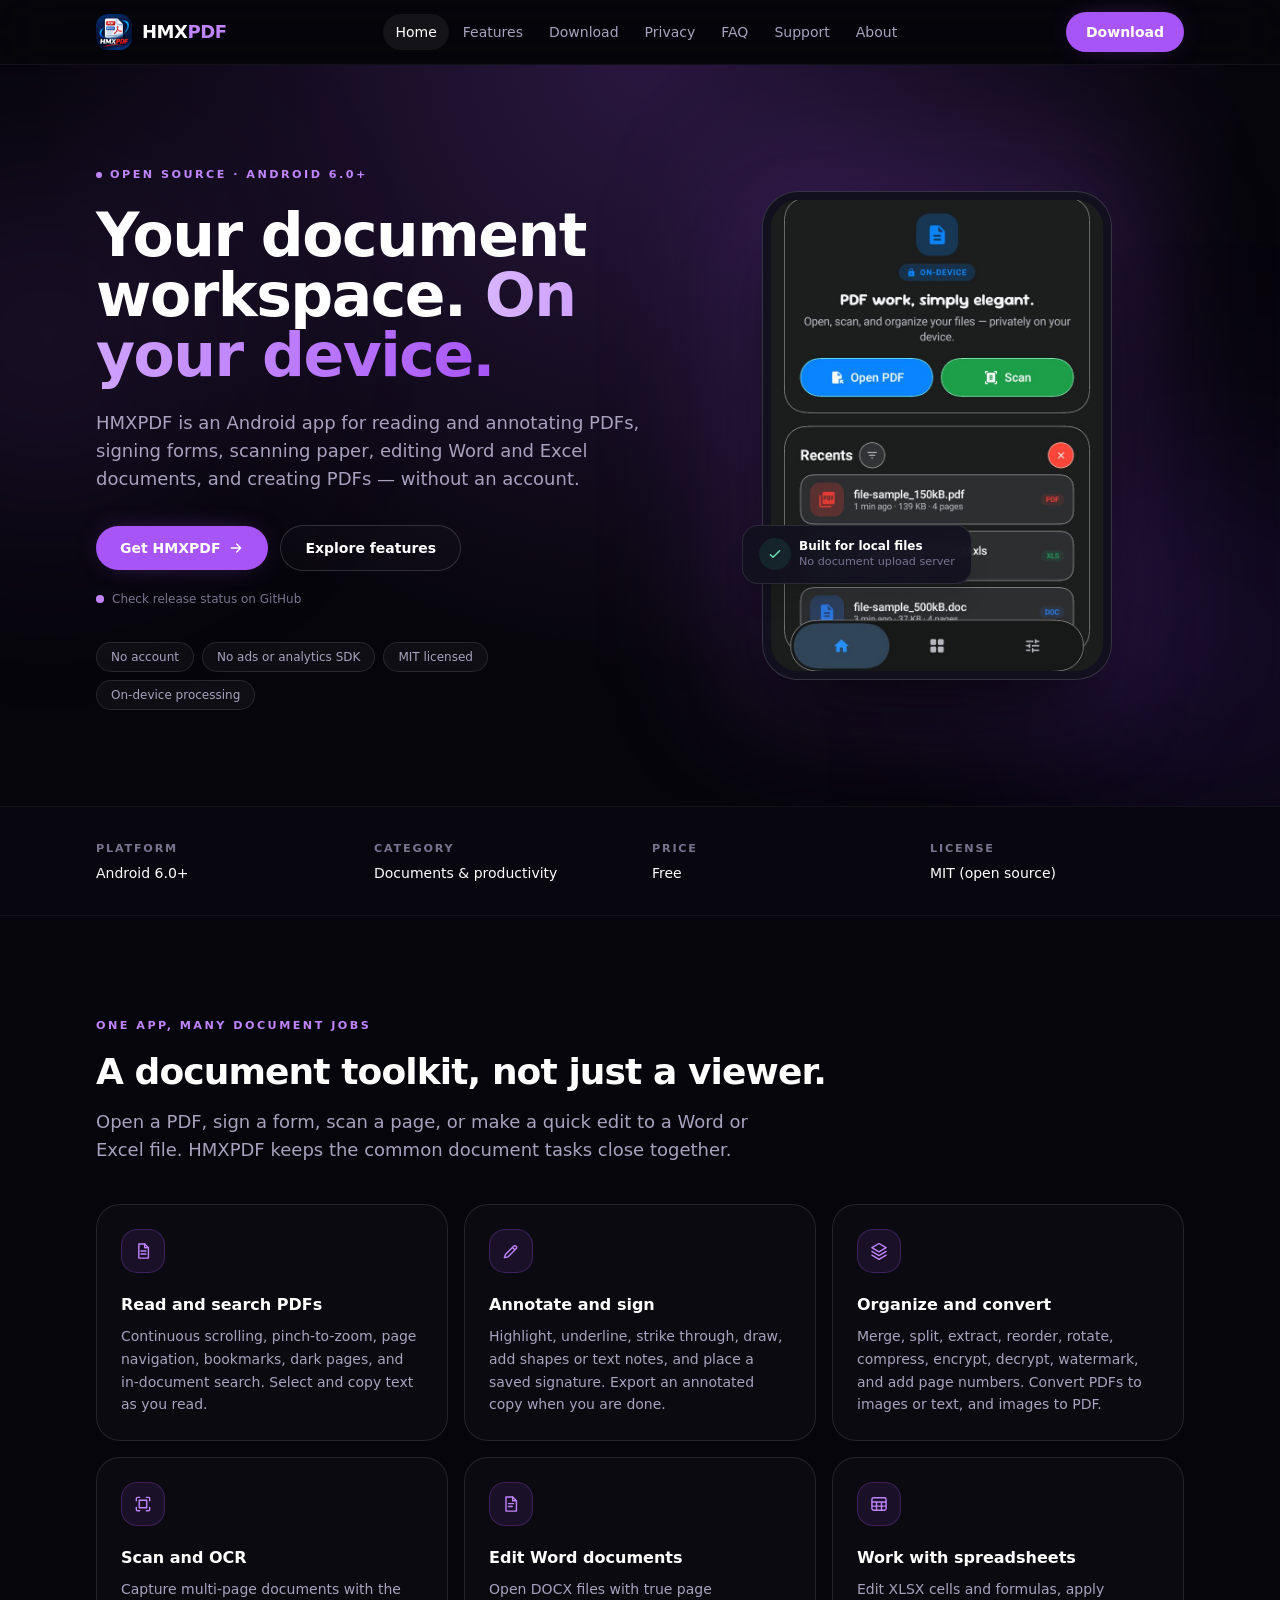
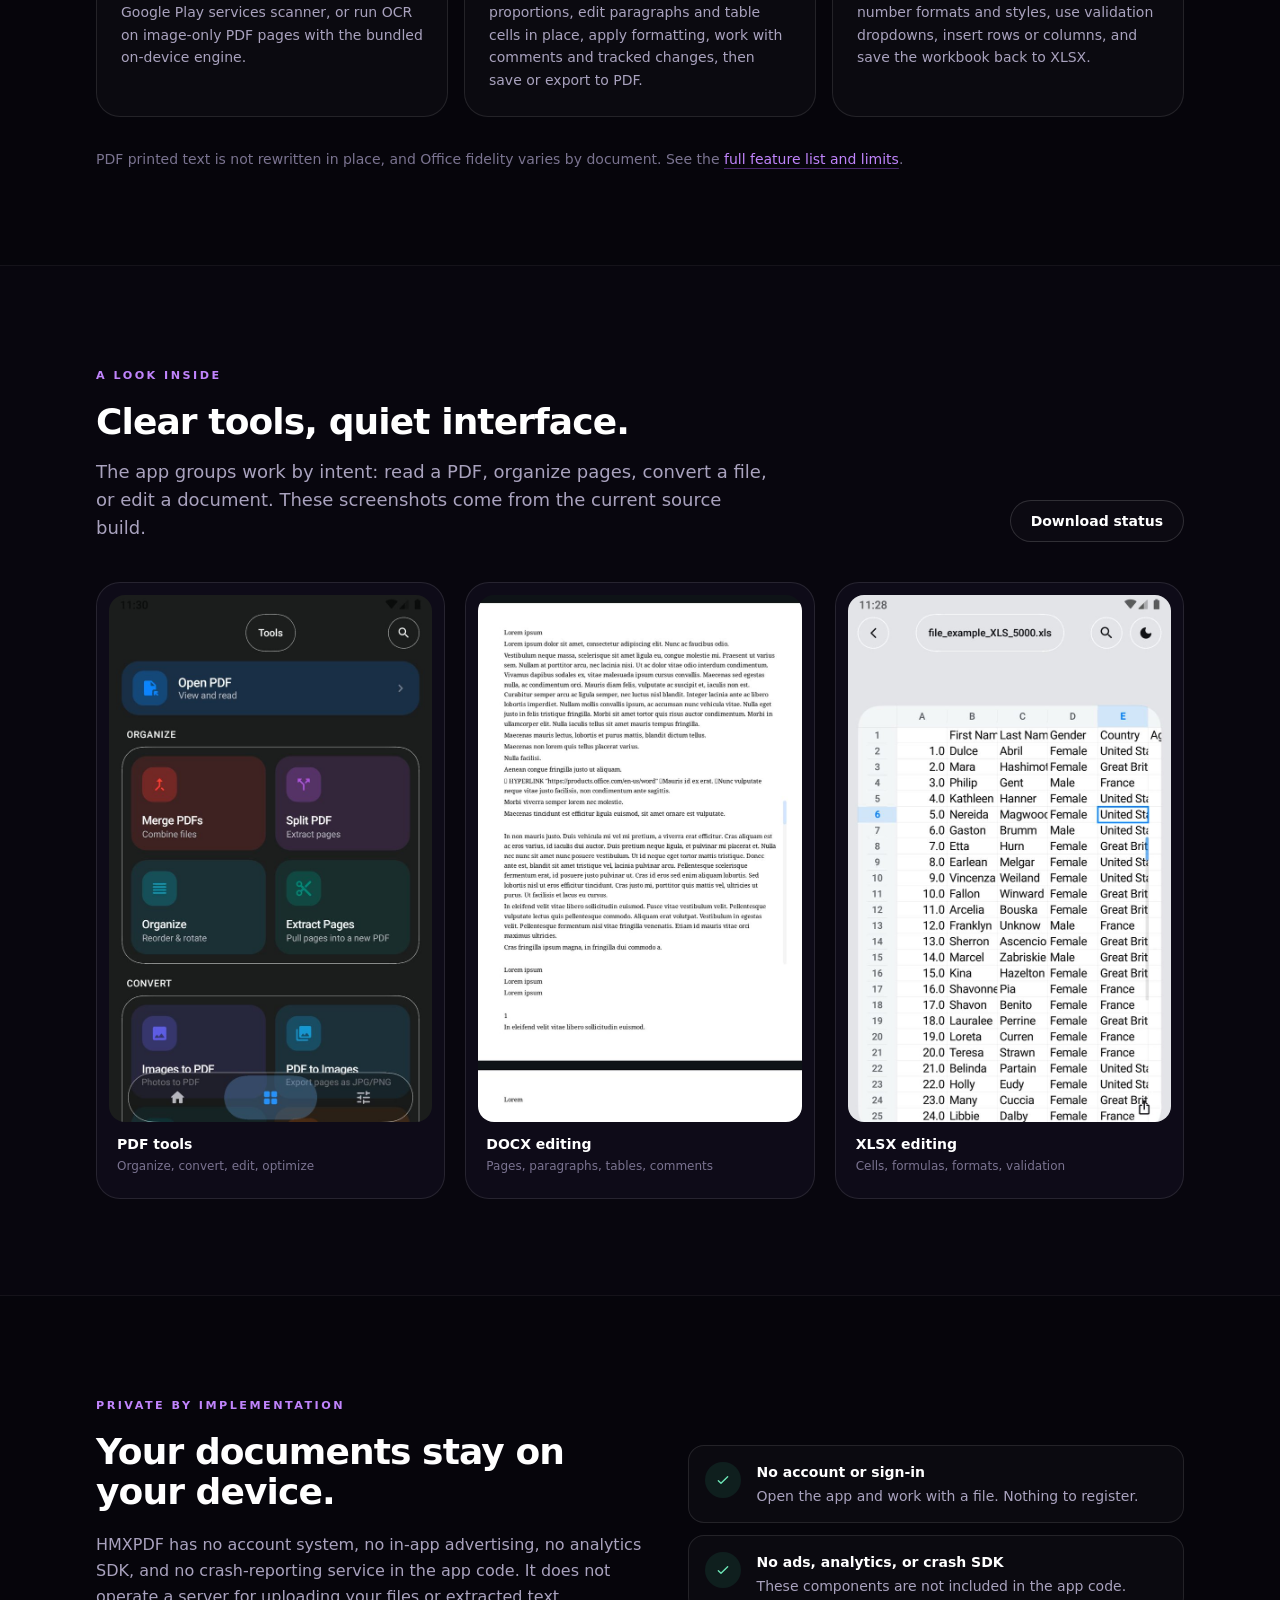
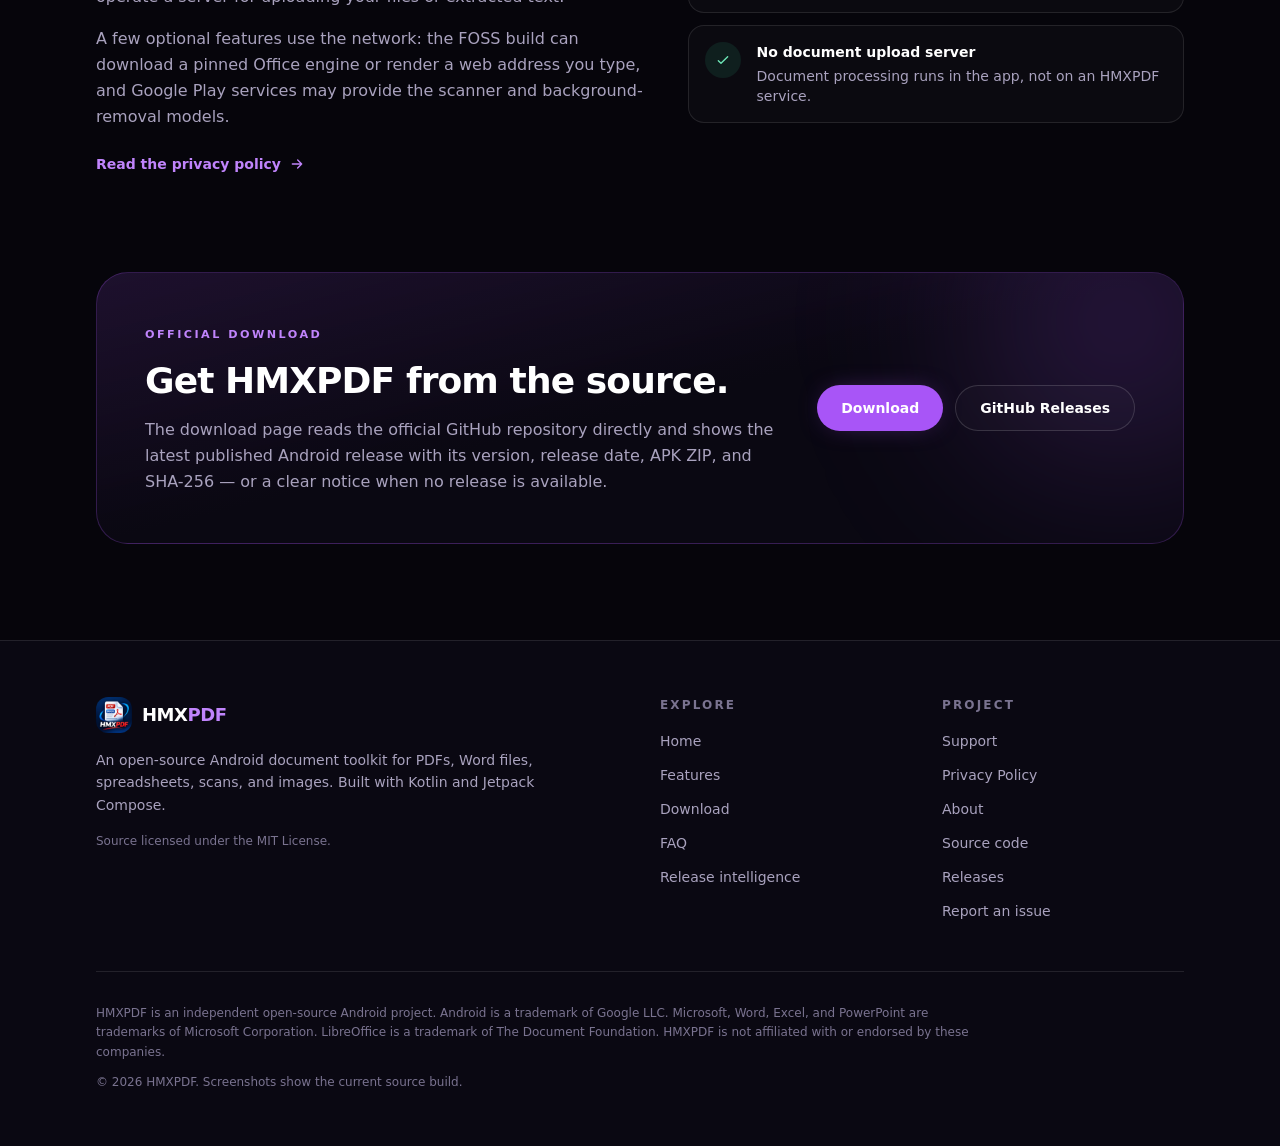
<file: hmxwebsite/index.html>
<!doctype html>
<html lang="en">
  <head>
    <meta charset="utf-8" />
    <meta name="viewport" content="width=device-width, initial-scale=1" />
    <title>HMXPDF — PDF, Word &amp; spreadsheet tools for Android</title>
    <meta
      name="description"
      content="HMXPDF is an open-source Android app for reading and annotating PDFs, signing forms, scanning paper, editing Word and Excel documents, and creating PDFs on your device."
    />
    <meta
      name="keywords"
      content="Android PDF editor, PDF annotation Android, DOCX editor Android, XLSX editor Android, scan to PDF, OCR PDF, open source PDF app"
    />
    <link rel="canonical" href="https://hmxpdf-website.vercel.app/" />
    <meta name="theme-color" content="#0A0812" />
    <meta name="color-scheme" content="dark" />
    <link rel="icon" href="assets/img/favicon-32.png" sizes="32x32" type="image/png" />
    <link rel="apple-touch-icon" href="assets/img/apple-touch-icon.png" />
    <link rel="manifest" href="site.webmanifest" />

    <meta property="og:type" content="website" />
    <meta property="og:site_name" content="HMXPDF" />
    <meta property="og:title" content="HMXPDF — PDF, Word &amp; spreadsheet tools for Android" />
    <meta
      property="og:description"
      content="Read, annotate, sign, scan, and edit documents on your Android device. Open source, no account, no document upload server."
    />
    <meta property="og:url" content="https://hmxpdf-website.vercel.app/" />
    <meta property="og:image" content="https://hmxpdf-website.vercel.app/assets/img/og-image.jpg" />
    <meta property="og:image:width" content="1200" />
    <meta property="og:image:height" content="630" />
    <meta property="og:image:alt" content="HMXPDF — PDF, Word and spreadsheet tools for Android" />
    <meta name="twitter:card" content="summary_large_image" />
    <meta name="twitter:title" content="HMXPDF — PDF, Word &amp; spreadsheet tools for Android" />
    <meta
      name="twitter:description"
      content="Read, annotate, sign, scan, and edit documents on your Android device. Open source, no account, no document upload server."
    />
    <meta name="twitter:image" content="https://hmxpdf-website.vercel.app/assets/img/og-image.jpg" />

    <link rel="stylesheet" href="assets/css/site.css" />
    <script src="assets/js/site.js"></script>
  </head>
  <body class="min-h-screen bg-night-950">
    <a class="skip-link" href="#main">Skip to content</a>

    <header id="site-header" class="site-header">
      <div class="container-x flex h-16 items-center justify-between gap-4">
        <a href="index.html" class="flex items-center gap-2.5" aria-label="HMXPDF home">
          <img src="assets/img/icon-192.png" width="36" height="36" alt="" class="h-9 w-9 rounded-xl" />
          <span class="text-lg font-bold tracking-tight text-white">HMX<span class="text-accent-light">PDF</span></span>
        </a>

        <nav class="hidden items-center gap-0.5 lg:flex" aria-label="Primary">
          <a class="nav-link nav-active" href="index.html" aria-current="page">Home</a>
          <a class="nav-link" href="features.html">Features</a>
          <a class="nav-link" href="download.html">Download</a>
          <a class="nav-link" href="privacy.html">Privacy</a>
          <a class="nav-link" href="faq.html">FAQ</a>
          <a class="nav-link" href="support.html">Support</a>
          <a class="nav-link" href="about.html">About</a>
        </nav>

        <div class="hidden lg:block">
          <a class="btn-primary btn-sm" href="download.html">Download</a>
        </div>

        <button
          id="nav-toggle"
          type="button"
          class="inline-flex h-10 w-10 items-center justify-center rounded-xl border border-white/10 text-white transition hover:border-accent/40 hover:bg-white/5 lg:hidden"
          aria-expanded="false"
          aria-controls="mobile-nav"
          aria-label="Toggle navigation"
        >
          <svg class="icon-open h-5 w-5" viewBox="0 0 24 24" fill="none" stroke="currentColor" stroke-width="1.8" aria-hidden="true">
            <path d="M4 7h16M4 12h16M4 17h16" stroke-linecap="round" />
          </svg>
          <svg class="icon-close h-5 w-5" viewBox="0 0 24 24" fill="none" stroke="currentColor" stroke-width="1.8" aria-hidden="true">
            <path d="M6 6l12 12M18 6L6 18" stroke-linecap="round" />
          </svg>
        </button>
      </div>

      <div id="mobile-nav" class="hidden border-t border-white/5 bg-night-950/98 lg:hidden">
        <nav class="container-x flex flex-col gap-1 py-4" aria-label="Mobile">
          <a class="nav-link nav-active" href="index.html" aria-current="page">Home</a>
          <a class="nav-link" href="features.html">Features</a>
          <a class="nav-link" href="download.html">Download</a>
          <a class="nav-link" href="privacy.html">Privacy</a>
          <a class="nav-link" href="faq.html">FAQ</a>
          <a class="nav-link" href="support.html">Support</a>
          <a class="nav-link" href="about.html">About</a>
          <a class="btn-primary mt-3" href="download.html">Download HMXPDF</a>
        </nav>
      </div>
    </header>

    <main id="main">
      <!-- Hero -->
      <section class="relative overflow-hidden border-b border-white/5">
        <div class="pointer-events-none absolute inset-0 bg-radial-accent" aria-hidden="true"></div>
        <div class="pointer-events-none absolute -left-24 top-32 h-72 w-72 rounded-full bg-accent/20 blur-[120px]" aria-hidden="true"></div>
        <div class="pointer-events-none absolute -right-24 bottom-0 h-80 w-80 rounded-full bg-accent-dark/20 blur-[130px]" aria-hidden="true"></div>

        <div class="container-x relative grid items-center gap-14 py-16 sm:py-20 lg:grid-cols-[1.05fr_0.95fr] lg:gap-12 lg:py-24">
          <div class="hero-rise">
            <p class="eyebrow">
              <span class="inline-block h-1.5 w-1.5 rounded-full bg-accent-light"></span>
              Open source · Android 6.0+
            </p>
            <h1 class="mt-5 max-w-2xl text-balance text-4xl font-bold leading-[1.05] tracking-tight text-white sm:text-5xl lg:text-6xl">
              Your document workspace. <span class="gradient-text">On your device.</span>
            </h1>
            <p class="mt-6 max-w-xl text-base leading-relaxed text-mist sm:text-lg">
              HMXPDF is an Android app for reading and annotating PDFs, signing forms, scanning paper,
              editing Word and Excel documents, and creating PDFs — without an account.
            </p>

            <div class="mt-8 flex flex-wrap items-center gap-3">
              <a href="download.html" class="btn-primary">
                Get HMXPDF
                <svg class="h-4 w-4" viewBox="0 0 24 24" fill="none" stroke="currentColor" stroke-width="2" aria-hidden="true">
                  <path d="M5 12h14m-6-6 6 6-6 6" stroke-linecap="round" stroke-linejoin="round" />
                </svg>
              </a>
              <a href="features.html" class="btn-secondary">Explore features</a>
            </div>

            <a class="mt-5 inline-flex items-center gap-2 text-xs text-mist-dim transition hover:text-accent-light" href="download.html">
              <span class="relative flex h-2 w-2" aria-hidden="true">
                <span class="absolute inline-flex h-full w-full animate-ping rounded-full bg-accent opacity-50"></span>
                <span class="relative inline-flex h-2 w-2 rounded-full bg-accent-light"></span>
              </span>
              <span id="home-release-status">Checking GitHub Releases…</span>
              <noscript><span>Check releases on GitHub</span></noscript>
            </a>

            <ul class="mt-8 flex flex-wrap gap-2 text-xs">
              <li class="pill">No account</li>
              <li class="pill">No ads or analytics SDK</li>
              <li class="pill">MIT licensed</li>
              <li class="pill">On-device processing</li>
            </ul>
          </div>

          <div class="hero-rise hero-rise-delay relative mx-auto w-full max-w-[330px] sm:max-w-[350px]">
            <div class="absolute -inset-8 rounded-[3.5rem] bg-accent/20 blur-3xl" aria-hidden="true"></div>
            <div class="phone relative">
              <img
                src="assets/img/screenshot-home.jpg"
                width="720"
                height="1020"
                alt="HMXPDF home screen showing Open PDF and Scan actions with the recent files list"
                fetchpriority="high"
              />
            </div>
            <div class="absolute -left-5 bottom-24 hidden items-center gap-2 rounded-2xl border border-white/10 bg-night-800/90 px-4 py-3 shadow-xl backdrop-blur sm:flex">
              <span class="flex h-8 w-8 items-center justify-center rounded-full bg-emerald-400/10 text-emerald-300">
                <svg class="h-4 w-4" viewBox="0 0 24 24" fill="none" stroke="currentColor" stroke-width="2" aria-hidden="true">
                  <path d="m5 13 4 4L19 7" stroke-linecap="round" stroke-linejoin="round" />
                </svg>
              </span>
              <div>
                <p class="text-xs font-semibold text-white">Built for local files</p>
                <p class="text-[0.7rem] text-mist-dim">No document upload server</p>
              </div>
            </div>
          </div>
        </div>
      </section>

      <!-- App facts / structured data -->
      <section class="border-b border-white/5 bg-night-900/50">
        <div class="container-x py-8" itemscope itemtype="https://schema.org/SoftwareApplication">
          <meta itemprop="name" content="HMXPDF" />
          <meta itemprop="applicationCategory" content="ProductivityApplication" />
          <meta itemprop="applicationSubCategory" content="PDF, Word and spreadsheet editor" />
          <meta itemprop="operatingSystem" content="Android 6.0 (API 23) or newer" />
          <meta itemprop="license" content="https://opensource.org/license/mit" />
          <link itemprop="url" href="https://hmxpdf-website.vercel.app/" />
          <link itemprop="downloadUrl" href="https://github.com/tanishka1233/HMXPDF/releases" />
          <meta
            itemprop="featureList"
            content="PDF reading and search, annotation and signatures, PDF forms and page tools, OCR and document scanning, DOCX editing, XLSX editing, image editing, PDF creation"
          />
          <div itemprop="offers" itemscope itemtype="https://schema.org/Offer">
            <meta itemprop="price" content="0" />
            <meta itemprop="priceCurrency" content="USD" />
          </div>

          <dl class="grid grid-cols-2 gap-6 text-sm sm:grid-cols-4">
            <div>
              <dt class="text-[0.7rem] font-semibold uppercase tracking-[0.16em] text-mist-dim">Platform</dt>
              <dd class="mt-1 font-medium text-white">Android 6.0+</dd>
            </div>
            <div>
              <dt class="text-[0.7rem] font-semibold uppercase tracking-[0.16em] text-mist-dim">Category</dt>
              <dd class="mt-1 font-medium text-white">Documents &amp; productivity</dd>
            </div>
            <div>
              <dt class="text-[0.7rem] font-semibold uppercase tracking-[0.16em] text-mist-dim">Price</dt>
              <dd class="mt-1 font-medium text-white">Free</dd>
            </div>
            <div>
              <dt class="text-[0.7rem] font-semibold uppercase tracking-[0.16em] text-mist-dim">License</dt>
              <dd class="mt-1 font-medium text-white">MIT (open source)</dd>
            </div>
          </dl>
        </div>
      </section>

      <!-- Feature grid -->
      <section class="container-x py-16 sm:py-24">
        <div class="reveal max-w-3xl">
          <p class="eyebrow">One app, many document jobs</p>
          <h2 class="section-title mt-4">A document toolkit, not just a viewer.</h2>
          <p class="section-lead">
            Open a PDF, sign a form, scan a page, or make a quick edit to a Word or Excel file.
            HMXPDF keeps the common document tasks close together.
          </p>
        </div>

        <div class="mt-10 grid gap-4 sm:grid-cols-2 lg:grid-cols-3">
          <article class="card reveal">
            <span class="icon-tile">
              <svg class="h-5 w-5" viewBox="0 0 24 24" fill="none" stroke="currentColor" stroke-width="1.7" aria-hidden="true">
                <path d="M7 3.5h7l4.5 4.5v12.5H7z" stroke-linejoin="round" />
                <path d="M14 3.5V8h4.5M9.5 12h6M9.5 15.5h6" stroke-linecap="round" stroke-linejoin="round" />
              </svg>
            </span>
            <h3 class="mt-5 text-base font-semibold text-white">Read and search PDFs</h3>
            <p class="mt-2 text-sm leading-relaxed text-mist">
              Continuous scrolling, pinch-to-zoom, page navigation, bookmarks, dark pages, and
              in-document search. Select and copy text as you read.
            </p>
          </article>

          <article class="card reveal">
            <span class="icon-tile">
              <svg class="h-5 w-5" viewBox="0 0 24 24" fill="none" stroke="currentColor" stroke-width="1.7" aria-hidden="true">
                <path d="m4 20 4.5-1 9.6-9.6a2.1 2.1 0 0 0-3-3L5.5 16z" stroke-linejoin="round" />
                <path d="m13.5 7.5 3 3" />
              </svg>
            </span>
            <h3 class="mt-5 text-base font-semibold text-white">Annotate and sign</h3>
            <p class="mt-2 text-sm leading-relaxed text-mist">
              Highlight, underline, strike through, draw, add shapes or text notes, and place a saved
              signature. Export an annotated copy when you are done.
            </p>
          </article>

          <article class="card reveal">
            <span class="icon-tile">
              <svg class="h-5 w-5" viewBox="0 0 24 24" fill="none" stroke="currentColor" stroke-width="1.7" aria-hidden="true">
                <path d="M12 3 3.5 8 12 13l8.5-5z" stroke-linejoin="round" />
                <path d="m3.5 12.5 8.5 5 8.5-5M3.5 17 12 22l8.5-5" stroke-linecap="round" stroke-linejoin="round" />
              </svg>
            </span>
            <h3 class="mt-5 text-base font-semibold text-white">Organize and convert</h3>
            <p class="mt-2 text-sm leading-relaxed text-mist">
              Merge, split, extract, reorder, rotate, compress, encrypt, decrypt, watermark, and add
              page numbers. Convert PDFs to images or text, and images to PDF.
            </p>
          </article>

          <article class="card reveal">
            <span class="icon-tile">
              <svg class="h-5 w-5" viewBox="0 0 24 24" fill="none" stroke="currentColor" stroke-width="1.7" aria-hidden="true">
                <path d="M4 8V5.5A1.5 1.5 0 0 1 5.5 4H8M16 4h2.5A1.5 1.5 0 0 1 20 5.5V8M20 16v2.5a1.5 1.5 0 0 1-1.5 1.5H16M8 20H5.5A1.5 1.5 0 0 1 4 18.5V16" stroke-linecap="round" />
                <path d="M7.5 7.5h9v9h-9z" stroke-linejoin="round" />
              </svg>
            </span>
            <h3 class="mt-5 text-base font-semibold text-white">Scan and OCR</h3>
            <p class="mt-2 text-sm leading-relaxed text-mist">
              Capture multi-page documents with the Google Play services scanner, or run OCR on
              image-only PDF pages with the bundled on-device engine.
            </p>
          </article>

          <article class="card reveal">
            <span class="icon-tile">
              <svg class="h-5 w-5" viewBox="0 0 24 24" fill="none" stroke="currentColor" stroke-width="1.7" aria-hidden="true">
                <path d="M6 3.5h8l4.5 4.5v12.5H6z" stroke-linejoin="round" />
                <path d="M14 3.5V8h4.5M9 11.5h6M9 15h4.5" stroke-linecap="round" />
              </svg>
            </span>
            <h3 class="mt-5 text-base font-semibold text-white">Edit Word documents</h3>
            <p class="mt-2 text-sm leading-relaxed text-mist">
              Open DOCX files with true page proportions, edit paragraphs and table cells in place,
              apply formatting, work with comments and tracked changes, then save or export to PDF.
            </p>
          </article>

          <article class="card reveal">
            <span class="icon-tile">
              <svg class="h-5 w-5" viewBox="0 0 24 24" fill="none" stroke="currentColor" stroke-width="1.7" aria-hidden="true">
                <rect x="3.5" y="4.5" width="17" height="15" rx="2" />
                <path d="M3.5 9.5h17M9 9.5v10M15 9.5v10M3.5 14.5h17" />
              </svg>
            </span>
            <h3 class="mt-5 text-base font-semibold text-white">Work with spreadsheets</h3>
            <p class="mt-2 text-sm leading-relaxed text-mist">
              Edit XLSX cells and formulas, apply number formats and styles, use validation
              dropdowns, insert rows or columns, and save the workbook back to XLSX.
            </p>
          </article>
        </div>

        <p class="mt-8 text-sm text-mist-dim">
          PDF printed text is not rewritten in place, and Office fidelity varies by document. See the
          <a class="text-accent-light underline decoration-accent/40 underline-offset-4 hover:text-white" href="features.html">full feature list and limits</a>.
        </p>
      </section>

      <!-- Screens -->
      <section class="border-y border-white/5 bg-night-900/40">
        <div class="container-x py-16 sm:py-24">
          <div class="reveal flex flex-col gap-4 sm:flex-row sm:items-end sm:justify-between">
            <div class="max-w-2xl">
              <p class="eyebrow">A look inside</p>
              <h2 class="section-title mt-4">Clear tools, quiet interface.</h2>
              <p class="section-lead">
                The app groups work by intent: read a PDF, organize pages, convert a file, or edit a
                document. These screenshots come from the current source build.
              </p>
            </div>
            <a href="download.html" class="btn-secondary btn-sm shrink-0">Download status</a>
          </div>

          <div class="mt-10 grid gap-5 sm:grid-cols-3">
            <figure class="reveal rounded-3xl border border-white/10 bg-night-850 p-3">
              <img
                src="assets/img/screenshot-tools.jpg"
                width="720"
                height="1173"
                loading="lazy"
                alt="HMXPDF Tools screen with PDF organizing and conversion tools"
                class="rounded-2xl"
              />
              <figcaption class="px-2 py-3">
                <p class="text-sm font-semibold text-white">PDF tools</p>
                <p class="mt-1 text-xs text-mist-dim">Organize, convert, edit, optimize</p>
              </figcaption>
            </figure>

            <figure class="reveal rounded-3xl border border-white/10 bg-night-850 p-3">
              <img
                src="assets/img/screenshot-docx.jpg"
                width="720"
                height="1173"
                loading="lazy"
                alt="A Word document open in HMXPDF with true page proportions and margins"
                class="rounded-2xl"
              />
              <figcaption class="px-2 py-3">
                <p class="text-sm font-semibold text-white">DOCX editing</p>
                <p class="mt-1 text-xs text-mist-dim">Pages, paragraphs, tables, comments</p>
              </figcaption>
            </figure>

            <figure class="reveal rounded-3xl border border-white/10 bg-night-850 p-3">
              <img
                src="assets/img/screenshot-xlsx.jpg"
                width="720"
                height="1173"
                loading="lazy"
                alt="A spreadsheet open in HMXPDF with cell editing controls"
                class="rounded-2xl"
              />
              <figcaption class="px-2 py-3">
                <p class="text-sm font-semibold text-white">XLSX editing</p>
                <p class="mt-1 text-xs text-mist-dim">Cells, formulas, formats, validation</p>
              </figcaption>
            </figure>
          </div>
        </div>
      </section>

      <!-- Privacy -->
      <section class="container-x py-16 sm:py-24">
        <div class="grid items-center gap-10 lg:grid-cols-[1fr_0.9fr]">
          <div class="reveal">
            <p class="eyebrow">Private by implementation</p>
            <h2 class="section-title mt-4">Your documents stay on your device.</h2>
            <p class="mt-5 text-base leading-relaxed text-mist">
              HMXPDF has no account system, no in-app advertising, no analytics SDK, and no
              crash-reporting service in the app code. It does not operate a server for uploading
              your files or extracted text.
            </p>
            <p class="mt-4 text-base leading-relaxed text-mist">
              A few optional features use the network: the FOSS build can download a pinned Office
              engine or render a web address you type, and Google Play services may provide the
              scanner and background-removal models.
            </p>
            <a href="privacy.html" class="mt-6 inline-flex items-center gap-2 text-sm font-semibold text-accent-light transition hover:text-white">
              Read the privacy policy
              <svg class="h-4 w-4" viewBox="0 0 24 24" fill="none" stroke="currentColor" stroke-width="2" aria-hidden="true">
                <path d="M5 12h14m-6-6 6 6-6 6" stroke-linecap="round" stroke-linejoin="round" />
              </svg>
            </a>
          </div>

          <ul class="reveal space-y-3">
            <li class="flex items-start gap-4 rounded-2xl border border-white/10 bg-white/[0.025] p-4">
              <span class="flex h-9 w-9 shrink-0 items-center justify-center rounded-full bg-emerald-400/10 text-emerald-300">
                <svg class="h-4 w-4" viewBox="0 0 24 24" fill="none" stroke="currentColor" stroke-width="2" aria-hidden="true">
                  <path d="m5 13 4 4L19 7" stroke-linecap="round" stroke-linejoin="round" />
                </svg>
              </span>
              <div>
                <p class="text-sm font-semibold text-white">No account or sign-in</p>
                <p class="mt-1 text-sm text-mist">Open the app and work with a file. Nothing to register.</p>
              </div>
            </li>
            <li class="flex items-start gap-4 rounded-2xl border border-white/10 bg-white/[0.025] p-4">
              <span class="flex h-9 w-9 shrink-0 items-center justify-center rounded-full bg-emerald-400/10 text-emerald-300">
                <svg class="h-4 w-4" viewBox="0 0 24 24" fill="none" stroke="currentColor" stroke-width="2" aria-hidden="true">
                  <path d="m5 13 4 4L19 7" stroke-linecap="round" stroke-linejoin="round" />
                </svg>
              </span>
              <div>
                <p class="text-sm font-semibold text-white">No ads, analytics, or crash SDK</p>
                <p class="mt-1 text-sm text-mist">These components are not included in the app code.</p>
              </div>
            </li>
            <li class="flex items-start gap-4 rounded-2xl border border-white/10 bg-white/[0.025] p-4">
              <span class="flex h-9 w-9 shrink-0 items-center justify-center rounded-full bg-emerald-400/10 text-emerald-300">
                <svg class="h-4 w-4" viewBox="0 0 24 24" fill="none" stroke="currentColor" stroke-width="2" aria-hidden="true">
                  <path d="m5 13 4 4L19 7" stroke-linecap="round" stroke-linejoin="round" />
                </svg>
              </span>
              <div>
                <p class="text-sm font-semibold text-white">No document upload server</p>
                <p class="mt-1 text-sm text-mist">Document processing runs in the app, not on an HMXPDF service.</p>
              </div>
            </li>
          </ul>
        </div>
      </section>

      <!-- Download CTA -->
      <section class="container-x pb-16 sm:pb-24">
        <div class="reveal relative overflow-hidden rounded-[2rem] border border-accent/25 bg-gradient-to-br from-accent/15 via-night-900 to-night-900 p-8 sm:p-12">
          <div class="pointer-events-none absolute -right-16 -top-20 h-64 w-64 rounded-full bg-accent/25 blur-[100px]" aria-hidden="true"></div>
          <div class="relative flex flex-col items-start justify-between gap-8 lg:flex-row lg:items-center">
            <div class="max-w-2xl">
              <p class="eyebrow">Official download</p>
              <h2 class="mt-4 text-3xl font-bold tracking-tight text-white sm:text-4xl">Get HMXPDF from the source.</h2>
              <p class="mt-4 text-base leading-relaxed text-mist">
                The download page reads the official GitHub repository directly and shows the latest
                published Android release with its version, release date, APK ZIP, and SHA-256 — or a clear
                notice when no release is available.
              </p>
            </div>
            <div class="flex shrink-0 flex-wrap gap-3">
              <a class="btn-primary" href="download.html">Download</a>
              <a class="btn-secondary" href="https://github.com/tanishka1233/HMXPDF/releases" target="_blank" rel="noopener noreferrer">GitHub Releases</a>
            </div>
          </div>
        </div>
      </section>
    </main>

    <footer class="border-t border-white/10 bg-night-900">
      <div class="container-x py-14">
        <div class="grid gap-10 md:grid-cols-4">
          <div class="md:col-span-2">
            <a href="index.html" class="flex items-center gap-2.5" aria-label="HMXPDF home">
              <img src="assets/img/icon-192.png" width="36" height="36" alt="" class="h-9 w-9 rounded-xl" />
              <span class="text-lg font-bold tracking-tight text-white">HMX<span class="text-accent-light">PDF</span></span>
            </a>
            <p class="mt-4 max-w-md text-sm leading-relaxed text-mist">
              An open-source Android document toolkit for PDFs, Word files, spreadsheets, scans, and
              images. Built with Kotlin and Jetpack Compose.
            </p>
            <p class="mt-4 text-xs text-mist-dim">Source licensed under the MIT License.</p>
          </div>

          <div>
            <p class="text-xs font-semibold uppercase tracking-[0.18em] text-mist-dim">Explore</p>
            <ul class="mt-4 space-y-2.5">
              <li><a class="footer-link" href="index.html">Home</a></li>
              <li><a class="footer-link" href="features.html">Features</a></li>
              <li><a class="footer-link" href="download.html">Download</a></li>
              <li><a class="footer-link" href="faq.html">FAQ</a></li>
              <li><a class="footer-link" href="release-intelligence.html">Release intelligence</a></li>
            </ul>
          </div>

          <div>
            <p class="text-xs font-semibold uppercase tracking-[0.18em] text-mist-dim">Project</p>
            <ul class="mt-4 space-y-2.5">
              <li><a class="footer-link" href="support.html">Support</a></li>
              <li><a class="footer-link" href="privacy.html">Privacy Policy</a></li>
              <li><a class="footer-link" href="about.html">About</a></li>
              <li>
                <a class="footer-link" href="https://github.com/tanishka1233/HMXPDF" target="_blank" rel="noopener noreferrer">Source code</a>
              </li>
              <li>
                <a class="footer-link" href="https://github.com/tanishka1233/HMXPDF/releases" target="_blank" rel="noopener noreferrer">Releases</a>
              </li>
              <li>
                <a class="footer-link" href="https://github.com/tanishka1233/HMXPDF/issues" target="_blank" rel="noopener noreferrer">Report an issue</a>
              </li>
            </ul>
          </div>
        </div>

        <div class="mt-12 border-t border-white/10 pt-8">
          <p class="max-w-4xl text-xs leading-relaxed text-mist-dim">
            HMXPDF is an independent open-source Android project. Android is a trademark of Google
            LLC. Microsoft, Word, Excel, and PowerPoint are trademarks of Microsoft Corporation.
            LibreOffice is a trademark of The Document Foundation. HMXPDF is not affiliated with or
            endorsed by these companies.
          </p>
          <p class="mt-3 text-xs text-mist-dim">
            © <span data-year>2026</span> HMXPDF. Screenshots show the current source build.
          </p>
        </div>
      </div>
    </footer>

    <script src="assets/js/release.js" defer></script>
  </body>
</html>
</file>
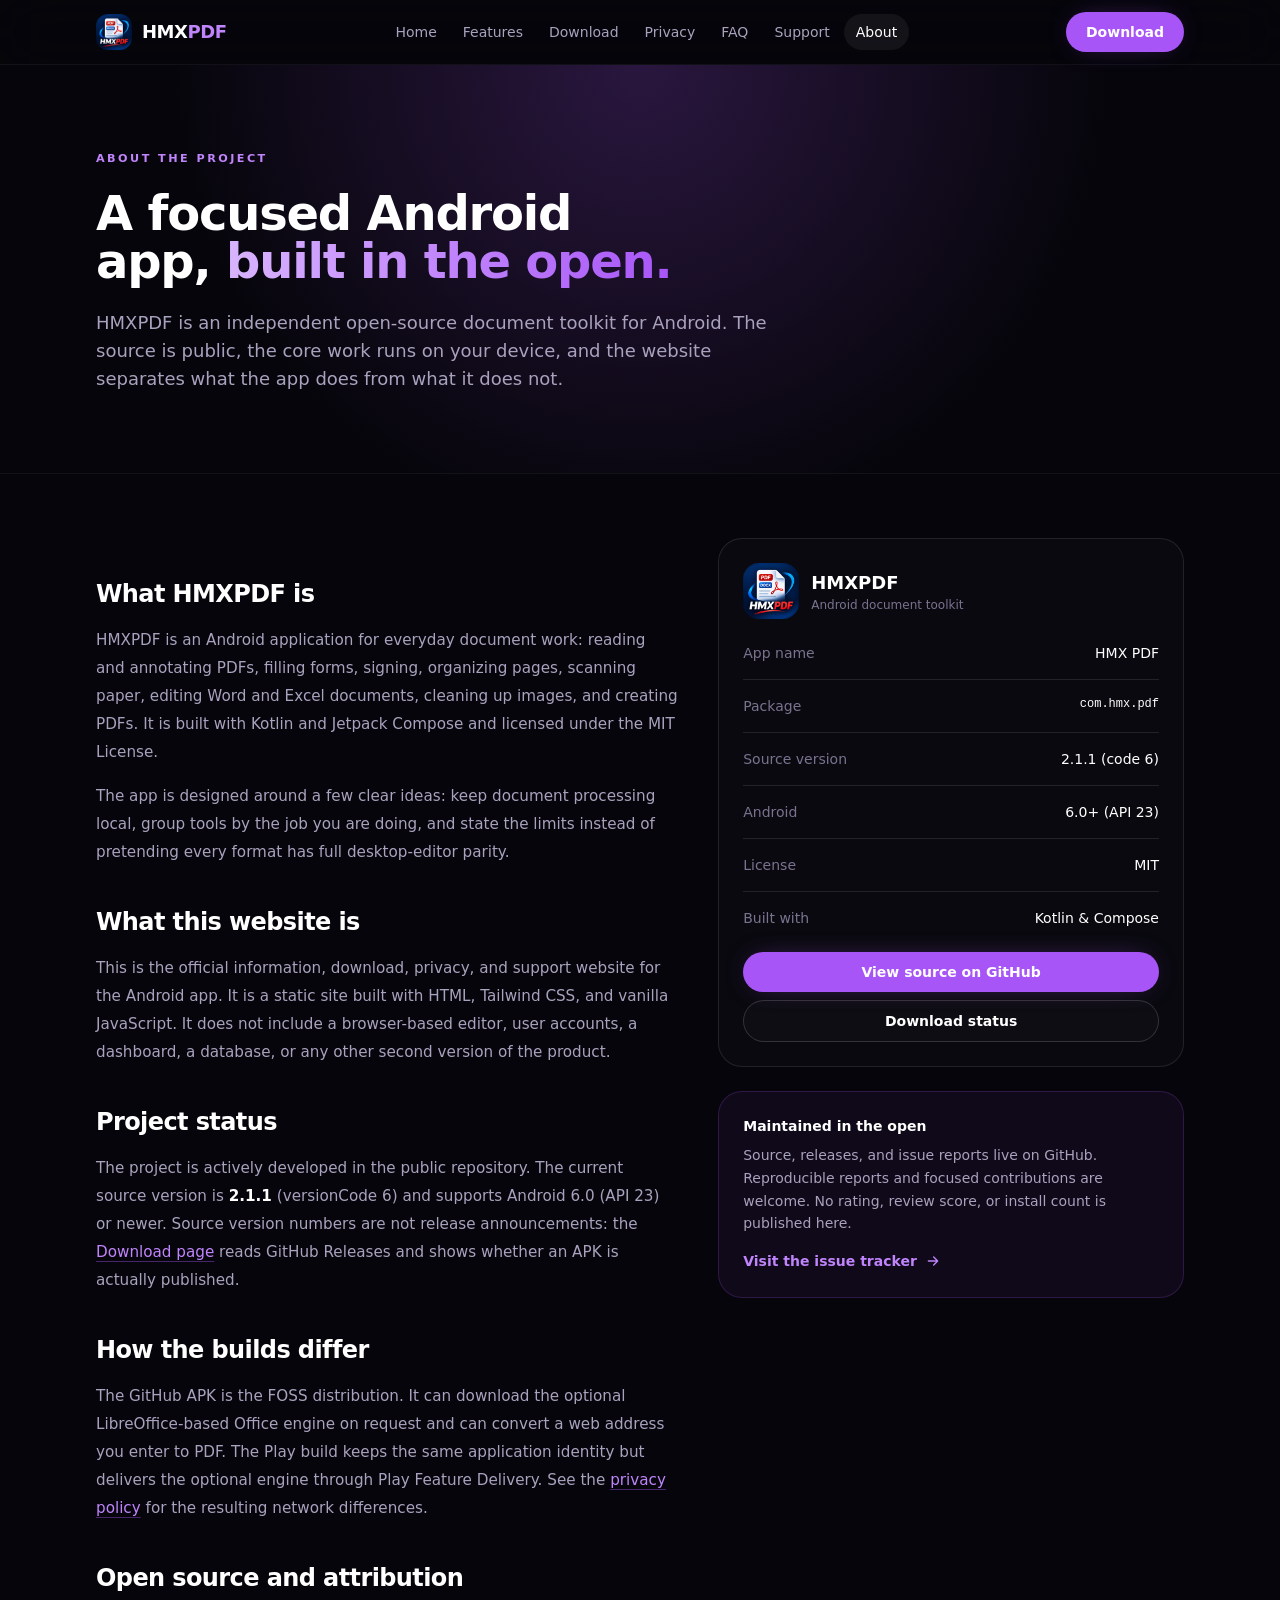
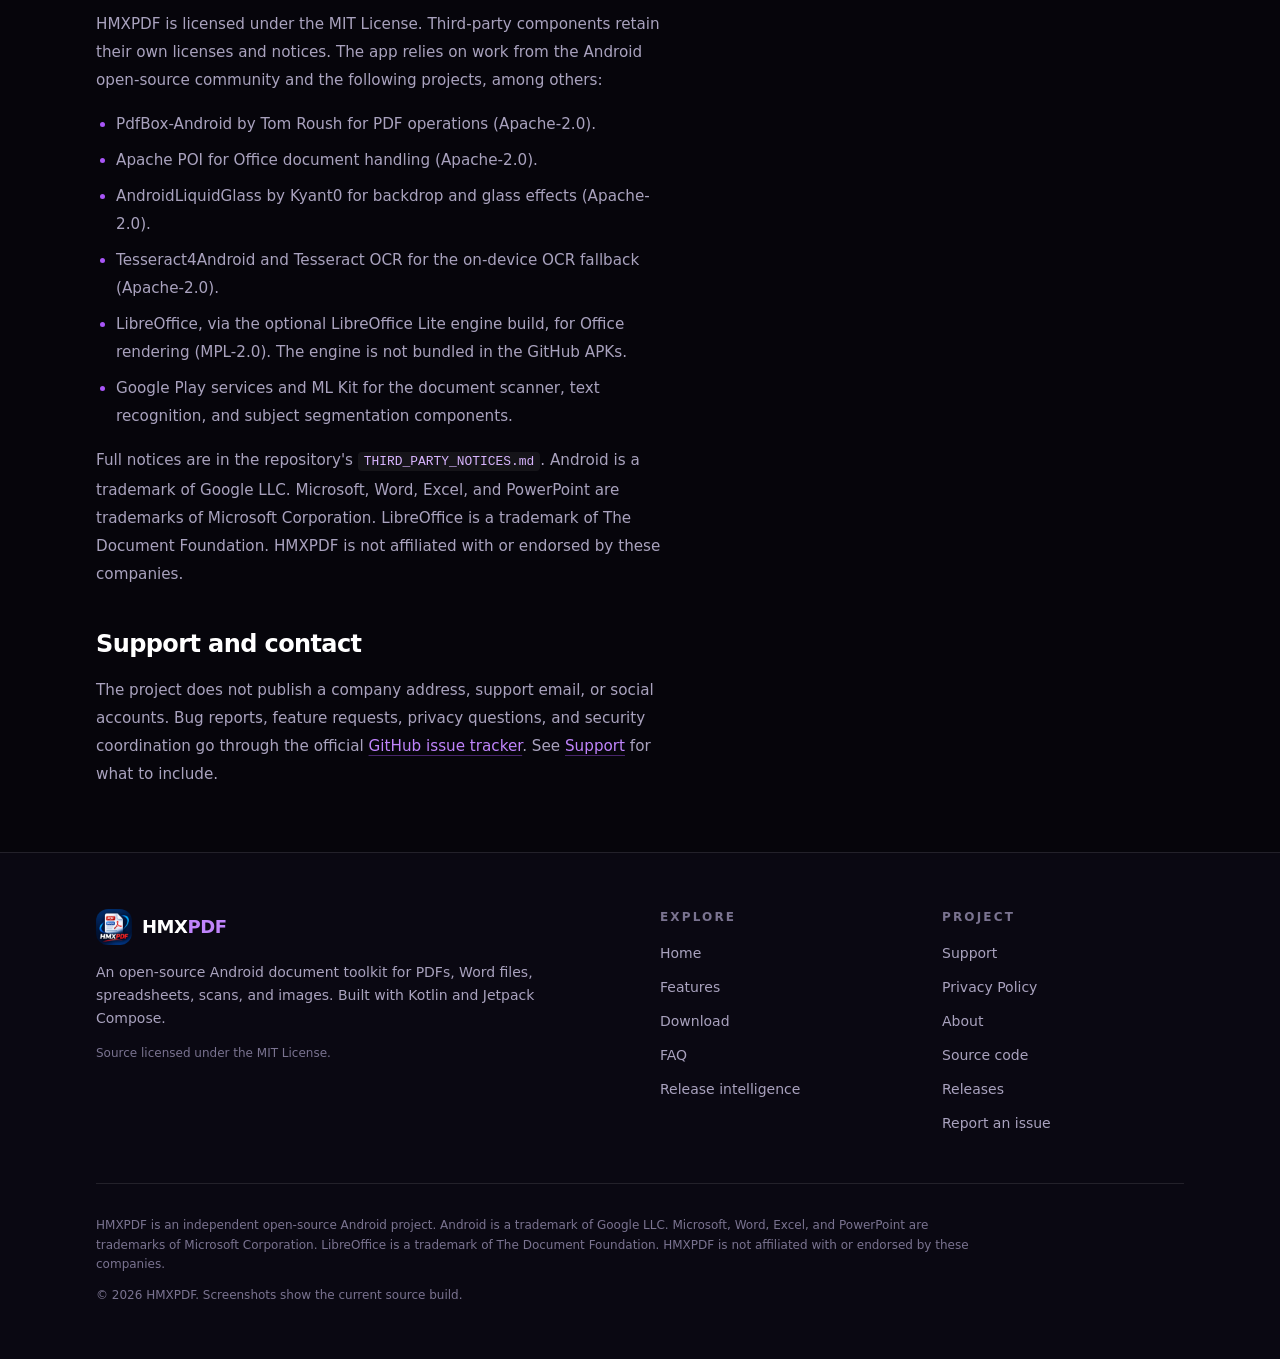
<file: hmxwebsite/about.html>
<!doctype html>
<html lang="en">
  <head>
    <meta charset="utf-8" />
    <meta name="viewport" content="width=device-width, initial-scale=1" />
    <title>About — HMXPDF</title>
    <meta
      name="description"
      content="About HMXPDF: an independent, MIT-licensed Android document app built with Kotlin and Jetpack Compose, focused on local processing, focused tools, and honest limits."
    />
    <link rel="canonical" href="https://hmxpdf-website.vercel.app/about" />
    <meta name="theme-color" content="#0A0812" />
    <meta name="color-scheme" content="dark" />
    <link rel="icon" href="assets/img/favicon-32.png" sizes="32x32" type="image/png" />
    <link rel="apple-touch-icon" href="assets/img/apple-touch-icon.png" />
    <link rel="manifest" href="site.webmanifest" />

    <meta property="og:type" content="website" />
    <meta property="og:site_name" content="HMXPDF" />
    <meta property="og:title" content="About — HMXPDF" />
    <meta
      property="og:description"
      content="An independent, MIT-licensed Android document app built with Kotlin and Jetpack Compose, focused on local processing and honest limits."
    />
    <meta property="og:url" content="https://hmxpdf-website.vercel.app/about" />
    <meta property="og:image" content="https://hmxpdf-website.vercel.app/assets/img/og-image.jpg" />
    <meta property="og:image:width" content="1200" />
    <meta property="og:image:height" content="630" />
    <meta property="og:image:alt" content="HMXPDF — PDF, Word and spreadsheet tools for Android" />
    <meta name="twitter:card" content="summary_large_image" />
    <meta name="twitter:title" content="About — HMXPDF" />
    <meta
      name="twitter:description"
      content="An independent, MIT-licensed Android document app built with Kotlin and Jetpack Compose, focused on local processing and honest limits."
    />
    <meta name="twitter:image" content="https://hmxpdf-website.vercel.app/assets/img/og-image.jpg" />

    <link rel="stylesheet" href="assets/css/site.css" />
    <script src="assets/js/site.js"></script>
  </head>
  <body class="min-h-screen bg-night-950">
    <a class="skip-link" href="#main">Skip to content</a>

    <header id="site-header" class="site-header">
      <div class="container-x flex h-16 items-center justify-between gap-4">
        <a href="index.html" class="flex items-center gap-2.5" aria-label="HMXPDF home">
          <img src="assets/img/icon-192.png" width="36" height="36" alt="" class="h-9 w-9 rounded-xl" />
          <span class="text-lg font-bold tracking-tight text-white">HMX<span class="text-accent-light">PDF</span></span>
        </a>

        <nav class="hidden items-center gap-0.5 lg:flex" aria-label="Primary">
          <a class="nav-link" href="index.html">Home</a>
          <a class="nav-link" href="features.html">Features</a>
          <a class="nav-link" href="download.html">Download</a>
          <a class="nav-link" href="privacy.html">Privacy</a>
          <a class="nav-link" href="faq.html">FAQ</a>
          <a class="nav-link" href="support.html">Support</a>
          <a class="nav-link nav-active" href="about.html" aria-current="page">About</a>
        </nav>

        <div class="hidden lg:block">
          <a class="btn-primary btn-sm" href="download.html">Download</a>
        </div>

        <button
          id="nav-toggle"
          type="button"
          class="inline-flex h-10 w-10 items-center justify-center rounded-xl border border-white/10 text-white transition hover:border-accent/40 hover:bg-white/5 lg:hidden"
          aria-expanded="false"
          aria-controls="mobile-nav"
          aria-label="Toggle navigation"
        >
          <svg class="icon-open h-5 w-5" viewBox="0 0 24 24" fill="none" stroke="currentColor" stroke-width="1.8" aria-hidden="true">
            <path d="M4 7h16M4 12h16M4 17h16" stroke-linecap="round" />
          </svg>
          <svg class="icon-close h-5 w-5" viewBox="0 0 24 24" fill="none" stroke="currentColor" stroke-width="1.8" aria-hidden="true">
            <path d="M6 6l12 12M18 6L6 18" stroke-linecap="round" />
          </svg>
        </button>
      </div>

      <div id="mobile-nav" class="hidden border-t border-white/5 bg-night-950/95 lg:hidden">
        <nav class="container-x flex flex-col gap-1 py-4" aria-label="Mobile">
          <a class="nav-link" href="index.html">Home</a>
          <a class="nav-link" href="features.html">Features</a>
          <a class="nav-link" href="download.html">Download</a>
          <a class="nav-link" href="privacy.html">Privacy</a>
          <a class="nav-link" href="faq.html">FAQ</a>
          <a class="nav-link" href="support.html">Support</a>
          <a class="nav-link nav-active" href="about.html" aria-current="page">About</a>
          <a class="btn-primary mt-3" href="download.html">Download HMXPDF</a>
        </nav>
      </div>
    </header>

    <main id="main">
      <section class="relative overflow-hidden border-b border-white/5">
        <div class="pointer-events-none absolute inset-0 bg-radial-accent" aria-hidden="true"></div>
        <div class="container-x relative py-16 sm:py-20">
          <p class="eyebrow hero-rise">About the project</p>
          <h1 class="hero-rise mt-5 max-w-3xl text-balance text-4xl font-bold tracking-tight text-white sm:text-5xl">
            A focused Android app, <span class="gradient-text">built in the open.</span>
          </h1>
          <p class="hero-rise hero-rise-delay mt-6 max-w-2xl text-base leading-relaxed text-mist sm:text-lg">
            HMXPDF is an independent open-source document toolkit for Android. The source is public,
            the core work runs on your device, and the website separates what the app does from what
            it does not.
          </p>
        </div>
      </section>

      <section class="container-x py-12 sm:py-16">
        <div class="grid gap-10 lg:grid-cols-[1fr_0.8fr]">
          <div class="prose-site max-w-2xl">
            <h2 class="mt-0">What HMXPDF is</h2>
            <p>
              HMXPDF is an Android application for everyday document work: reading and annotating
              PDFs, filling forms, signing, organizing pages, scanning paper, editing Word and Excel
              documents, cleaning up images, and creating PDFs. It is built with Kotlin and Jetpack
              Compose and licensed under the MIT License.
            </p>
            <p>
              The app is designed around a few clear ideas: keep document processing local, group
              tools by the job you are doing, and state the limits instead of pretending every format
              has full desktop-editor parity.
            </p>

            <h2>What this website is</h2>
            <p>
              This is the official information, download, privacy, and support website for the Android
              app. It is a static site built with HTML, Tailwind CSS, and vanilla JavaScript. It does
              not include a browser-based editor, user accounts, a dashboard, a database, or any other
              second version of the product.
            </p>

            <h2>Project status</h2>
            <p>
              The project is actively developed in the public repository. The current source version
              is <strong>2.1.1</strong> (versionCode 6) and supports Android 6.0 (API 23) or newer.
              Source version numbers are not release announcements: the
              <a href="download.html">Download page</a> reads GitHub Releases and shows whether an APK
              is actually published.
            </p>

            <h2>How the builds differ</h2>
            <p>
              The GitHub APK is the FOSS distribution. It can download the optional LibreOffice-based
              Office engine on request and can convert a web address you enter to PDF. The Play build
              keeps the same application identity but delivers the optional engine through Play
              Feature Delivery. See the <a href="privacy.html">privacy policy</a> for the resulting
              network differences.
            </p>

            <h2>Open source and attribution</h2>
            <p>
              HMXPDF is licensed under the MIT License. Third-party components retain their own
              licenses and notices. The app relies on work from the Android open-source community and
              the following projects, among others:
            </p>
            <ul>
              <li>PdfBox-Android by Tom Roush for PDF operations (Apache-2.0).</li>
              <li>Apache POI for Office document handling (Apache-2.0).</li>
              <li>AndroidLiquidGlass by Kyant0 for backdrop and glass effects (Apache-2.0).</li>
              <li>Tesseract4Android and Tesseract OCR for the on-device OCR fallback (Apache-2.0).</li>
              <li>LibreOffice, via the optional LibreOffice Lite engine build, for Office rendering (MPL-2.0). The engine is not bundled in the GitHub APKs.</li>
              <li>Google Play services and ML Kit for the document scanner, text recognition, and subject segmentation components.</li>
            </ul>
            <p>
              Full notices are in the repository's <code>THIRD_PARTY_NOTICES.md</code>.
              Android is a trademark of Google LLC. Microsoft, Word, Excel, and PowerPoint are
              trademarks of Microsoft Corporation. LibreOffice is a trademark of The Document
              Foundation. HMXPDF is not affiliated with or endorsed by these companies.
            </p>

            <h2>Support and contact</h2>
            <p>
              The project does not publish a company address, support email, or social accounts. Bug
              reports, feature requests, privacy questions, and security coordination go through the
              official <a href="https://github.com/tanishka1233/HMXPDF/issues" target="_blank" rel="noopener noreferrer">GitHub issue tracker</a>.
              See <a href="support.html">Support</a> for what to include.
            </p>
          </div>

          <aside class="lg:sticky lg:top-24 lg:self-start">
            <div class="rounded-3xl border border-white/10 bg-white/[0.02] p-6">
              <div class="flex items-center gap-3">
                <img src="assets/img/icon-192.png" width="56" height="56" alt="" class="h-14 w-14 rounded-2xl" />
                <div>
                  <p class="text-lg font-bold text-white">HMXPDF</p>
                  <p class="text-xs text-mist-dim">Android document toolkit</p>
                </div>
              </div>

              <dl class="mt-6 space-y-4 text-sm">
                <div class="flex items-start justify-between gap-4 border-b border-white/10 pb-4">
                  <dt class="text-mist-dim">App name</dt>
                  <dd class="text-right font-medium text-white">HMX PDF</dd>
                </div>
                <div class="flex items-start justify-between gap-4 border-b border-white/10 pb-4">
                  <dt class="text-mist-dim">Package</dt>
                  <dd class="text-right font-mono text-xs text-white">com.hmx.pdf</dd>
                </div>
                <div class="flex items-start justify-between gap-4 border-b border-white/10 pb-4">
                  <dt class="text-mist-dim">Source version</dt>
                  <dd class="text-right font-medium text-white">2.1.1 (code 6)</dd>
                </div>
                <div class="flex items-start justify-between gap-4 border-b border-white/10 pb-4">
                  <dt class="text-mist-dim">Android</dt>
                  <dd class="text-right font-medium text-white">6.0+ (API 23)</dd>
                </div>
                <div class="flex items-start justify-between gap-4 border-b border-white/10 pb-4">
                  <dt class="text-mist-dim">License</dt>
                  <dd class="text-right font-medium text-white">MIT</dd>
                </div>
                <div class="flex items-start justify-between gap-4">
                  <dt class="text-mist-dim">Built with</dt>
                  <dd class="text-right font-medium text-white">Kotlin &amp; Compose</dd>
                </div>
              </dl>

              <div class="mt-6 flex flex-col gap-2">
                <a class="btn-primary btn-sm w-full" href="https://github.com/tanishka1233/HMXPDF" target="_blank" rel="noopener noreferrer">View source on GitHub</a>
                <a class="btn-secondary btn-sm w-full" href="download.html">Download status</a>
              </div>
            </div>

            <div class="mt-6 rounded-3xl border border-accent/20 bg-accent/[0.06] p-6">
              <p class="text-sm font-semibold text-white">Maintained in the open</p>
              <p class="mt-2 text-sm leading-relaxed text-mist">
                Source, releases, and issue reports live on GitHub. Reproducible reports and focused
                contributions are welcome. No rating, review score, or install count is published
                here.
              </p>
              <a class="mt-4 inline-flex items-center gap-2 text-sm font-semibold text-accent-light hover:text-white" href="https://github.com/tanishka1233/HMXPDF/issues" target="_blank" rel="noopener noreferrer">
                Visit the issue tracker
                <svg class="h-4 w-4" viewBox="0 0 24 24" fill="none" stroke="currentColor" stroke-width="2" aria-hidden="true">
                  <path d="M5 12h14m-6-6 6 6-6 6" stroke-linecap="round" stroke-linejoin="round" />
                </svg>
              </a>
            </div>
          </aside>
        </div>
      </section>
    </main>

    <footer class="border-t border-white/10 bg-night-900">
      <div class="container-x py-14">
        <div class="grid gap-10 md:grid-cols-4">
          <div class="md:col-span-2">
            <a href="index.html" class="flex items-center gap-2.5" aria-label="HMXPDF home">
              <img src="assets/img/icon-192.png" width="36" height="36" alt="" class="h-9 w-9 rounded-xl" />
              <span class="text-lg font-bold tracking-tight text-white">HMX<span class="text-accent-light">PDF</span></span>
            </a>
            <p class="mt-4 max-w-md text-sm leading-relaxed text-mist">
              An open-source Android document toolkit for PDFs, Word files, spreadsheets, scans, and
              images. Built with Kotlin and Jetpack Compose.
            </p>
            <p class="mt-4 text-xs text-mist-dim">Source licensed under the MIT License.</p>
          </div>

          <div>
            <p class="text-xs font-semibold uppercase tracking-[0.18em] text-mist-dim">Explore</p>
            <ul class="mt-4 space-y-2.5">
              <li><a class="footer-link" href="index.html">Home</a></li>
              <li><a class="footer-link" href="features.html">Features</a></li>
              <li><a class="footer-link" href="download.html">Download</a></li>
              <li><a class="footer-link" href="faq.html">FAQ</a></li>
              <li><a class="footer-link" href="release-intelligence.html">Release intelligence</a></li>
            </ul>
          </div>

          <div>
            <p class="text-xs font-semibold uppercase tracking-[0.18em] text-mist-dim">Project</p>
            <ul class="mt-4 space-y-2.5">
              <li><a class="footer-link" href="support.html">Support</a></li>
              <li><a class="footer-link" href="privacy.html">Privacy Policy</a></li>
              <li><a class="footer-link" href="about.html">About</a></li>
              <li>
                <a class="footer-link" href="https://github.com/tanishka1233/HMXPDF" target="_blank" rel="noopener noreferrer">Source code</a>
              </li>
              <li>
                <a class="footer-link" href="https://github.com/tanishka1233/HMXPDF/releases" target="_blank" rel="noopener noreferrer">Releases</a>
              </li>
              <li>
                <a class="footer-link" href="https://github.com/tanishka1233/HMXPDF/issues" target="_blank" rel="noopener noreferrer">Report an issue</a>
              </li>
            </ul>
          </div>
        </div>

        <div class="mt-12 border-t border-white/10 pt-8">
          <p class="max-w-4xl text-xs leading-relaxed text-mist-dim">
            HMXPDF is an independent open-source Android project. Android is a trademark of Google
            LLC. Microsoft, Word, Excel, and PowerPoint are trademarks of Microsoft Corporation.
            LibreOffice is a trademark of The Document Foundation. HMXPDF is not affiliated with or
            endorsed by these companies.
          </p>
          <p class="mt-3 text-xs text-mist-dim">
            © <span data-year>2026</span> HMXPDF. Screenshots show the current source build.
          </p>
        </div>
      </div>
    </footer>
  </body>
</html>
</file>
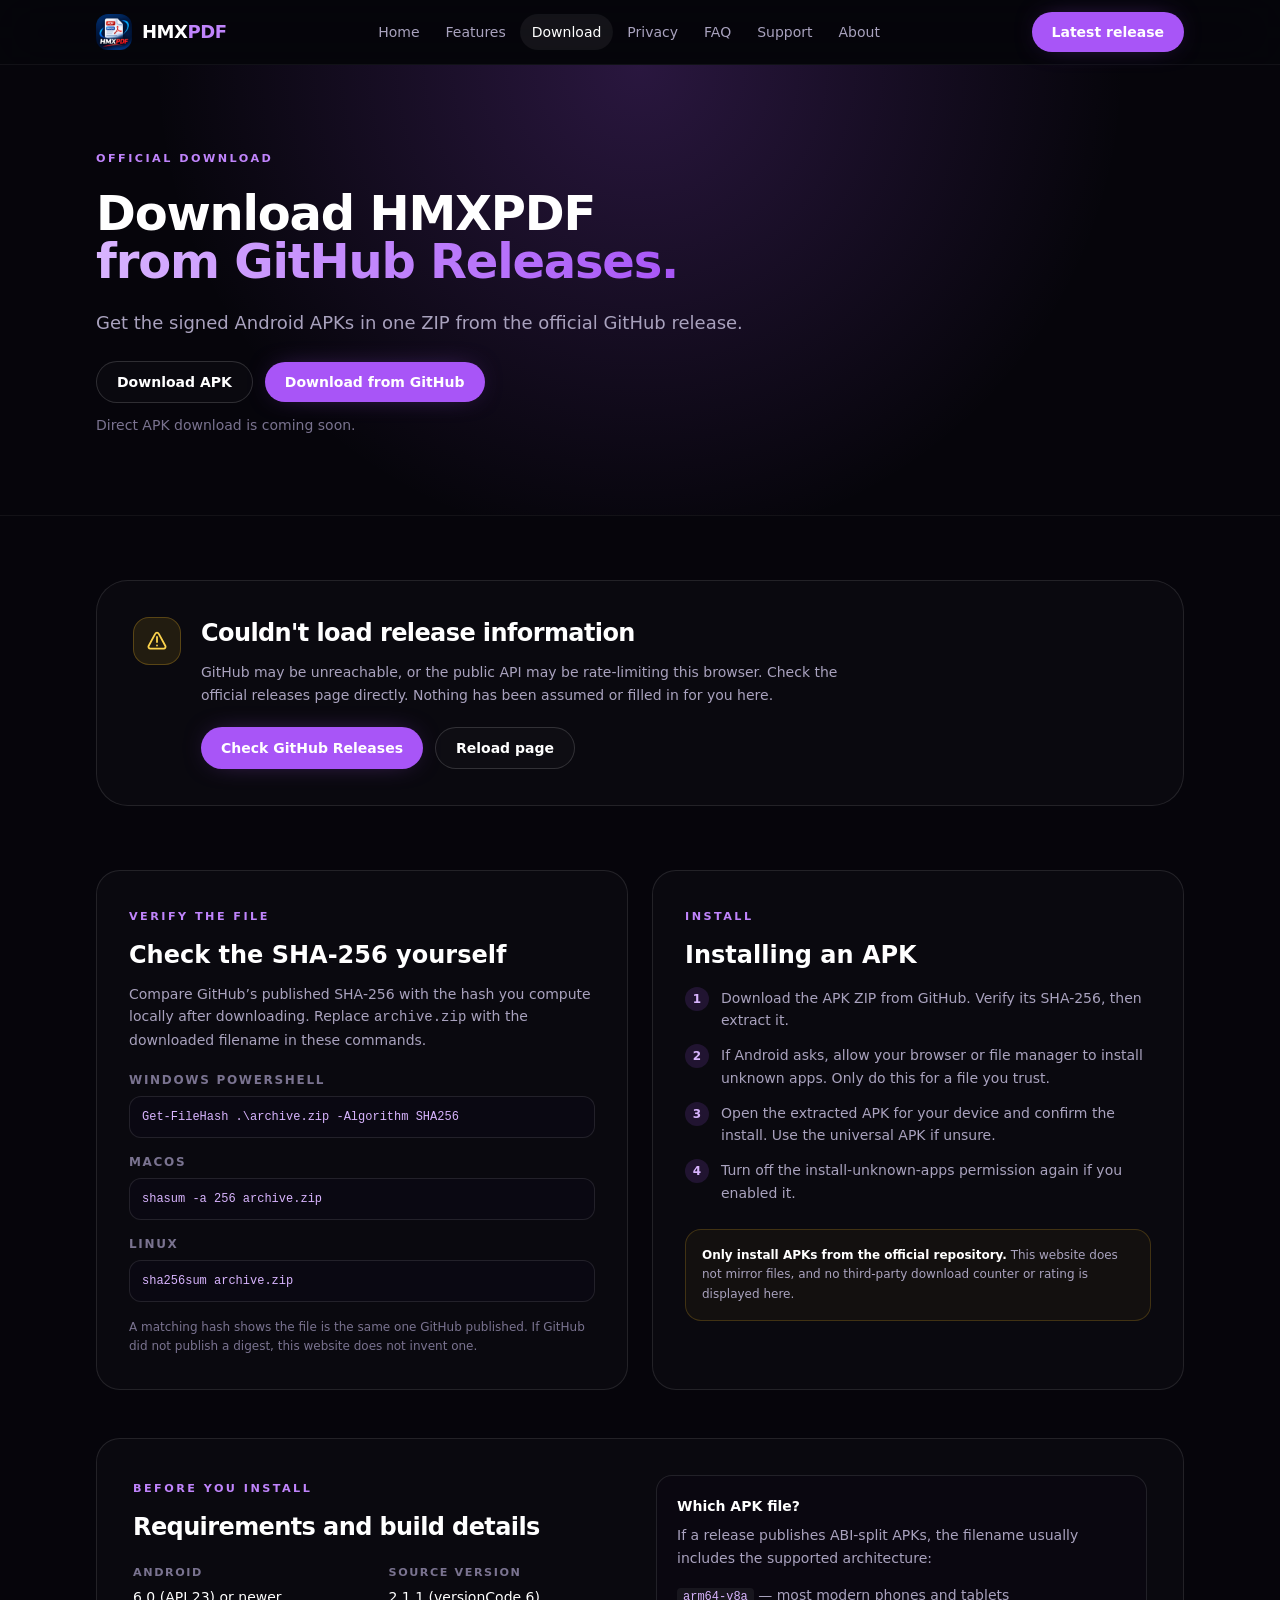
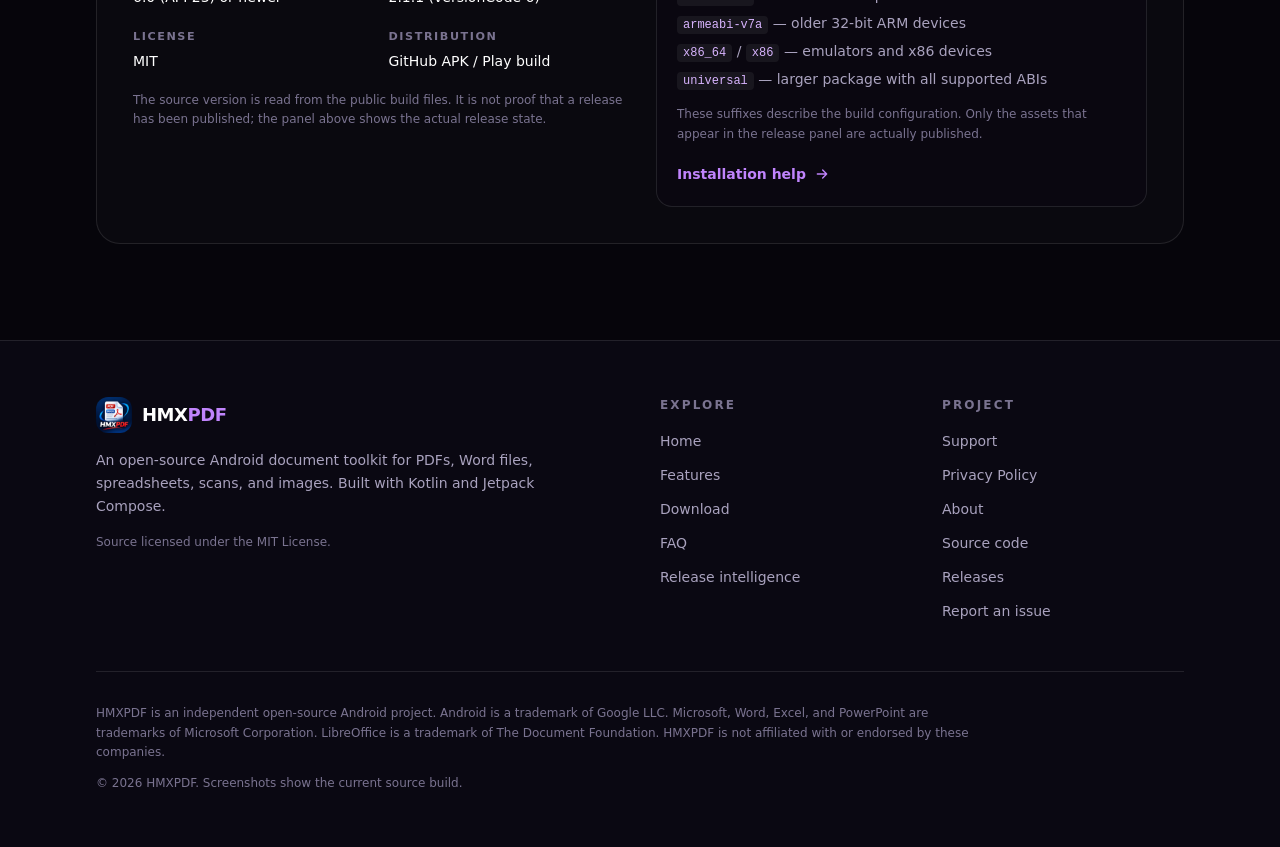
<file: hmxwebsite/download.html>
<!doctype html>
<html lang="en">
  <head>
    <meta charset="utf-8" />
    <meta name="viewport" content="width=device-width, initial-scale=1" />
    <title>Download — HMXPDF</title>
    <meta
      name="description"
      content="Find the official HMXPDF Android release on GitHub. View the release date, notes, APK ZIP size, and SHA-256 checksum."
    />
    <meta
      name="keywords"
      content="HMXPDF download APK, Android PDF editor APK, open source PDF app download, DOCX editor Android APK"
    />
    <link rel="canonical" href="https://hmxpdf-website.vercel.app/download" />
    <meta name="theme-color" content="#0A0812" />
    <meta name="color-scheme" content="dark" />
    <link rel="icon" href="assets/img/favicon-32.png" sizes="32x32" type="image/png" />
    <link rel="apple-touch-icon" href="assets/img/apple-touch-icon.png" />
    <link rel="manifest" href="site.webmanifest" />

    <meta property="og:type" content="website" />
    <meta property="og:site_name" content="HMXPDF" />
    <meta property="og:title" content="Download — HMXPDF" />
    <meta
      property="og:description"
      content="Official HMXPDF APK downloads are published on GitHub Releases. Check the latest release, version, date, changelog, and SHA-256."
    />
    <meta property="og:url" content="https://hmxpdf-website.vercel.app/download" />
    <meta property="og:image" content="https://hmxpdf-website.vercel.app/assets/img/og-image.jpg" />
    <meta property="og:image:width" content="1200" />
    <meta property="og:image:height" content="630" />
    <meta property="og:image:alt" content="HMXPDF — PDF, Word and spreadsheet tools for Android" />
    <meta name="twitter:card" content="summary_large_image" />
    <meta name="twitter:title" content="Download — HMXPDF" />
    <meta
      name="twitter:description"
      content="Official HMXPDF APK downloads are published on GitHub Releases. Check the latest release, version, date, changelog, and SHA-256."
    />
    <meta name="twitter:image" content="https://hmxpdf-website.vercel.app/assets/img/og-image.jpg" />

    <link rel="stylesheet" href="assets/css/site.css" />
    <script src="assets/js/site.js"></script>
    <script src="assets/js/release.js" defer></script>
  </head>
  <body class="min-h-screen bg-night-950">
    <a class="skip-link" href="#main">Skip to content</a>

    <header id="site-header" class="site-header">
      <div class="container-x flex h-16 items-center justify-between gap-4">
        <a href="index.html" class="flex items-center gap-2.5" aria-label="HMXPDF home">
          <img src="assets/img/icon-192.png" width="36" height="36" alt="" class="h-9 w-9 rounded-xl" />
          <span class="text-lg font-bold tracking-tight text-white">HMX<span class="text-accent-light">PDF</span></span>
        </a>

        <nav class="hidden items-center gap-0.5 lg:flex" aria-label="Primary">
          <a class="nav-link" href="index.html">Home</a>
          <a class="nav-link" href="features.html">Features</a>
          <a class="nav-link nav-active" href="download.html" aria-current="page">Download</a>
          <a class="nav-link" href="privacy.html">Privacy</a>
          <a class="nav-link" href="faq.html">FAQ</a>
          <a class="nav-link" href="support.html">Support</a>
          <a class="nav-link" href="about.html">About</a>
        </nav>

        <div class="hidden lg:block">
          <a class="btn-primary btn-sm" href="#release-panel">Latest release</a>
        </div>

        <button
          id="nav-toggle"
          type="button"
          class="inline-flex h-10 w-10 items-center justify-center rounded-xl border border-white/10 text-white transition hover:border-accent/40 hover:bg-white/5 lg:hidden"
          aria-expanded="false"
          aria-controls="mobile-nav"
          aria-label="Toggle navigation"
        >
          <svg class="icon-open h-5 w-5" viewBox="0 0 24 24" fill="none" stroke="currentColor" stroke-width="1.8" aria-hidden="true">
            <path d="M4 7h16M4 12h16M4 17h16" stroke-linecap="round" />
          </svg>
          <svg class="icon-close h-5 w-5" viewBox="0 0 24 24" fill="none" stroke="currentColor" stroke-width="1.8" aria-hidden="true">
            <path d="M6 6l12 12M18 6L6 18" stroke-linecap="round" />
          </svg>
        </button>
      </div>

      <div id="mobile-nav" class="hidden border-t border-white/5 bg-night-950/95 lg:hidden">
        <nav class="container-x flex flex-col gap-1 py-4" aria-label="Mobile">
          <a class="nav-link" href="index.html">Home</a>
          <a class="nav-link" href="features.html">Features</a>
          <a class="nav-link nav-active" href="download.html" aria-current="page">Download</a>
          <a class="nav-link" href="privacy.html">Privacy</a>
          <a class="nav-link" href="faq.html">FAQ</a>
          <a class="nav-link" href="support.html">Support</a>
          <a class="nav-link" href="about.html">About</a>
          <a class="btn-primary mt-3" href="#release-panel">Latest release</a>
        </nav>
      </div>
    </header>

    <main id="main">
      <section class="relative overflow-hidden border-b border-white/5">
        <div class="pointer-events-none absolute inset-0 bg-radial-accent" aria-hidden="true"></div>
        <div class="container-x relative py-16 sm:py-20">
          <p class="eyebrow hero-rise">Official download</p>
          <h1 class="hero-rise mt-5 max-w-3xl text-balance text-4xl font-bold tracking-tight text-white sm:text-5xl">
            Download HMXPDF <span class="gradient-text">from GitHub Releases.</span>
          </h1>
          <p class="hero-rise hero-rise-delay mt-6 max-w-2xl text-base leading-relaxed text-mist sm:text-lg">
             Get the signed Android APKs in one ZIP from the official GitHub release.
          </p>
          <div class="mt-6 flex flex-wrap items-center gap-3">
            <button class="btn-secondary btn-sm" id="download-apk-button" type="button" disabled aria-describedby="direct-download-status">Download APK</button>
            <a class="btn-primary btn-sm" id="download-github-button" href="https://github.com/tanishka1233/HMXPDF/releases">Download from GitHub</a>
          </div>
          <p id="direct-download-status" class="mt-3 text-sm text-mist-dim">Direct APK download is coming soon.</p>
        </div>
      </section>

      <section class="container-x py-12 sm:py-16">
        <div
          id="release-panel"
          class="rounded-[2rem] border border-white/10 bg-white/[0.02] p-6 sm:p-9"
          aria-live="polite"
          aria-busy="true"
        >
          <!-- Loading -->
          <div id="release-loading" class="animate-pulse">
            <div class="flex flex-wrap items-center justify-between gap-4">
              <div class="space-y-3">
                <div class="h-6 w-32 rounded-full bg-white/10"></div>
                <div class="h-9 w-56 rounded-xl bg-white/10"></div>
                <div class="h-4 w-40 rounded bg-white/5"></div>
              </div>
              <div class="h-10 w-36 rounded-full bg-white/10"></div>
            </div>
            <div class="mt-8 space-y-3">
              <div class="h-24 rounded-2xl bg-white/5"></div>
              <div class="h-24 rounded-2xl bg-white/5"></div>
            </div>
            <p class="mt-6 text-xs text-mist-dim">Checking GitHub Releases…</p>
          </div>

          <noscript>
            <div>
              <div class="flex flex-col items-start gap-5 sm:flex-row">
                <span class="flex h-12 w-12 shrink-0 items-center justify-center rounded-2xl border border-accent/25 bg-accent/10 text-accent-light">
                  <svg class="h-6 w-6" viewBox="0 0 24 24" fill="none" stroke="currentColor" stroke-width="1.7" aria-hidden="true">
                    <path d="M12 3v12m0 0 4-4m-4 4-4-4" stroke-linecap="round" stroke-linejoin="round" />
                    <path d="M4 17v2.5A1.5 1.5 0 0 0 5.5 21h13a1.5 1.5 0 0 0 1.5-1.5V17" stroke-linecap="round" />
                  </svg>
                </span>
                <div>
                  <h2 class="text-2xl font-bold tracking-tight text-white">Release details need JavaScript</h2>
                  <p class="mt-3 max-w-2xl text-sm leading-relaxed text-mist">
                    This panel reads the public GitHub release feed in your browser. Open the
                    official releases page to see what is published and download the APK ZIP there.
                  </p>
                  <div class="mt-5">
                    <a class="btn-primary btn-sm" href="https://github.com/tanishka1233/HMXPDF/releases">Open GitHub Releases</a>
                  </div>
                </div>
              </div>
            </div>
          </noscript>

          <!-- No Android release asset -->
          <div id="release-empty" hidden>
            <div class="flex flex-col items-start gap-5 sm:flex-row">
              <span class="flex h-12 w-12 shrink-0 items-center justify-center rounded-2xl border border-accent/25 bg-accent/10 text-accent-light">
                <svg class="h-6 w-6" viewBox="0 0 24 24" fill="none" stroke="currentColor" stroke-width="1.7" aria-hidden="true">
                  <path d="M12 3v12m0 0 4-4m-4 4-4-4" stroke-linecap="round" stroke-linejoin="round" />
                  <path d="M4 17v2.5A1.5 1.5 0 0 0 5.5 21h13a1.5 1.5 0 0 0 1.5-1.5V17" stroke-linecap="round" />
                </svg>
              </span>
              <div>
                <h2 id="release-empty-title" class="text-2xl font-bold tracking-tight text-white">No public APK release yet</h2>
                <p id="release-empty-text" class="mt-3 max-w-2xl text-sm leading-relaxed text-mist">
                  No release has been published on the official GitHub repository. When an APK is
                  published, this page will show the version, release date, download link, and
                  SHA-256 automatically.
                </p>
                <div class="mt-5 flex flex-wrap gap-3">
                  <a
                    id="release-empty-link"
                    class="btn-primary btn-sm"
                    href="https://github.com/tanishka1233/HMXPDF/releases"
                    target="_blank"
                    rel="noopener noreferrer"
                  >
                    Open GitHub Releases
                  </a>
                  <a class="btn-secondary btn-sm" href="support.html">Get help</a>
                </div>
                <p class="mt-4 text-xs text-mist-dim">
                  This website does not host APKs and does not list unpublished builds.
                </p>
              </div>
            </div>
          </div>

          <!-- Network / API error -->
          <div id="release-error" hidden>
            <div class="flex flex-col items-start gap-5 sm:flex-row">
              <span class="flex h-12 w-12 shrink-0 items-center justify-center rounded-2xl border border-amber-400/25 bg-amber-400/10 text-amber-300">
                <svg class="h-6 w-6" viewBox="0 0 24 24" fill="none" stroke="currentColor" stroke-width="1.8" aria-hidden="true">
                  <path d="M12 8v5m0 3.5v.1M10.3 4.6 3.6 17a1.8 1.8 0 0 0 1.6 2.6h13.6a1.8 1.8 0 0 0 1.6-2.6L13.7 4.6a1.9 1.9 0 0 0-3.4 0Z" stroke-linecap="round" stroke-linejoin="round" />
                </svg>
              </span>
              <div>
                <h2 class="text-2xl font-bold tracking-tight text-white">Couldn't load release information</h2>
                <p class="mt-3 max-w-2xl text-sm leading-relaxed text-mist">
                  GitHub may be unreachable, or the public API may be rate-limiting this browser.
                  Check the official releases page directly. Nothing has been assumed or filled in
                  for you here.
                </p>
                <div class="mt-5 flex flex-wrap gap-3">
                  <a class="btn-primary btn-sm" href="https://github.com/tanishka1233/HMXPDF/releases" target="_blank" rel="noopener noreferrer">
                    Check GitHub Releases
                  </a>
                  <a class="btn-secondary btn-sm" href="download.html">Reload page</a>
                </div>
              </div>
            </div>
          </div>

          <!-- Release content -->
          <div id="release-content" hidden>
            <div class="flex flex-wrap items-start justify-between gap-6">
              <div>
                <span class="pill border-accent/30 bg-accent/10 text-accent-soft">Latest GitHub release</span>
                <h2 class="mt-4 text-3xl font-bold tracking-tight text-white"><span id="release-tag">—</span></h2>
                <p id="release-name" class="mt-1 text-base text-mist" hidden></p>
                <p class="mt-2 text-sm text-mist-dim">
                  <time id="release-date">—</time>
                  <span aria-hidden="true"> · </span>
                  Android release
                </p>
              </div>
              <a
                id="release-page-link"
                class="btn-secondary btn-sm"
                href="https://github.com/tanishka1233/HMXPDF/releases"
                target="_blank"
                rel="noopener noreferrer"
              >
                View release on GitHub
              </a>
            </div>

            <div class="mt-8">
              <h3 class="text-sm font-semibold uppercase tracking-[0.16em] text-mist-dim">Android release assets</h3>
              <p class="mt-2 text-sm leading-relaxed text-mist">
                Download the ZIP on GitHub, extract it, and choose the APK that matches your device.
              </p>
              <ul id="release-apk-list" class="mt-4 space-y-3"></ul>
            </div>

            <div id="release-aab-section" class="mt-8 rounded-2xl border border-white/10 bg-night-900/60 p-5" hidden>
              <h3 class="text-sm font-semibold uppercase tracking-[0.16em] text-mist-dim">App bundles (AAB)</h3>
              <p class="mt-2 text-sm leading-relaxed text-mist">
                AAB files are Android App Bundles for store delivery. They cannot be installed
                directly on a device. Use an APK above unless you are publishing to a store.
              </p>
              <ul id="release-aab-list" class="mt-4 space-y-3"></ul>
            </div>

            <div class="mt-8">
              <h3 class="text-sm font-semibold uppercase tracking-[0.16em] text-mist-dim">Changelog from the release</h3>
              <div class="mt-3 max-h-[28rem] overflow-y-auto rounded-2xl border border-white/10 bg-night-900/60 p-5">
                <div id="release-notes" class="whitespace-pre-line text-sm leading-7 text-mist">—</div>
              </div>
            </div>

            <p class="mt-6 text-xs leading-relaxed text-mist-dim">
              Release details come from the public GitHub API. Download the ZIP from the release page.
            </p>
          </div>
        </div>
      </section>

      <!-- Verify -->
      <section class="container-x pb-12">
        <div class="grid gap-6 lg:grid-cols-2">
          <article class="min-w-0 rounded-3xl border border-white/10 bg-white/[0.02] p-6 sm:p-8">
            <p class="eyebrow">Verify the file</p>
            <h2 class="mt-3 text-xl font-bold text-white sm:text-2xl">Check the SHA-256 yourself</h2>
            <p class="mt-3 text-sm leading-relaxed text-mist">
              Compare GitHub’s published SHA-256 with the hash you compute locally after downloading.
              Replace <code>archive.zip</code> with the downloaded filename in these commands.
            </p>
            <div class="mt-5 space-y-4">
              <div>
                <p class="text-xs font-semibold uppercase tracking-[0.14em] text-mist-dim">Windows PowerShell</p>
                <pre class="mt-2 overflow-x-auto rounded-xl border border-white/10 bg-night-900 p-3 text-xs text-accent-soft"><code>Get-FileHash .\archive.zip -Algorithm SHA256</code></pre>
              </div>
              <div>
                <p class="text-xs font-semibold uppercase tracking-[0.14em] text-mist-dim">macOS</p>
                <pre class="mt-2 overflow-x-auto rounded-xl border border-white/10 bg-night-900 p-3 text-xs text-accent-soft"><code>shasum -a 256 archive.zip</code></pre>
              </div>
              <div>
                <p class="text-xs font-semibold uppercase tracking-[0.14em] text-mist-dim">Linux</p>
                <pre class="mt-2 overflow-x-auto rounded-xl border border-white/10 bg-night-900 p-3 text-xs text-accent-soft"><code>sha256sum archive.zip</code></pre>
              </div>
            </div>
            <p class="mt-4 text-xs leading-relaxed text-mist-dim">
              A matching hash shows the file is the same one GitHub published. If GitHub did not
              publish a digest, this website does not invent one.
            </p>
          </article>

          <article class="min-w-0 rounded-3xl border border-white/10 bg-white/[0.02] p-6 sm:p-8">
            <p class="eyebrow">Install</p>
            <h2 class="mt-3 text-xl font-bold text-white sm:text-2xl">Installing an APK</h2>
            <ol class="mt-4 space-y-3 text-sm leading-relaxed text-mist">
              <li class="flex gap-3">
                <span class="flex h-6 w-6 shrink-0 items-center justify-center rounded-full bg-accent/15 text-xs font-bold text-accent-soft">1</span>
                <span>Download the APK ZIP from GitHub. Verify its SHA-256, then extract it.</span>
              </li>
              <li class="flex gap-3">
                <span class="flex h-6 w-6 shrink-0 items-center justify-center rounded-full bg-accent/15 text-xs font-bold text-accent-soft">2</span>
                <span>If Android asks, allow your browser or file manager to install unknown apps. Only do this for a file you trust.</span>
              </li>
              <li class="flex gap-3">
                <span class="flex h-6 w-6 shrink-0 items-center justify-center rounded-full bg-accent/15 text-xs font-bold text-accent-soft">3</span>
                <span>Open the extracted APK for your device and confirm the install. Use the universal APK if unsure.</span>
              </li>
              <li class="flex gap-3">
                <span class="flex h-6 w-6 shrink-0 items-center justify-center rounded-full bg-accent/15 text-xs font-bold text-accent-soft">4</span>
                <span>Turn off the install-unknown-apps permission again if you enabled it.</span>
              </li>
            </ol>
            <div class="mt-6 rounded-2xl border border-amber-400/20 bg-amber-400/[0.04] p-4">
              <p class="text-xs leading-relaxed text-mist">
                <strong class="text-white">Only install APKs from the official repository.</strong>
                This website does not mirror files, and no third-party download counter or rating is
                displayed here.
              </p>
            </div>
          </article>
        </div>
      </section>

      <!-- Requirements -->
      <section class="container-x pb-16 sm:pb-24">
        <div class="rounded-3xl border border-white/10 bg-white/[0.02] p-6 sm:p-9">
          <div class="grid gap-8 lg:grid-cols-[1fr_1fr]">
            <div>
              <p class="eyebrow">Before you install</p>
              <h2 class="mt-3 text-2xl font-bold tracking-tight text-white">Requirements and build details</h2>
              <dl class="mt-5 grid grid-cols-2 gap-5 text-sm">
                <div>
                  <dt class="text-[0.7rem] font-semibold uppercase tracking-[0.14em] text-mist-dim">Android</dt>
                  <dd class="mt-1 font-medium text-white">6.0 (API 23) or newer</dd>
                </div>
                <div>
                  <dt class="text-[0.7rem] font-semibold uppercase tracking-[0.14em] text-mist-dim">Source version</dt>
                  <dd class="mt-1 font-medium text-white">2.1.1 (versionCode 6)</dd>
                </div>
                <div>
                  <dt class="text-[0.7rem] font-semibold uppercase tracking-[0.14em] text-mist-dim">License</dt>
                  <dd class="mt-1 font-medium text-white">MIT</dd>
                </div>
                <div>
                  <dt class="text-[0.7rem] font-semibold uppercase tracking-[0.14em] text-mist-dim">Distribution</dt>
                  <dd class="mt-1 font-medium text-white">GitHub APK / Play build</dd>
                </div>
              </dl>
              <p class="mt-5 text-xs leading-relaxed text-mist-dim">
                The source version is read from the public build files. It is not proof that a release
                has been published; the panel above shows the actual release state.
              </p>
            </div>

            <div class="rounded-2xl border border-white/10 bg-night-900/60 p-5">
              <h3 class="text-sm font-semibold text-white">Which APK file?</h3>
              <p class="mt-2 text-sm leading-relaxed text-mist">
                If a release publishes ABI-split APKs, the filename usually includes the supported
                architecture:
              </p>
              <ul class="mt-4 space-y-2 text-sm text-mist">
                <li><code class="rounded bg-white/[0.06] px-1.5 py-0.5 text-xs text-accent-soft">arm64-v8a</code> — most modern phones and tablets</li>
                <li><code class="rounded bg-white/[0.06] px-1.5 py-0.5 text-xs text-accent-soft">armeabi-v7a</code> — older 32-bit ARM devices</li>
                <li><code class="rounded bg-white/[0.06] px-1.5 py-0.5 text-xs text-accent-soft">x86_64</code> / <code class="rounded bg-white/[0.06] px-1.5 py-0.5 text-xs text-accent-soft">x86</code> — emulators and x86 devices</li>
                <li><code class="rounded bg-white/[0.06] px-1.5 py-0.5 text-xs text-accent-soft">universal</code> — larger package with all supported ABIs</li>
              </ul>
              <p class="mt-4 text-xs leading-relaxed text-mist-dim">
                These suffixes describe the build configuration. Only the assets that appear in the
                release panel are actually published.
              </p>
              <a href="support.html" class="mt-5 inline-flex items-center gap-2 text-sm font-semibold text-accent-light hover:text-white">
                Installation help
                <svg class="h-4 w-4" viewBox="0 0 24 24" fill="none" stroke="currentColor" stroke-width="2" aria-hidden="true">
                  <path d="M5 12h14m-6-6 6 6-6 6" stroke-linecap="round" stroke-linejoin="round" />
                </svg>
              </a>
            </div>
          </div>
        </div>
      </section>
    </main>

    <footer class="border-t border-white/10 bg-night-900">
      <div class="container-x py-14">
        <div class="grid gap-10 md:grid-cols-4">
          <div class="md:col-span-2">
            <a href="index.html" class="flex items-center gap-2.5" aria-label="HMXPDF home">
              <img src="assets/img/icon-192.png" width="36" height="36" alt="" class="h-9 w-9 rounded-xl" />
              <span class="text-lg font-bold tracking-tight text-white">HMX<span class="text-accent-light">PDF</span></span>
            </a>
            <p class="mt-4 max-w-md text-sm leading-relaxed text-mist">
              An open-source Android document toolkit for PDFs, Word files, spreadsheets, scans, and
              images. Built with Kotlin and Jetpack Compose.
            </p>
            <p class="mt-4 text-xs text-mist-dim">Source licensed under the MIT License.</p>
          </div>

          <div>
            <p class="text-xs font-semibold uppercase tracking-[0.18em] text-mist-dim">Explore</p>
            <ul class="mt-4 space-y-2.5">
              <li><a class="footer-link" href="index.html">Home</a></li>
              <li><a class="footer-link" href="features.html">Features</a></li>
              <li><a class="footer-link" href="download.html">Download</a></li>
              <li><a class="footer-link" href="faq.html">FAQ</a></li>
              <li><a class="footer-link" href="release-intelligence.html">Release intelligence</a></li>
            </ul>
          </div>

          <div>
            <p class="text-xs font-semibold uppercase tracking-[0.18em] text-mist-dim">Project</p>
            <ul class="mt-4 space-y-2.5">
              <li><a class="footer-link" href="support.html">Support</a></li>
              <li><a class="footer-link" href="privacy.html">Privacy Policy</a></li>
              <li><a class="footer-link" href="about.html">About</a></li>
              <li>
                <a class="footer-link" href="https://github.com/tanishka1233/HMXPDF" target="_blank" rel="noopener noreferrer">Source code</a>
              </li>
              <li>
                <a class="footer-link" href="https://github.com/tanishka1233/HMXPDF/releases" target="_blank" rel="noopener noreferrer">Releases</a>
              </li>
              <li>
                <a class="footer-link" href="https://github.com/tanishka1233/HMXPDF/issues" target="_blank" rel="noopener noreferrer">Report an issue</a>
              </li>
            </ul>
          </div>
        </div>

        <div class="mt-12 border-t border-white/10 pt-8">
          <p class="max-w-4xl text-xs leading-relaxed text-mist-dim">
            HMXPDF is an independent open-source Android project. Android is a trademark of Google
            LLC. Microsoft, Word, Excel, and PowerPoint are trademarks of Microsoft Corporation.
            LibreOffice is a trademark of The Document Foundation. HMXPDF is not affiliated with or
            endorsed by these companies.
          </p>
          <p class="mt-3 text-xs text-mist-dim">
            © <span data-year>2026</span> HMXPDF. Screenshots show the current source build.
          </p>
        </div>
      </div>
    </footer>
  </body>
</html>
</file>
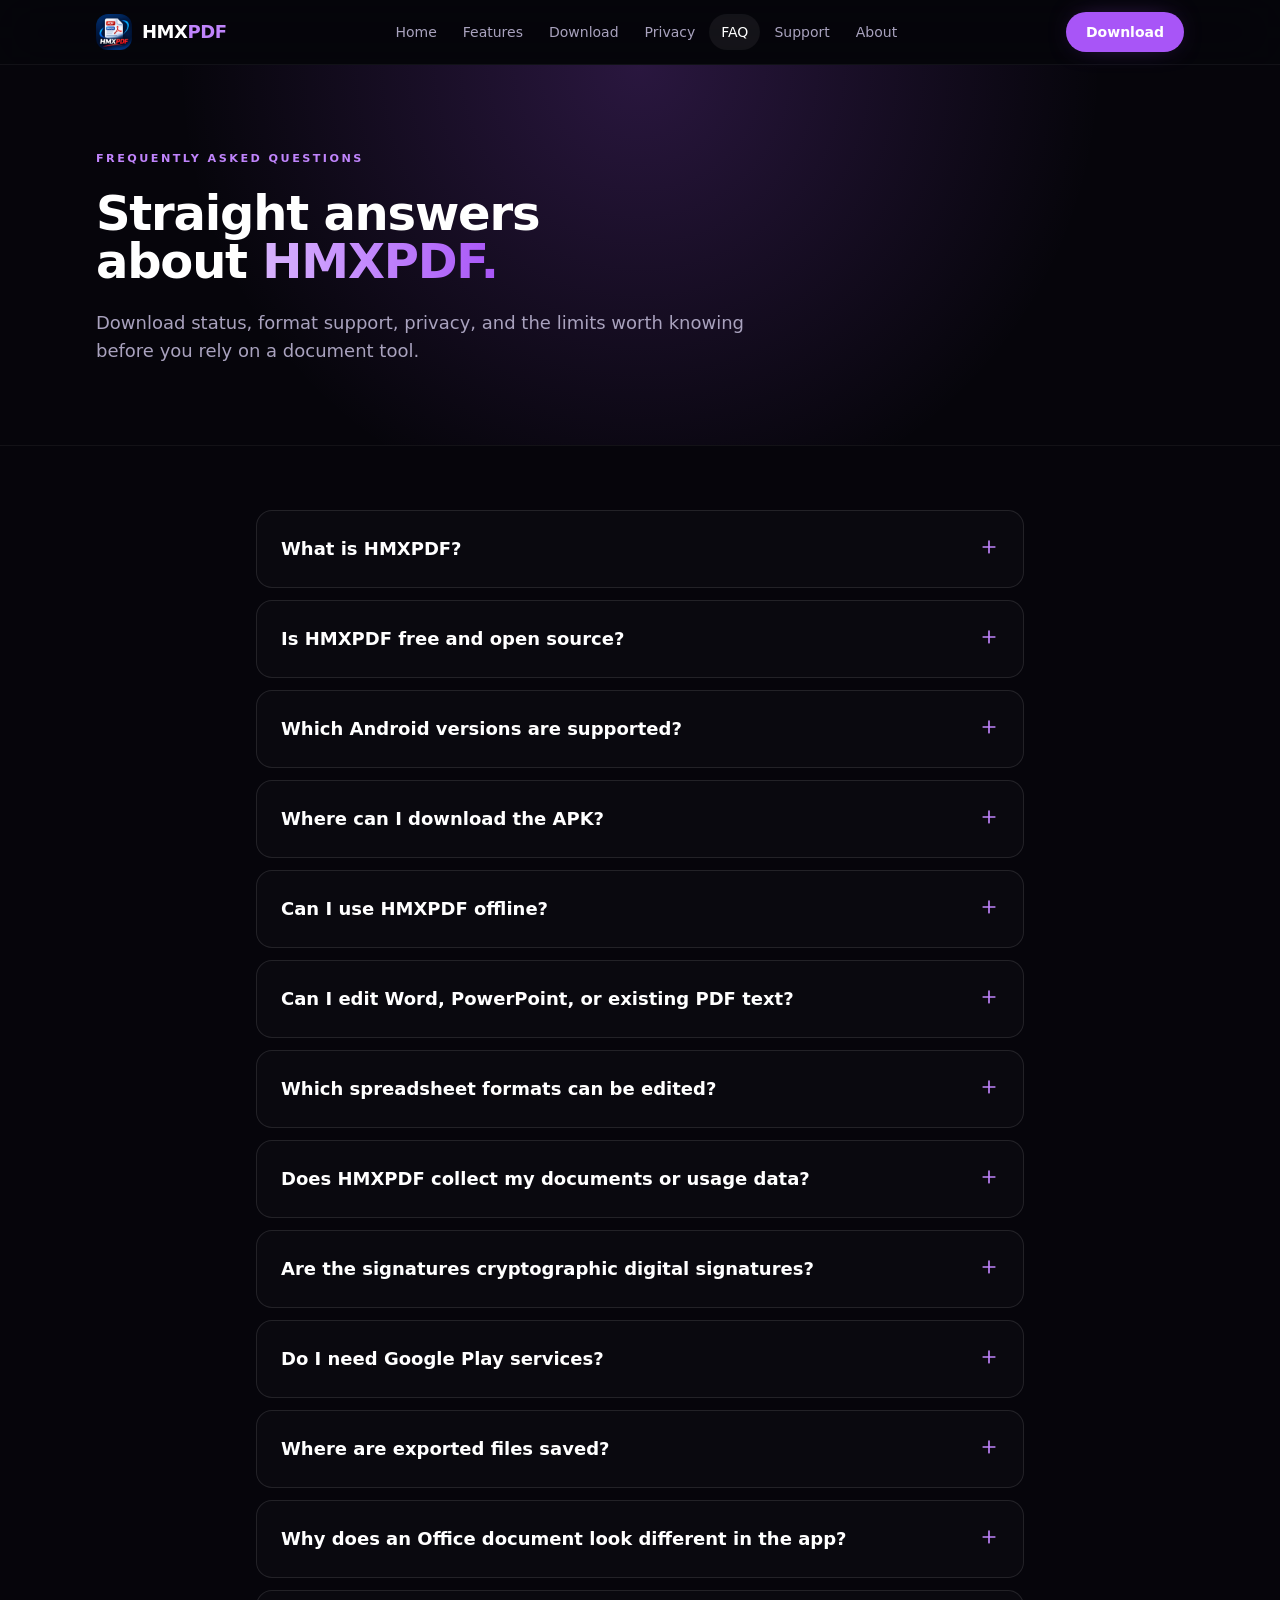
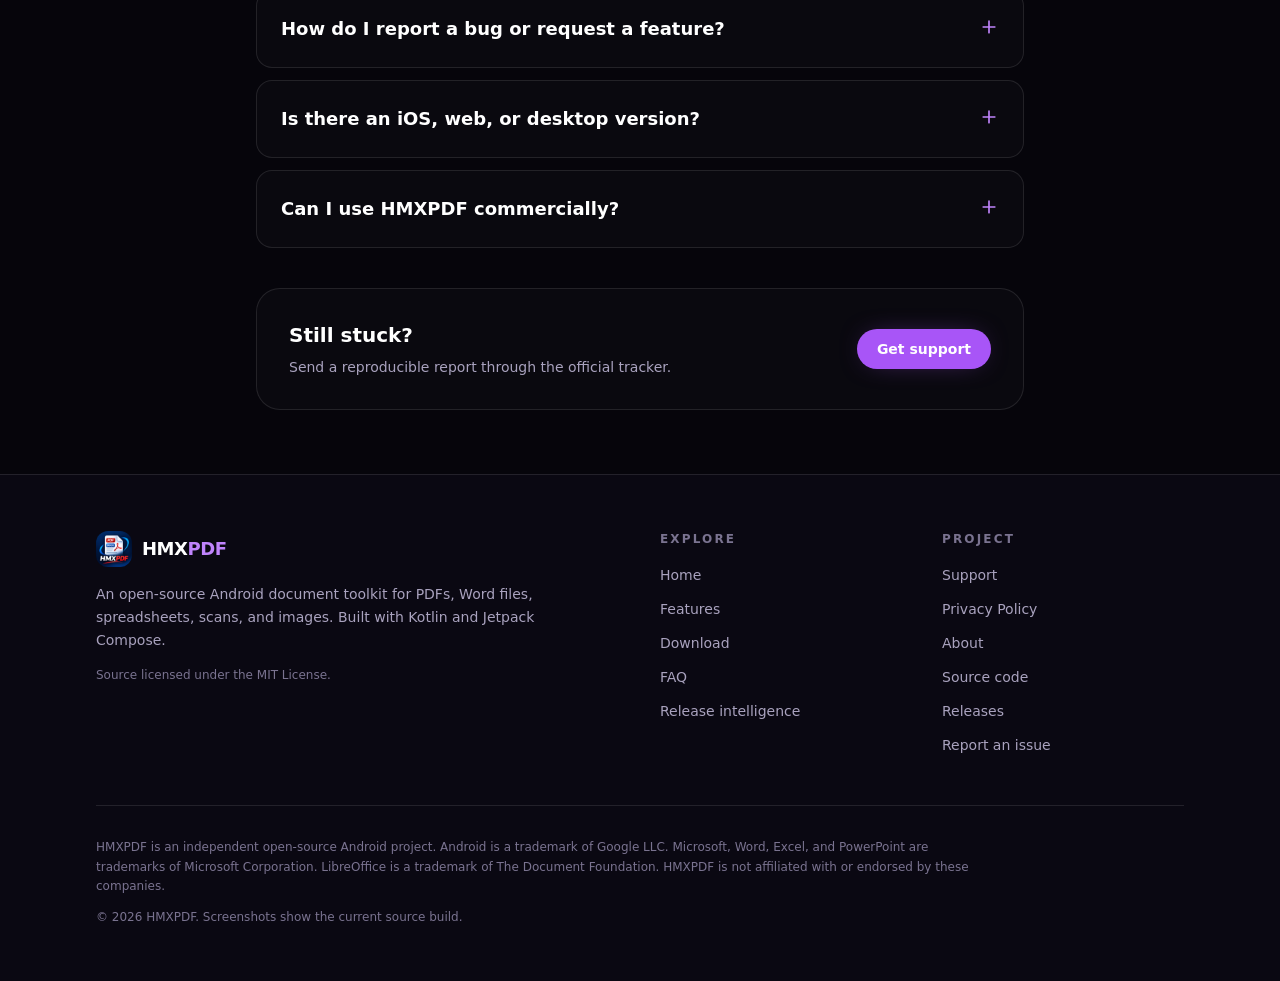
<file: hmxwebsite/faq.html>
<!doctype html>
<html lang="en">
  <head>
    <meta charset="utf-8" />
    <meta name="viewport" content="width=device-width, initial-scale=1" />
    <title>FAQ — HMXPDF</title>
    <meta
      name="description"
      content="Answers about HMXPDF: Android requirements, downloads, offline use, DOCX and XLSX editing limits, privacy, signatures, and how to report a bug."
    />
    <link rel="canonical" href="https://hmxpdf-website.vercel.app/faq" />
    <meta name="theme-color" content="#0A0812" />
    <meta name="color-scheme" content="dark" />
    <link rel="icon" href="assets/img/favicon-32.png" sizes="32x32" type="image/png" />
    <link rel="apple-touch-icon" href="assets/img/apple-touch-icon.png" />
    <link rel="manifest" href="site.webmanifest" />

    <meta property="og:type" content="website" />
    <meta property="og:site_name" content="HMXPDF" />
    <meta property="og:title" content="FAQ — HMXPDF" />
    <meta
      property="og:description"
      content="Answers about HMXPDF: Android requirements, downloads, offline use, DOCX and XLSX editing limits, privacy, signatures, and support."
    />
    <meta property="og:url" content="https://hmxpdf-website.vercel.app/faq" />
    <meta property="og:image" content="https://hmxpdf-website.vercel.app/assets/img/og-image.jpg" />
    <meta property="og:image:width" content="1200" />
    <meta property="og:image:height" content="630" />
    <meta property="og:image:alt" content="HMXPDF — PDF, Word and spreadsheet tools for Android" />
    <meta name="twitter:card" content="summary_large_image" />
    <meta name="twitter:title" content="FAQ — HMXPDF" />
    <meta
      name="twitter:description"
      content="Answers about HMXPDF: Android requirements, downloads, offline use, DOCX and XLSX editing limits, privacy, signatures, and support."
    />
    <meta name="twitter:image" content="https://hmxpdf-website.vercel.app/assets/img/og-image.jpg" />

    <link rel="stylesheet" href="assets/css/site.css" />
    <script src="assets/js/site.js"></script>
  </head>
  <body class="min-h-screen bg-night-950">
    <a class="skip-link" href="#main">Skip to content</a>

    <header id="site-header" class="site-header">
      <div class="container-x flex h-16 items-center justify-between gap-4">
        <a href="index.html" class="flex items-center gap-2.5" aria-label="HMXPDF home">
          <img src="assets/img/icon-192.png" width="36" height="36" alt="" class="h-9 w-9 rounded-xl" />
          <span class="text-lg font-bold tracking-tight text-white">HMX<span class="text-accent-light">PDF</span></span>
        </a>

        <nav class="hidden items-center gap-0.5 lg:flex" aria-label="Primary">
          <a class="nav-link" href="index.html">Home</a>
          <a class="nav-link" href="features.html">Features</a>
          <a class="nav-link" href="download.html">Download</a>
          <a class="nav-link" href="privacy.html">Privacy</a>
          <a class="nav-link nav-active" href="faq.html" aria-current="page">FAQ</a>
          <a class="nav-link" href="support.html">Support</a>
          <a class="nav-link" href="about.html">About</a>
        </nav>

        <div class="hidden lg:block">
          <a class="btn-primary btn-sm" href="download.html">Download</a>
        </div>

        <button
          id="nav-toggle"
          type="button"
          class="inline-flex h-10 w-10 items-center justify-center rounded-xl border border-white/10 text-white transition hover:border-accent/40 hover:bg-white/5 lg:hidden"
          aria-expanded="false"
          aria-controls="mobile-nav"
          aria-label="Toggle navigation"
        >
          <svg class="icon-open h-5 w-5" viewBox="0 0 24 24" fill="none" stroke="currentColor" stroke-width="1.8" aria-hidden="true">
            <path d="M4 7h16M4 12h16M4 17h16" stroke-linecap="round" />
          </svg>
          <svg class="icon-close h-5 w-5" viewBox="0 0 24 24" fill="none" stroke="currentColor" stroke-width="1.8" aria-hidden="true">
            <path d="M6 6l12 12M18 6L6 18" stroke-linecap="round" />
          </svg>
        </button>
      </div>

      <div id="mobile-nav" class="hidden border-t border-white/5 bg-night-950/95 lg:hidden">
        <nav class="container-x flex flex-col gap-1 py-4" aria-label="Mobile">
          <a class="nav-link" href="index.html">Home</a>
          <a class="nav-link" href="features.html">Features</a>
          <a class="nav-link" href="download.html">Download</a>
          <a class="nav-link" href="privacy.html">Privacy</a>
          <a class="nav-link nav-active" href="faq.html" aria-current="page">FAQ</a>
          <a class="nav-link" href="support.html">Support</a>
          <a class="nav-link" href="about.html">About</a>
          <a class="btn-primary mt-3" href="download.html">Download HMXPDF</a>
        </nav>
      </div>
    </header>

    <main id="main">
      <section class="relative overflow-hidden border-b border-white/5">
        <div class="pointer-events-none absolute inset-0 bg-radial-accent" aria-hidden="true"></div>
        <div class="container-x relative py-16 sm:py-20">
          <p class="eyebrow hero-rise">Frequently asked questions</p>
          <h1 class="hero-rise mt-5 max-w-3xl text-balance text-4xl font-bold tracking-tight text-white sm:text-5xl">
            Straight answers about <span class="gradient-text">HMXPDF.</span>
          </h1>
          <p class="hero-rise hero-rise-delay mt-6 max-w-2xl text-base leading-relaxed text-mist sm:text-lg">
            Download status, format support, privacy, and the limits worth knowing before you rely on
            a document tool.
          </p>
        </div>
      </section>

      <section class="container-x py-12 sm:py-16">
        <div class="mx-auto max-w-3xl" itemscope itemtype="https://schema.org/FAQPage">
          <div class="space-y-3">
            <details class="group rounded-2xl border border-white/10 bg-white/[0.02] p-5 transition open:border-accent/30 open:bg-white/[0.035] sm:p-6" itemscope itemprop="mainEntity" itemtype="https://schema.org/Question">
              <summary class="flex cursor-pointer items-start justify-between gap-4">
                <h2 class="text-base font-semibold text-white sm:text-lg" itemprop="name">What is HMXPDF?</h2>
                <svg class="faq-plus mt-0.5 h-5 w-5 shrink-0 text-accent-light" viewBox="0 0 24 24" fill="none" stroke="currentColor" stroke-width="2" aria-hidden="true">
                  <path d="M12 5v14M5 12h14" stroke-linecap="round" />
                </svg>
              </summary>
              <div class="mt-4 text-sm leading-7 text-mist" itemprop="acceptedAnswer" itemscope itemtype="https://schema.org/Answer">
                <div itemprop="text">
                  <p>
                    HMXPDF is an open-source Android document app for reading and annotating PDFs,
                    filling forms, signing, scanning paper, editing Word and Excel documents, editing
                    images, and creating PDFs. It is built with Kotlin and Jetpack Compose and is
                    licensed under the MIT License.
                  </p>
                </div>
              </div>
            </details>

            <details class="group rounded-2xl border border-white/10 bg-white/[0.02] p-5 transition open:border-accent/30 open:bg-white/[0.035] sm:p-6" itemscope itemprop="mainEntity" itemtype="https://schema.org/Question">
              <summary class="flex cursor-pointer items-start justify-between gap-4">
                <h2 class="text-base font-semibold text-white sm:text-lg" itemprop="name">Is HMXPDF free and open source?</h2>
                <svg class="faq-plus mt-0.5 h-5 w-5 shrink-0 text-accent-light" viewBox="0 0 24 24" fill="none" stroke="currentColor" stroke-width="2" aria-hidden="true">
                  <path d="M12 5v14M5 12h14" stroke-linecap="round" />
                </svg>
              </summary>
              <div class="mt-4 text-sm leading-7 text-mist" itemprop="acceptedAnswer" itemscope itemtype="https://schema.org/Answer">
                <div itemprop="text">
                  <p>
                    Yes. The source is published under the MIT License, which permits use,
                    modification, and redistribution with the license notice. Third-party components
                    keep their own licenses. The source is on
                    <a class="text-accent-light underline decoration-accent/40 underline-offset-4 hover:text-white" href="https://github.com/tanishka1233/HMXPDF" target="_blank" rel="noopener noreferrer">GitHub</a>.
                  </p>
                </div>
              </div>
            </details>

            <details class="group rounded-2xl border border-white/10 bg-white/[0.02] p-5 transition open:border-accent/30 open:bg-white/[0.035] sm:p-6" itemscope itemprop="mainEntity" itemtype="https://schema.org/Question">
              <summary class="flex cursor-pointer items-start justify-between gap-4">
                <h2 class="text-base font-semibold text-white sm:text-lg" itemprop="name">Which Android versions are supported?</h2>
                <svg class="faq-plus mt-0.5 h-5 w-5 shrink-0 text-accent-light" viewBox="0 0 24 24" fill="none" stroke="currentColor" stroke-width="2" aria-hidden="true">
                  <path d="M12 5v14M5 12h14" stroke-linecap="round" />
                </svg>
              </summary>
              <div class="mt-4 text-sm leading-7 text-mist" itemprop="acceptedAnswer" itemscope itemtype="https://schema.org/Answer">
                <div itemprop="text">
                  <p>
                    Android 6.0 (API 23) or newer. Some features depend on the device or on Google
                    Play services, so availability can vary even on a supported Android version.
                  </p>
                </div>
              </div>
            </details>

            <details class="group rounded-2xl border border-white/10 bg-white/[0.02] p-5 transition open:border-accent/30 open:bg-white/[0.035] sm:p-6" itemscope itemprop="mainEntity" itemtype="https://schema.org/Question">
              <summary class="flex cursor-pointer items-start justify-between gap-4">
                <h2 class="text-base font-semibold text-white sm:text-lg" itemprop="name">Where can I download the APK?</h2>
                <svg class="faq-plus mt-0.5 h-5 w-5 shrink-0 text-accent-light" viewBox="0 0 24 24" fill="none" stroke="currentColor" stroke-width="2" aria-hidden="true">
                  <path d="M12 5v14M5 12h14" stroke-linecap="round" />
                </svg>
              </summary>
              <div class="mt-4 text-sm leading-7 text-mist" itemprop="acceptedAnswer" itemscope itemtype="https://schema.org/Answer">
                <div itemprop="text">
                  <p>
                    Only from the official
                    <a class="text-accent-light underline decoration-accent/40 underline-offset-4 hover:text-white" href="https://github.com/tanishka1233/HMXPDF/releases" target="_blank" rel="noopener noreferrer">GitHub Releases page</a>.
                    The <a class="text-accent-light underline decoration-accent/40 underline-offset-4 hover:text-white" href="download.html">Download page</a>
                    reads that release feed and shows the current APK ZIP, version, date, changelog, and
                    SHA-256 when GitHub provides them.
                  </p>
                  <p>
                    If the download panel says there is no public APK release yet, none has been
                    published. HMXPDF's website does not host or mirror APK files, and it does not list
                    debug or unsigned builds as official downloads.
                  </p>
                </div>
              </div>
            </details>

            <details class="group rounded-2xl border border-white/10 bg-white/[0.02] p-5 transition open:border-accent/30 open:bg-white/[0.035] sm:p-6" itemscope itemprop="mainEntity" itemtype="https://schema.org/Question">
              <summary class="flex cursor-pointer items-start justify-between gap-4">
                <h2 class="text-base font-semibold text-white sm:text-lg" itemprop="name">Can I use HMXPDF offline?</h2>
                <svg class="faq-plus mt-0.5 h-5 w-5 shrink-0 text-accent-light" viewBox="0 0 24 24" fill="none" stroke="currentColor" stroke-width="2" aria-hidden="true">
                  <path d="M12 5v14M5 12h14" stroke-linecap="round" />
                </svg>
              </summary>
              <div class="mt-4 text-sm leading-7 text-mist" itemprop="acceptedAnswer" itemscope itemtype="https://schema.org/Answer">
                <div itemprop="text">
                  <p>
                    Most PDF, spreadsheet, image, and local-document work runs on the device. HMXPDF is
                    not fully offline in every build: the FOSS build needs a connection to download the
                    optional Office engine or to convert a web address you enter. Google Play services
                    may also provide scanner or background-removal components.
                  </p>
                  <p>
                    See the <a class="text-accent-light underline decoration-accent/40 underline-offset-4 hover:text-white" href="privacy.html">privacy policy</a>
                    for the complete network list.
                  </p>
                </div>
              </div>
            </details>

            <details class="group rounded-2xl border border-white/10 bg-white/[0.02] p-5 transition open:border-accent/30 open:bg-white/[0.035] sm:p-6" itemscope itemprop="mainEntity" itemtype="https://schema.org/Question">
              <summary class="flex cursor-pointer items-start justify-between gap-4">
                <h2 class="text-base font-semibold text-white sm:text-lg" itemprop="name">Can I edit Word, PowerPoint, or existing PDF text?</h2>
                <svg class="faq-plus mt-0.5 h-5 w-5 shrink-0 text-accent-light" viewBox="0 0 24 24" fill="none" stroke="currentColor" stroke-width="2" aria-hidden="true">
                  <path d="M12 5v14M5 12h14" stroke-linecap="round" />
                </svg>
              </summary>
              <div class="mt-4 text-sm leading-7 text-mist" itemprop="acceptedAnswer" itemscope itemtype="https://schema.org/Answer">
                <div itemprop="text">
                  <p>
                    DOCX files have an in-app editor for paragraphs, tables, formatting, comments,
                    tracked changes, headers and footers, page setup, and find-and-replace. It is not
                    full Microsoft Word parity, and complex parts may open read-only.
                  </p>
                  <p>
                    PPT and PPTX files are viewed and can be exported as PDF; they are not edited in
                    their original format. PDFs can be annotated, signed, have forms filled, and have
                    pages organized, but text already printed into a PDF page is not rewritten.
                  </p>
                </div>
              </div>
            </details>

            <details class="group rounded-2xl border border-white/10 bg-white/[0.02] p-5 transition open:border-accent/30 open:bg-white/[0.035] sm:p-6" itemscope itemprop="mainEntity" itemtype="https://schema.org/Question">
              <summary class="flex cursor-pointer items-start justify-between gap-4">
                <h2 class="text-base font-semibold text-white sm:text-lg" itemprop="name">Which spreadsheet formats can be edited?</h2>
                <svg class="faq-plus mt-0.5 h-5 w-5 shrink-0 text-accent-light" viewBox="0 0 24 24" fill="none" stroke="currentColor" stroke-width="2" aria-hidden="true">
                  <path d="M12 5v14M5 12h14" stroke-linecap="round" />
                </svg>
              </summary>
              <div class="mt-4 text-sm leading-7 text-mist" itemprop="acceptedAnswer" itemscope itemtype="https://schema.org/Answer">
                <div itemprop="text">
                  <p>
                    XLSX is the spreadsheet format HMXPDF can edit and save. XLS and ODS files are
                    opened through the viewer, and visual fidelity varies by file. CSV and TXT files
                    can also be opened, but they do not have XLSX cell editing and save support.
                  </p>
                </div>
              </div>
            </details>

            <details class="group rounded-2xl border border-white/10 bg-white/[0.02] p-5 transition open:border-accent/30 open:bg-white/[0.035] sm:p-6" itemscope itemprop="mainEntity" itemtype="https://schema.org/Question">
              <summary class="flex cursor-pointer items-start justify-between gap-4">
                <h2 class="text-base font-semibold text-white sm:text-lg" itemprop="name">Does HMXPDF collect my documents or usage data?</h2>
                <svg class="faq-plus mt-0.5 h-5 w-5 shrink-0 text-accent-light" viewBox="0 0 24 24" fill="none" stroke="currentColor" stroke-width="2" aria-hidden="true">
                  <path d="M12 5v14M5 12h14" stroke-linecap="round" />
                </svg>
              </summary>
              <div class="mt-4 text-sm leading-7 text-mist" itemprop="acceptedAnswer" itemscope itemtype="https://schema.org/Answer">
                <div itemprop="text">
                  <p>
                    HMXPDF has no account system, no in-app advertising, no analytics SDK, and no
                    crash-reporting service in the app code. It does not operate a server for uploading
                    documents or extracted text. Recents, local document copies, checkpoints,
                    signatures, and settings are stored on your device.
                  </p>
                  <p>
                    A few optional features contact the network, including the Office engine download,
                    web-address conversion, and Google Play services components. The
                    <a class="text-accent-light underline decoration-accent/40 underline-offset-4 hover:text-white" href="privacy.html">privacy policy</a>
                    explains each one.
                  </p>
                </div>
              </div>
            </details>

            <details class="group rounded-2xl border border-white/10 bg-white/[0.02] p-5 transition open:border-accent/30 open:bg-white/[0.035] sm:p-6" itemscope itemprop="mainEntity" itemtype="https://schema.org/Question">
              <summary class="flex cursor-pointer items-start justify-between gap-4">
                <h2 class="text-base font-semibold text-white sm:text-lg" itemprop="name">Are the signatures cryptographic digital signatures?</h2>
                <svg class="faq-plus mt-0.5 h-5 w-5 shrink-0 text-accent-light" viewBox="0 0 24 24" fill="none" stroke="currentColor" stroke-width="2" aria-hidden="true">
                  <path d="M12 5v14M5 12h14" stroke-linecap="round" />
                </svg>
              </summary>
              <div class="mt-4 text-sm leading-7 text-mist" itemprop="acceptedAnswer" itemscope itemtype="https://schema.org/Answer">
                <div itemprop="text">
                  <p>
                    No. HMXPDF lets you save a signature image and place it on a page. It does not
                    create a certificate-based digital signature, verify a signer's identity, or
                    provide a timestamp authority. Use a dedicated e-signature service if you need
                    those guarantees.
                  </p>
                </div>
              </div>
            </details>

            <details class="group rounded-2xl border border-white/10 bg-white/[0.02] p-5 transition open:border-accent/30 open:bg-white/[0.035] sm:p-6" itemscope itemprop="mainEntity" itemtype="https://schema.org/Question">
              <summary class="flex cursor-pointer items-start justify-between gap-4">
                <h2 class="text-base font-semibold text-white sm:text-lg" itemprop="name">Do I need Google Play services?</h2>
                <svg class="faq-plus mt-0.5 h-5 w-5 shrink-0 text-accent-light" viewBox="0 0 24 24" fill="none" stroke="currentColor" stroke-width="2" aria-hidden="true">
                  <path d="M12 5v14M5 12h14" stroke-linecap="round" />
                </svg>
              </summary>
              <div class="mt-4 text-sm leading-7 text-mist" itemprop="acceptedAnswer" itemscope itemtype="https://schema.org/Answer">
                <div itemprop="text">
                  <p>
                    Not for the core PDF, page, image, and local-document tools. The document scanner
                    is provided by Google Play services, and background removal uses an ML Kit model
                    that may be delivered by Play services. Some OCR components and read-aloud also
                    depend on the device. Without those components, the related feature may be
                    unavailable, but other tools continue to work.
                  </p>
                </div>
              </div>
            </details>

            <details class="group rounded-2xl border border-white/10 bg-white/[0.02] p-5 transition open:border-accent/30 open:bg-white/[0.035] sm:p-6" itemscope itemprop="mainEntity" itemtype="https://schema.org/Question">
              <summary class="flex cursor-pointer items-start justify-between gap-4">
                <h2 class="text-base font-semibold text-white sm:text-lg" itemprop="name">Where are exported files saved?</h2>
                <svg class="faq-plus mt-0.5 h-5 w-5 shrink-0 text-accent-light" viewBox="0 0 24 24" fill="none" stroke="currentColor" stroke-width="2" aria-hidden="true">
                  <path d="M12 5v14M5 12h14" stroke-linecap="round" />
                </svg>
              </summary>
              <div class="mt-4 text-sm leading-relaxed text-mist" itemprop="acceptedAnswer" itemscope itemtype="https://schema.org/Answer">
                <div itemprop="text">
                  <p>
                    New exports go to <code class="rounded bg-white/[0.06] px-1.5 py-0.5 text-[0.85em] text-accent-soft">Download/HMXPDF</code>
                    by default, or to a folder you choose through Android's file picker. Files you save
                    there remain until you delete them. Uninstalling the app does not delete exports
                    stored outside its private storage.
                  </p>
                </div>
              </div>
            </details>

            <details class="group rounded-2xl border border-white/10 bg-white/[0.02] p-5 transition open:border-accent/30 open:bg-white/[0.035] sm:p-6" itemscope itemprop="mainEntity" itemtype="https://schema.org/Question">
              <summary class="flex cursor-pointer items-start justify-between gap-4">
                <h2 class="text-base font-semibold text-white sm:text-lg" itemprop="name">Why does an Office document look different in the app?</h2>
                <svg class="faq-plus mt-0.5 h-5 w-5 shrink-0 text-accent-light" viewBox="0 0 24 24" fill="none" stroke="currentColor" stroke-width="2" aria-hidden="true">
                  <path d="M12 5v14M5 12h14" stroke-linecap="round" />
                </svg>
              </summary>
              <div class="mt-4 text-sm leading-7 text-mist" itemprop="acceptedAnswer" itemscope itemtype="https://schema.org/Answer">
                <div itemprop="text">
                  <p>
                    Office rendering is complex and depends on the format and renderer. The optional
                    LibreOffice-based engine can improve fidelity for supported Office formats. In the
                    FOSS build it is downloaded only when you request it in Settings, after its size
                    and SHA-256 are checked; it is not bundled in the GitHub APKs.
                  </p>
                </div>
              </div>
            </details>

            <details class="group rounded-2xl border border-white/10 bg-white/[0.02] p-5 transition open:border-accent/30 open:bg-white/[0.035] sm:p-6" itemscope itemprop="mainEntity" itemtype="https://schema.org/Question">
              <summary class="flex cursor-pointer items-start justify-between gap-4">
                <h2 class="text-base font-semibold text-white sm:text-lg" itemprop="name">How do I report a bug or request a feature?</h2>
                <svg class="faq-plus mt-0.5 h-5 w-5 shrink-0 text-accent-light" viewBox="0 0 24 24" fill="none" stroke="currentColor" stroke-width="2" aria-hidden="true">
                  <path d="M12 5v14M5 12h14" stroke-linecap="round" />
                </svg>
              </summary>
              <div class="mt-4 text-sm leading-6 text-mist" itemprop="acceptedAnswer" itemscope itemtype="https://schema.org/Answer">
                <div itemprop="text">
                  <p>
                    Open an issue on the
                    <a class="text-accent-light underline decoration-accent/40 underline-offset-4 hover:text-white" href="https://github.com/tanishka1233/HMXPDF/issues" target="_blank" rel="noopener noreferrer">official issue tracker</a>.
                    Include the app version from Settings, your Android version, the device model, the
                    distribution (GitHub APK or Play build), and clear reproduction steps. Remove
                    private document content from screenshots and logs.
                  </p>
                  <p>
                    For a security concern, avoid posting exploit details publicly; ask for a private
                    channel in a minimal issue first. See <a class="text-accent-light underline decoration-accent/40 underline-offset-4 hover:text-white" href="support.html">Support</a>.
                  </p>
                </div>
              </div>
            </details>

            <details class="group rounded-2xl border border-white/10 bg-white/[0.02] p-5 transition open:border-accent/30 open:bg-white/[0.035] sm:p-6" itemscope itemprop="mainEntity" itemtype="https://schema.org/Question">
              <summary class="flex cursor-pointer items-start justify-between gap-4">
                <h2 class="text-base font-semibold text-white sm:text-lg" itemprop="name">Is there an iOS, web, or desktop version?</h2>
                <svg class="faq-plus mt-0.5 h-5 w-5 shrink-0 text-accent-light" viewBox="0 0 24 24" fill="none" stroke="currentColor" stroke-width="2" aria-hidden="true">
                  <path d="M12 5v14M5 12h14" stroke-linecap="round" />
                </svg>
              </summary>
              <div class="mt-4 text-sm leading-7 text-mist" itemprop="acceptedAnswer" itemscope itemtype="https://schema.org/Answer">
                <div itemprop="text">
                  <p>
                    No. HMXPDF is an Android application. This website provides information, release
                    status, privacy details, and support links; it is not a browser-based document
                    editor.
                  </p>
                </div>
              </div>
            </details>

            <details class="group rounded-2xl border border-white/10 bg-white/[0.02] p-5 transition open:border-accent/30 open:bg-white/[0.035] sm:p-6" itemscope itemprop="mainEntity" itemtype="https://schema.org/Question">
              <summary class="flex cursor-pointer items-start justify-between gap-4">
                <h2 class="text-base font-semibold text-white sm:text-lg" itemprop="name">Can I use HMXPDF commercially?</h2>
                <svg class="faq-plus mt-0.5 h-5 w-5 shrink-0 text-accent-light" viewBox="0 0 24 24" fill="none" stroke="currentColor" stroke-width="2" aria-hidden="true">
                  <path d="M12 5v14M5 12h14" stroke-linecap="round" />
                </svg>
              </summary>
              <div class="mt-4 text-sm leading-7 text-mist" itemprop="acceptedAnswer" itemscope itemtype="https://schema.org/Answer">
                <div itemprop="text">
                  <p>
                    The MIT License permits commercial use, modification, and redistribution, provided
                    the copyright and permission notice are retained. The license does not grant rights
                    to the HMXPDF name, the app icon, or third-party trademarks. Third-party components
                    remain under their own licenses.
                  </p>
                </div>
              </div>
            </details>
          </div>

          <div class="mt-10 rounded-3xl border border-white/10 bg-white/[0.02] p-6 sm:p-8">
            <div class="flex flex-col items-start justify-between gap-4 sm:flex-row sm:items-center">
              <div>
                <h2 class="text-xl font-bold text-white">Still stuck?</h2>
                <p class="mt-2 text-sm text-mist">Send a reproducible report through the official tracker.</p>
              </div>
              <a class="btn-primary btn-sm" href="support.html">Get support</a>
            </div>
          </div>
        </div>
      </section>
    </main>

    <footer class="border-t border-white/10 bg-night-900">
      <div class="container-x py-14">
        <div class="grid gap-10 md:grid-cols-4">
          <div class="md:col-span-2">
            <a href="index.html" class="flex items-center gap-2.5" aria-label="HMXPDF home">
              <img src="assets/img/icon-192.png" width="36" height="36" alt="" class="h-9 w-9 rounded-xl" />
              <span class="text-lg font-bold tracking-tight text-white">HMX<span class="text-accent-light">PDF</span></span>
            </a>
            <p class="mt-4 max-w-md text-sm leading-relaxed text-mist">
              An open-source Android document toolkit for PDFs, Word files, spreadsheets, scans, and
              images. Built with Kotlin and Jetpack Compose.
            </p>
            <p class="mt-4 text-xs text-mist-dim">Source licensed under the MIT License.</p>
          </div>

          <div>
            <p class="text-xs font-semibold uppercase tracking-[0.18em] text-mist-dim">Explore</p>
            <ul class="mt-4 space-y-2.5">
              <li><a class="footer-link" href="index.html">Home</a></li>
              <li><a class="footer-link" href="features.html">Features</a></li>
              <li><a class="footer-link" href="download.html">Download</a></li>
              <li><a class="footer-link" href="faq.html">FAQ</a></li>
              <li><a class="footer-link" href="release-intelligence.html">Release intelligence</a></li>
            </ul>
          </div>

          <div>
            <p class="text-xs font-semibold uppercase tracking-[0.18em] text-mist-dim">Project</p>
            <ul class="mt-4 space-y-2.5">
              <li><a class="footer-link" href="support.html">Support</a></li>
              <li><a class="footer-link" href="privacy.html">Privacy Policy</a></li>
              <li><a class="footer-link" href="about.html">About</a></li>
              <li>
                <a class="footer-link" href="https://github.com/tanishka1233/HMXPDF" target="_blank" rel="noopener noreferrer">Source code</a>
              </li>
              <li>
                <a class="footer-link" href="https://github.com/tanishka1233/HMXPDF/releases" target="_blank" rel="noopener noreferrer">Releases</a>
              </li>
              <li>
                <a class="footer-link" href="https://github.com/tanishka1233/HMXPDF/issues" target="_blank" rel="noopener noreferrer">Report an issue</a>
              </li>
            </ul>
          </div>
        </div>

        <div class="mt-12 border-t border-white/10 pt-8">
          <p class="max-w-4xl text-xs leading-relaxed text-mist-dim">
            HMXPDF is an independent open-source Android project. Android is a trademark of Google
            LLC. Microsoft, Word, Excel, and PowerPoint are trademarks of Microsoft Corporation.
            LibreOffice is a trademark of The Document Foundation. HMXPDF is not affiliated with or
            endorsed by these companies.
          </p>
          <p class="mt-3 text-xs text-mist-dim">
            © <span data-year>2026</span> HMXPDF. Screenshots show the current source build.
          </p>
        </div>
      </div>
    </footer>
  </body>
</html>
</file>
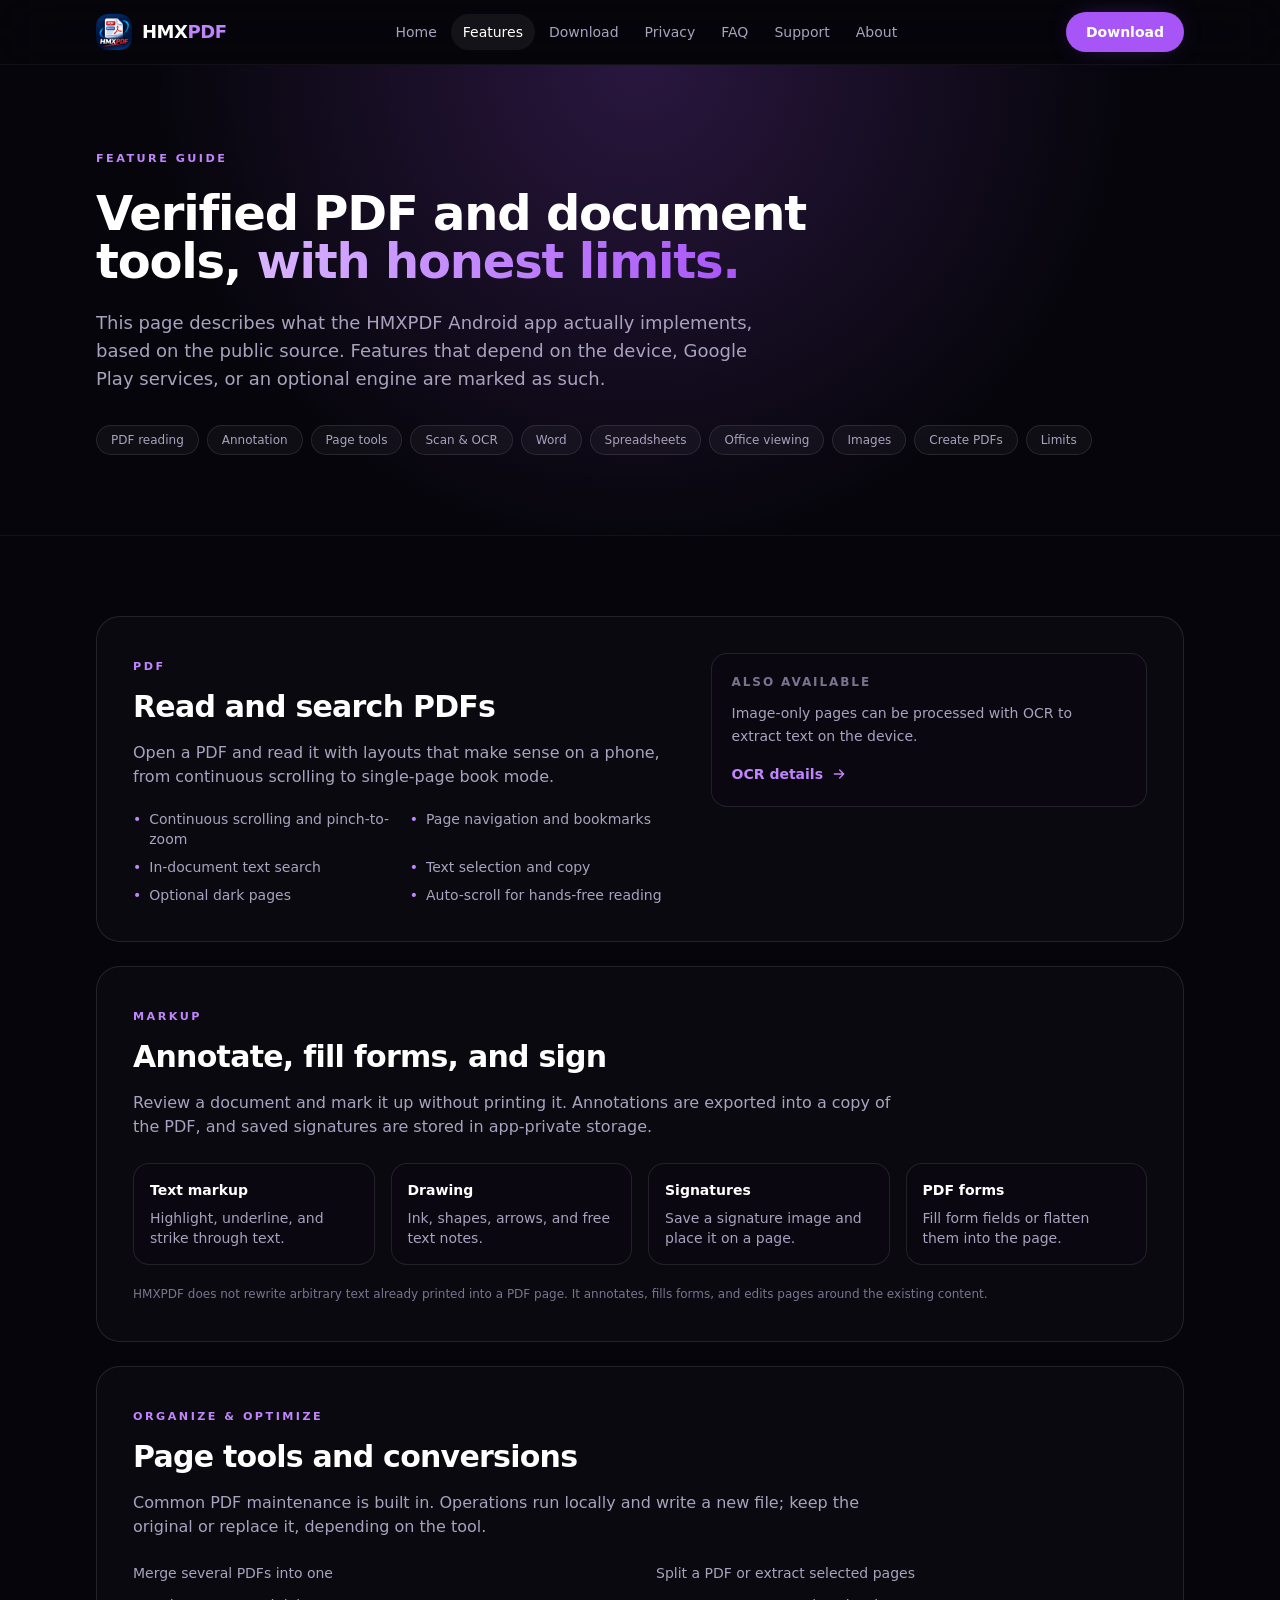
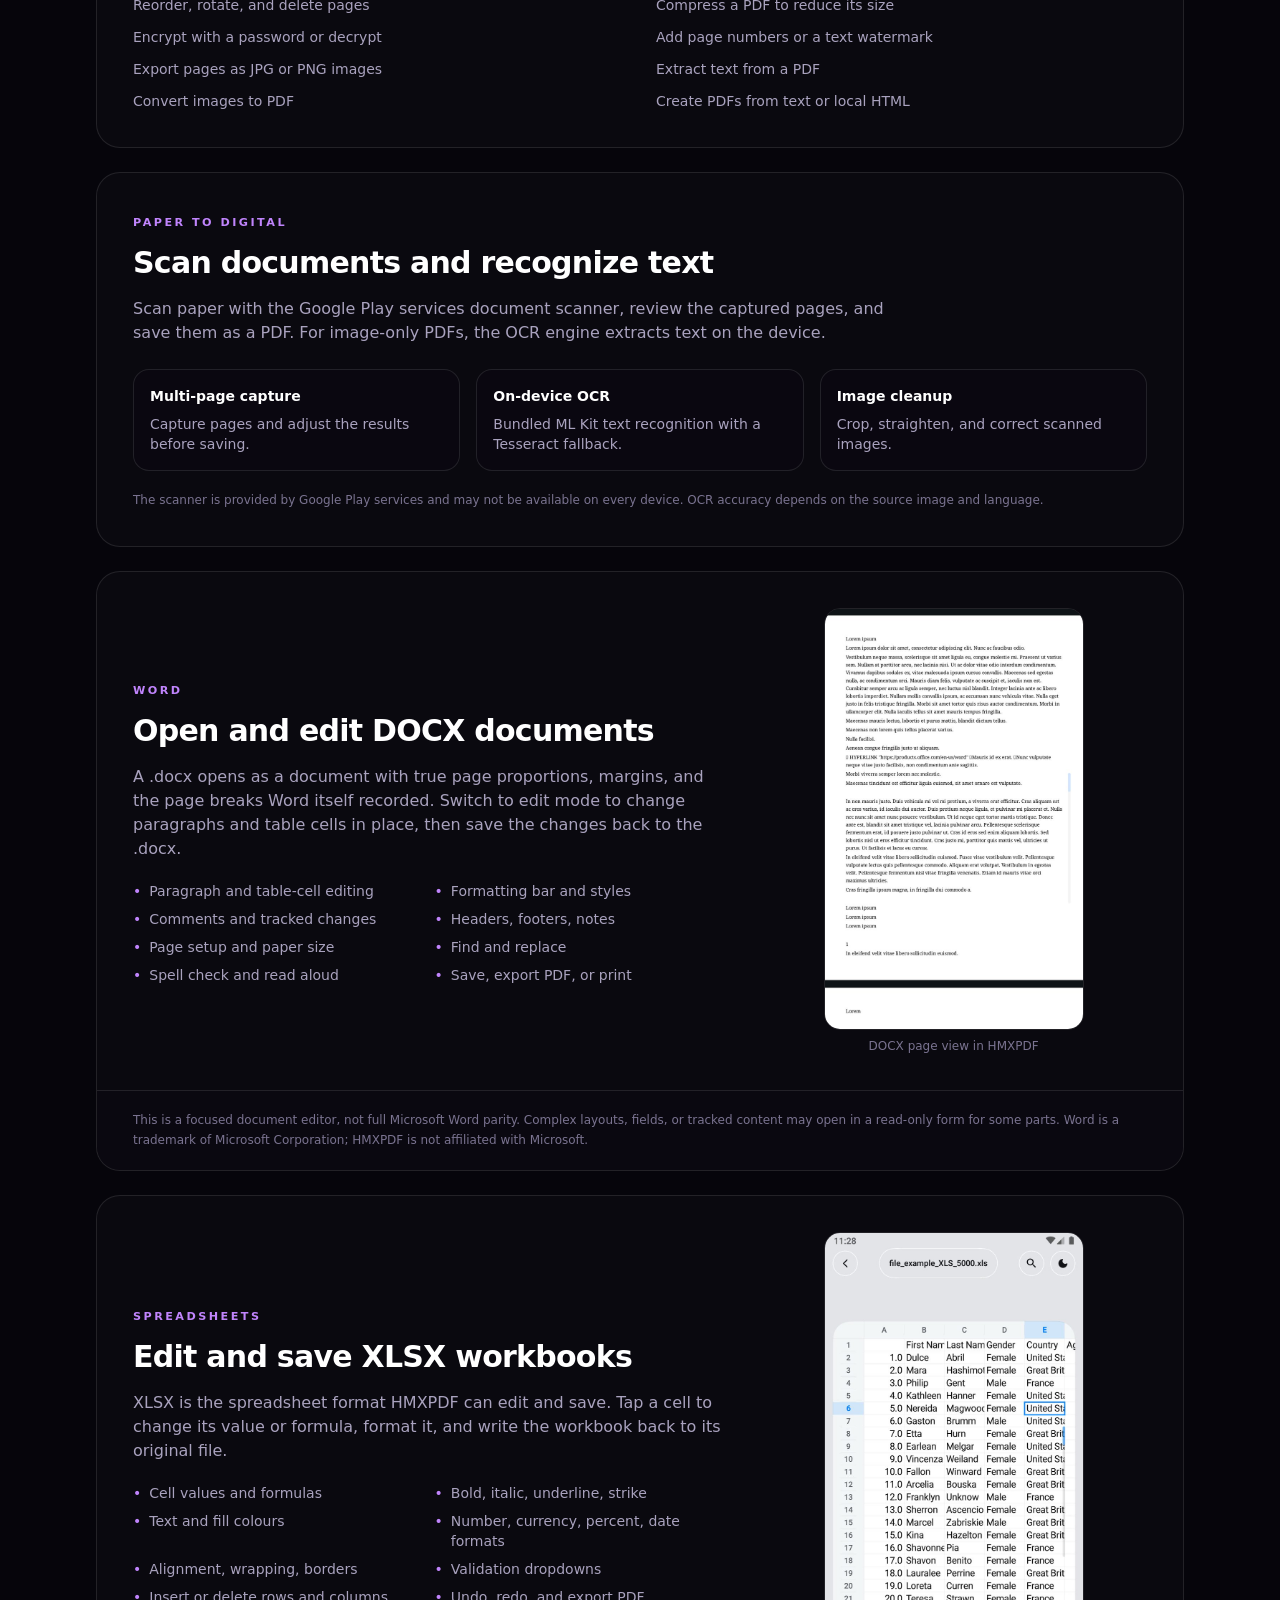
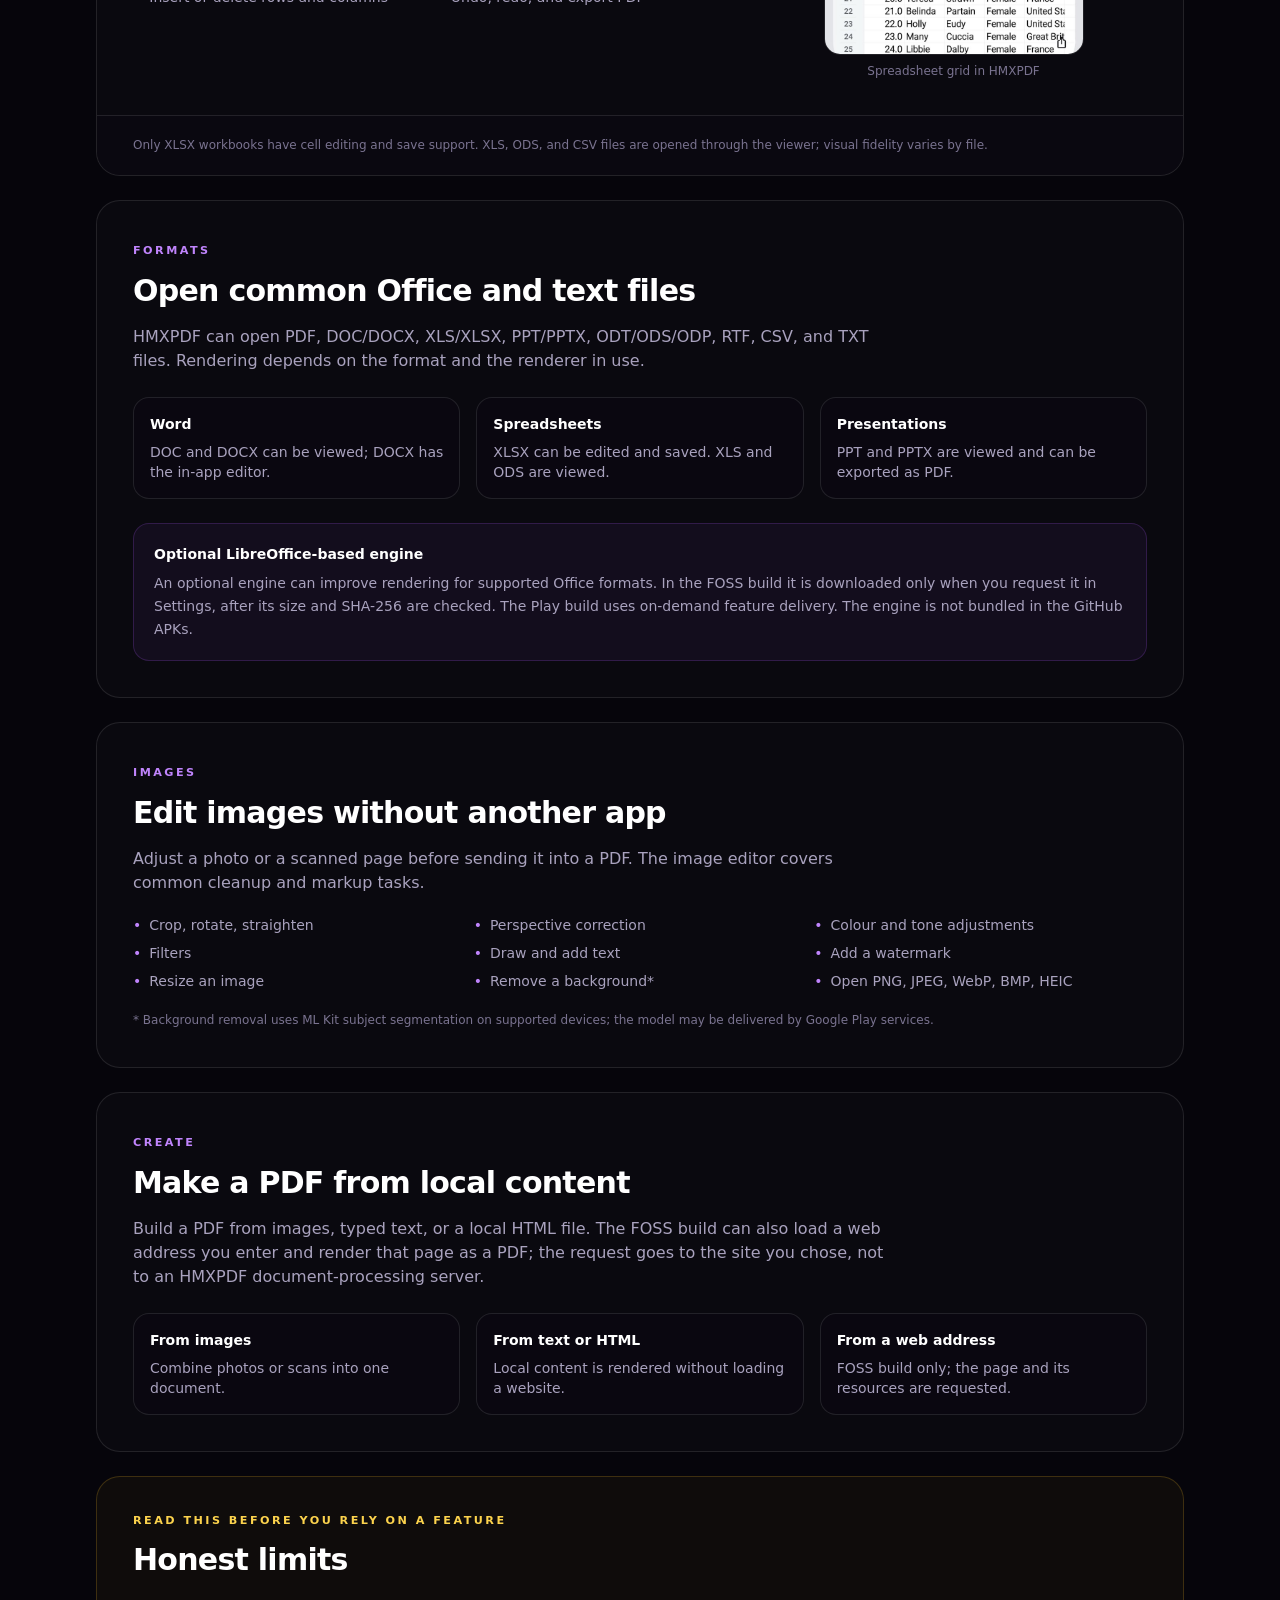
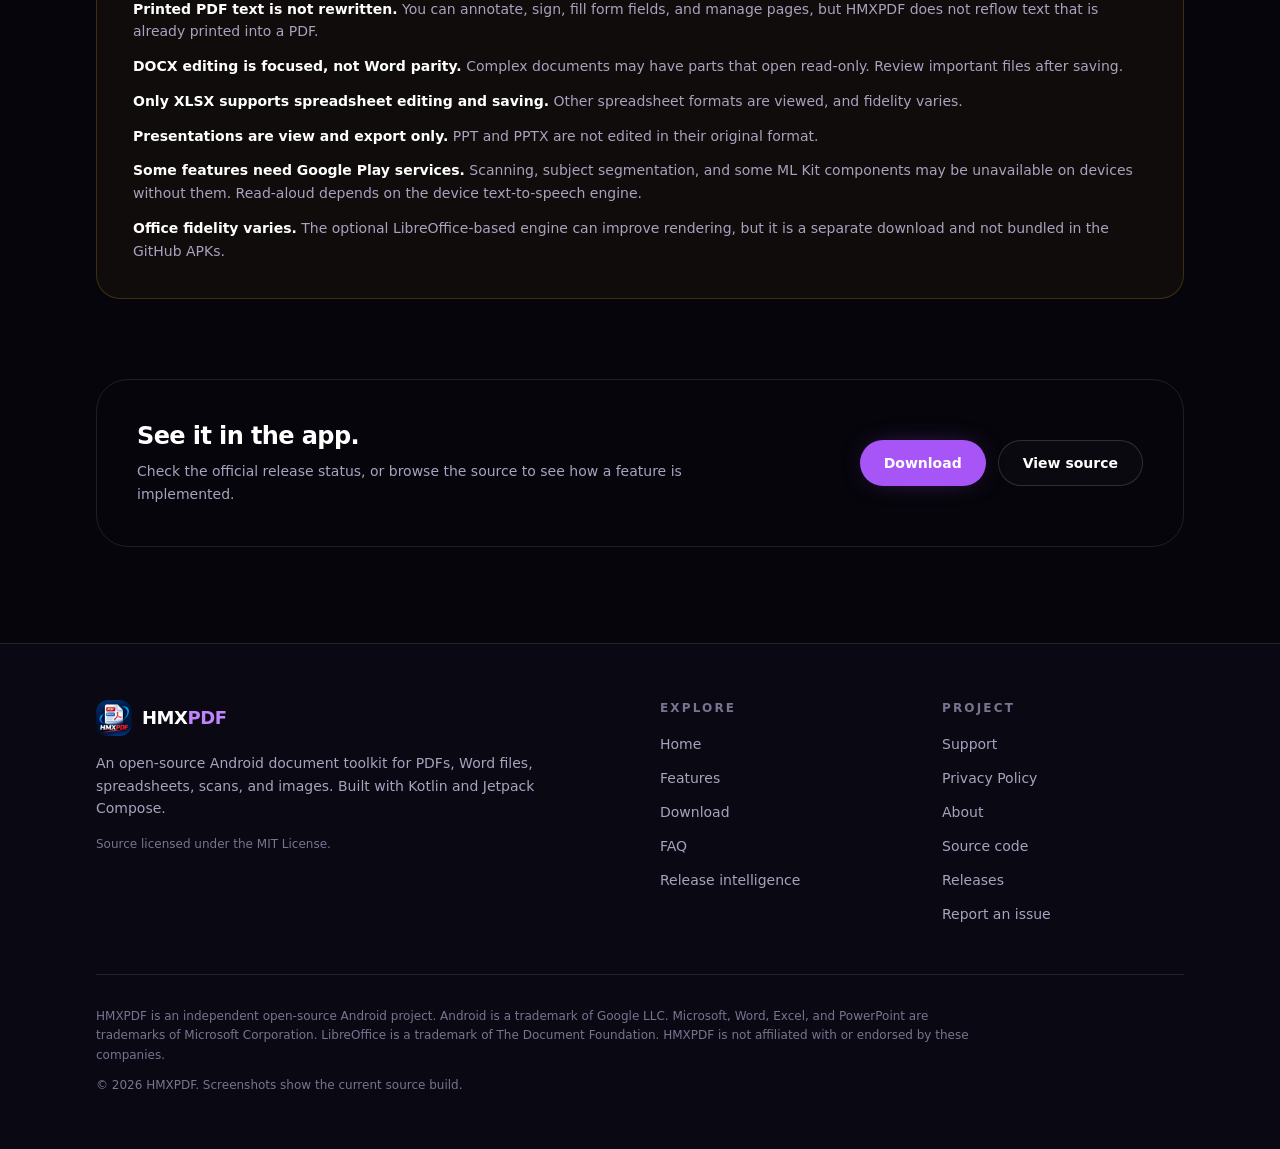
<file: hmxwebsite/features.html>
<!doctype html>
<html lang="en">
  <head>
    <meta charset="utf-8" />
    <meta name="viewport" content="width=device-width, initial-scale=1" />
    <title>Features — HMXPDF</title>
    <meta
      name="description"
      content="Verified HMXPDF features: PDF reading, annotation and signatures, page tools, OCR and scanning, DOCX editing, XLSX editing, Office viewing, image editing, and PDF creation on Android."
    />
    <meta
      name="keywords"
      content="Android PDF editor features, annotate PDF Android, DOCX editor Android, XLSX editor Android, OCR PDF, scan to PDF, merge PDF Android"
    />
    <link rel="canonical" href="https://hmxpdf-website.vercel.app/features" />
    <meta name="theme-color" content="#0A0812" />
    <meta name="color-scheme" content="dark" />
    <link rel="icon" href="assets/img/favicon-32.png" sizes="32x32" type="image/png" />
    <link rel="apple-touch-icon" href="assets/img/apple-touch-icon.png" />
    <link rel="manifest" href="site.webmanifest" />

    <meta property="og:type" content="website" />
    <meta property="og:site_name" content="HMXPDF" />
    <meta property="og:title" content="Features — HMXPDF" />
    <meta
      property="og:description"
      content="PDF reading, annotation, forms and signatures, page tools, OCR, scanning, DOCX editing, XLSX editing, image tools, and PDF creation on Android."
    />
    <meta property="og:url" content="https://hmxpdf-website.vercel.app/features" />
    <meta property="og:image" content="https://hmxpdf-website.vercel.app/assets/img/og-image.jpg" />
    <meta property="og:image:width" content="1200" />
    <meta property="og:image:height" content="630" />
    <meta property="og:image:alt" content="HMXPDF — PDF, Word and spreadsheet tools for Android" />
    <meta name="twitter:card" content="summary_large_image" />
    <meta name="twitter:title" content="Features — HMXPDF" />
    <meta
      name="twitter:description"
      content="PDF reading, annotation, forms and signatures, page tools, OCR, scanning, DOCX editing, XLSX editing, image tools, and PDF creation on Android."
    />
    <meta name="twitter:image" content="https://hmxpdf-website.vercel.app/assets/img/og-image.jpg" />

    <link rel="stylesheet" href="assets/css/site.css" />
    <script src="assets/js/site.js"></script>
  </head>
  <body class="min-h-screen bg-night-950">
    <a class="skip-link" href="#main">Skip to content</a>

    <header id="site-header" class="site-header">
      <div class="container-x flex h-16 items-center justify-between gap-4">
        <a href="index.html" class="flex items-center gap-2.5" aria-label="HMXPDF home">
          <img src="assets/img/icon-192.png" width="36" height="36" alt="" class="h-9 w-9 rounded-xl" />
          <span class="text-lg font-bold tracking-tight text-white">HMX<span class="text-accent-light">PDF</span></span>
        </a>

        <nav class="hidden items-center gap-0.5 lg:flex" aria-label="Primary">
          <a class="nav-link" href="index.html">Home</a>
          <a class="nav-link nav-active" href="features.html" aria-current="page">Features</a>
          <a class="nav-link" href="download.html">Download</a>
          <a class="nav-link" href="privacy.html">Privacy</a>
          <a class="nav-link" href="faq.html">FAQ</a>
          <a class="nav-link" href="support.html">Support</a>
          <a class="nav-link" href="about.html">About</a>
        </nav>

        <div class="hidden lg:block">
          <a class="btn-primary btn-sm" href="download.html">Download</a>
        </div>

        <button
          id="nav-toggle"
          type="button"
          class="inline-flex h-10 w-10 items-center justify-center rounded-xl border border-white/10 text-white transition hover:border-accent/40 hover:bg-white/5 lg:hidden"
          aria-expanded="false"
          aria-controls="mobile-nav"
          aria-label="Toggle navigation"
        >
          <svg class="icon-open h-5 w-5" viewBox="0 0 24 24" fill="none" stroke="currentColor" stroke-width="1.8" aria-hidden="true">
            <path d="M4 7h16M4 12h16M4 17h16" stroke-linecap="round" />
          </svg>
          <svg class="icon-close h-5 w-5" viewBox="0 0 24 24" fill="none" stroke="currentColor" stroke-width="1.8" aria-hidden="true">
            <path d="M6 6l12 12M18 6L6 18" stroke-linecap="round" />
          </svg>
        </button>
      </div>

      <div id="mobile-nav" class="hidden border-t border-white/5 bg-night-950/95 lg:hidden">
        <nav class="container-x flex flex-col gap-1 py-4" aria-label="Mobile">
          <a class="nav-link" href="index.html">Home</a>
          <a class="nav-link nav-active" href="features.html" aria-current="page">Features</a>
          <a class="nav-link" href="download.html">Download</a>
          <a class="nav-link" href="privacy.html">Privacy</a>
          <a class="nav-link" href="faq.html">FAQ</a>
          <a class="nav-link" href="support.html">Support</a>
          <a class="nav-link" href="about.html">About</a>
          <a class="btn-primary mt-3" href="download.html">Download HMXPDF</a>
        </nav>
      </div>
    </header>

    <main id="main">
      <section class="relative overflow-hidden border-b border-white/5">
        <div class="pointer-events-none absolute inset-0 bg-radial-accent" aria-hidden="true"></div>
        <div class="container-x relative py-16 sm:py-20">
          <p class="eyebrow hero-rise">Feature guide</p>
          <h1 class="hero-rise mt-5 max-w-3xl text-balance text-4xl font-bold tracking-tight text-white sm:text-5xl">
            Verified PDF and document tools, <span class="gradient-text">with honest limits.</span>
          </h1>
          <p class="hero-rise hero-rise-delay mt-6 max-w-2xl text-base leading-relaxed text-mist sm:text-lg">
            This page describes what the HMXPDF Android app actually implements, based on the public
            source. Features that depend on the device, Google Play services, or an optional engine
            are marked as such.
          </p>

          <nav class="hero-rise hero-rise-delay-2 mt-8 flex flex-wrap gap-2" aria-label="Feature sections">
            <a class="pill transition hover:border-accent/40 hover:text-white" href="#pdf">PDF reading</a>
            <a class="pill transition hover:border-accent/40 hover:text-white" href="#annotate">Annotation</a>
            <a class="pill transition hover:border-accent/40 hover:text-white" href="#pages">Page tools</a>
            <a class="pill transition hover:border-accent/40 hover:text-white" href="#scan">Scan &amp; OCR</a>
            <a class="pill transition hover:border-accent/40 hover:text-white" href="#docx">Word</a>
            <a class="pill transition hover:border-accent/40 hover:text-white" href="#xlsx">Spreadsheets</a>
            <a class="pill transition hover:border-accent/40 hover:text-white" href="#office">Office viewing</a>
            <a class="pill transition hover:border-accent/40 hover:text-white" href="#images">Images</a>
            <a class="pill transition hover:border-accent/40 hover:text-white" href="#create">Create PDFs</a>
            <a class="pill transition hover:border-accent/40 hover:text-white" href="#limits">Limits</a>
          </nav>
        </div>
      </section>

      <section class="container-x py-16 sm:py-20">
        <div class="space-y-6">
          <!-- PDF reading -->
          <article id="pdf" class="scroll-mt-24 rounded-3xl border border-white/10 bg-white/[0.02] p-6 sm:p-9">
            <div class="grid gap-8 lg:grid-cols-[1fr_0.8fr] lg:items-start">
              <div>
                <p class="eyebrow">PDF</p>
                <h2 class="mt-3 text-2xl font-bold tracking-tight text-white sm:text-3xl">Read and search PDFs</h2>
                <p class="mt-4 text-sm leading-relaxed text-mist sm:text-base">
                  Open a PDF and read it with layouts that make sense on a phone, from continuous
                  scrolling to single-page book mode.
                </p>
                <ul class="mt-5 grid gap-2 text-sm text-mist sm:grid-cols-2">
                  <li class="flex gap-2"><span class="text-accent-light">•</span> Continuous scrolling and pinch-to-zoom</li>
                  <li class="flex gap-2"><span class="text-accent-light">•</span> Page navigation and bookmarks</li>
                  <li class="flex gap-2"><span class="text-accent-light">•</span> In-document text search</li>
                  <li class="flex gap-2"><span class="text-accent-light">•</span> Text selection and copy</li>
                  <li class="flex gap-2"><span class="text-accent-light">•</span> Optional dark pages</li>
                  <li class="flex gap-2"><span class="text-accent-light">•</span> Auto-scroll for hands-free reading</li>
                </ul>
              </div>
              <div class="rounded-2xl border border-white/10 bg-night-900/70 p-5">
                <p class="text-xs font-semibold uppercase tracking-[0.16em] text-mist-dim">Also available</p>
                <p class="mt-3 text-sm leading-relaxed text-mist">
                  Image-only pages can be processed with OCR to extract text on the device.
                </p>
                <a href="#scan" class="mt-4 inline-flex items-center gap-2 text-sm font-semibold text-accent-light hover:text-white">
                  OCR details
                  <svg class="h-4 w-4" viewBox="0 0 24 24" fill="none" stroke="currentColor" stroke-width="2" aria-hidden="true">
                    <path d="M5 12h14m-6-6 6 6-6 6" stroke-linecap="round" stroke-linejoin="round" />
                  </svg>
                </a>
              </div>
            </div>
          </article>

          <!-- Annotation -->
          <article id="annotate" class="scroll-mt-24 rounded-3xl border border-white/10 bg-white/[0.02] p-6 sm:p-9">
            <p class="eyebrow">Markup</p>
            <h2 class="mt-3 text-2xl font-bold tracking-tight text-white sm:text-3xl">Annotate, fill forms, and sign</h2>
            <p class="mt-4 max-w-3xl text-sm leading-relaxed text-mist sm:text-base">
              Review a document and mark it up without printing it. Annotations are exported into a
              copy of the PDF, and saved signatures are stored in app-private storage.
            </p>
            <div class="mt-6 grid gap-4 sm:grid-cols-2 lg:grid-cols-4">
              <div class="rounded-2xl border border-white/10 bg-night-900/60 p-4">
                <h3 class="text-sm font-semibold text-white">Text markup</h3>
                <p class="mt-2 text-sm text-mist">Highlight, underline, and strike through text.</p>
              </div>
              <div class="rounded-2xl border border-white/10 bg-night-900/60 p-4">
                <h3 class="text-sm font-semibold text-white">Drawing</h3>
                <p class="mt-2 text-sm text-mist">Ink, shapes, arrows, and free text notes.</p>
              </div>
              <div class="rounded-2xl border border-white/10 bg-night-900/60 p-4">
                <h3 class="text-sm font-semibold text-white">Signatures</h3>
                <p class="mt-2 text-sm text-mist">Save a signature image and place it on a page.</p>
              </div>
              <div class="rounded-2xl border border-white/10 bg-night-900/60 p-4">
                <h3 class="text-sm font-semibold text-white">PDF forms</h3>
                <p class="mt-2 text-sm text-mist">Fill form fields or flatten them into the page.</p>
              </div>
            </div>
            <p class="mt-5 text-xs leading-relaxed text-mist-dim">
              HMXPDF does not rewrite arbitrary text already printed into a PDF page. It annotates,
              fills forms, and edits pages around the existing content.
            </p>
          </article>

          <!-- Page tools -->
          <article id="pages" class="scroll-mt-24 rounded-3xl border border-white/10 bg-white/[0.02] p-6 sm:p-9">
            <p class="eyebrow">Organize &amp; optimize</p>
            <h2 class="mt-3 text-2xl font-bold tracking-tight text-white sm:text-3xl">Page tools and conversions</h2>
            <p class="mt-4 max-w-3xl text-sm leading-relaxed text-mist sm:text-base">
              Common PDF maintenance is built in. Operations run locally and write a new file; keep
              the original or replace it, depending on the tool.
            </p>
            <div class="mt-6 grid gap-x-8 gap-y-3 text-sm text-mist sm:grid-cols-2">
              <p>Merge several PDFs into one</p>
              <p>Split a PDF or extract selected pages</p>
              <p>Reorder, rotate, and delete pages</p>
              <p>Compress a PDF to reduce its size</p>
              <p>Encrypt with a password or decrypt</p>
              <p>Add page numbers or a text watermark</p>
              <p>Export pages as JPG or PNG images</p>
              <p>Extract text from a PDF</p>
              <p>Convert images to PDF</p>
              <p>Create PDFs from text or local HTML</p>
            </div>
          </article>

          <!-- Scan & OCR -->
          <article id="scan" class="scroll-mt-24 rounded-3xl border border-white/10 bg-white/[0.02] p-6 sm:p-9">
            <p class="eyebrow">Paper to digital</p>
            <h2 class="mt-3 text-2xl font-bold tracking-tight text-white sm:text-3xl">Scan documents and recognize text</h2>
            <p class="mt-4 max-w-3xl text-sm leading-relaxed text-mist sm:text-base">
              Scan paper with the Google Play services document scanner, review the captured pages,
              and save them as a PDF. For image-only PDFs, the OCR engine extracts text on the device.
            </p>
            <div class="mt-6 grid gap-4 sm:grid-cols-3">
              <div class="rounded-2xl border border-white/10 bg-night-900/60 p-4">
                <h3 class="text-sm font-semibold text-white">Multi-page capture</h3>
                <p class="mt-2 text-sm text-mist">Capture pages and adjust the results before saving.</p>
              </div>
              <div class="rounded-2xl border border-white/10 bg-night-900/60 p-4">
                <h3 class="text-sm font-semibold text-white">On-device OCR</h3>
                <p class="mt-2 text-sm text-mist">Bundled ML Kit text recognition with a Tesseract fallback.</p>
              </div>
              <div class="rounded-2xl border border-white/10 bg-night-900/60 p-4">
                <h3 class="text-sm font-semibold text-white">Image cleanup</h3>
                <p class="mt-2 text-sm text-mist">Crop, straighten, and correct scanned images.</p>
              </div>
            </div>
            <p class="mt-5 text-xs leading-relaxed text-mist-dim">
              The scanner is provided by Google Play services and may not be available on every
              device. OCR accuracy depends on the source image and language.
            </p>
          </article>

          <!-- DOCX -->
          <article id="docx" class="scroll-mt-24 overflow-hidden rounded-3xl border border-white/10 bg-white/[0.02]">
            <div class="grid gap-8 p-6 sm:p-9 lg:grid-cols-[1fr_0.65fr] lg:items-center">
              <div>
                <p class="eyebrow">Word</p>
                <h2 class="mt-3 text-2xl font-bold tracking-tight text-white sm:text-3xl">Open and edit DOCX documents</h2>
                <p class="mt-4 text-sm leading-relaxed text-mist sm:text-base">
                  A .docx opens as a document with true page proportions, margins, and the page breaks
                  Word itself recorded. Switch to edit mode to change paragraphs and table cells in
                  place, then save the changes back to the .docx.
                </p>
                <ul class="mt-5 grid gap-2 text-sm text-mist sm:grid-cols-2">
                  <li class="flex gap-2"><span class="text-accent-light">•</span> Paragraph and table-cell editing</li>
                  <li class="flex gap-2"><span class="text-accent-light">•</span> Formatting bar and styles</li>
                  <li class="flex gap-2"><span class="text-accent-light">•</span> Comments and tracked changes</li>
                  <li class="flex gap-2"><span class="text-accent-light">•</span> Headers, footers, notes</li>
                  <li class="flex gap-2"><span class="text-accent-light">•</span> Page setup and paper size</li>
                  <li class="flex gap-2"><span class="text-accent-light">•</span> Find and replace</li>
                  <li class="flex gap-2"><span class="text-accent-light">•</span> Spell check and read aloud</li>
                  <li class="flex gap-2"><span class="text-accent-light">•</span> Save, export PDF, or print</li>
                </ul>
              </div>
              <figure class="mx-auto w-full max-w-[260px]">
                <img
                  src="assets/img/screenshot-docx.jpg"
                  width="720"
                  height="1173"
                  loading="lazy"
                  alt="A Word document displayed in HMXPDF with page proportions and body text"
                  class="rounded-2xl border border-white/10"
                />
                <figcaption class="mt-2 text-center text-xs text-mist-dim">DOCX page view in HMXPDF</figcaption>
              </figure>
            </div>
            <div class="border-t border-white/10 bg-night-900/60 px-6 py-5 sm:px-9">
              <p class="text-xs leading-relaxed text-mist-dim">
                This is a focused document editor, not full Microsoft Word parity. Complex layouts,
                fields, or tracked content may open in a read-only form for some parts. Word is a
                trademark of Microsoft Corporation; HMXPDF is not affiliated with Microsoft.
              </p>
            </div>
          </article>

          <!-- XLSX -->
          <article id="xlsx" class="scroll-mt-24 overflow-hidden rounded-3xl border border-white/10 bg-white/[0.02]">
            <div class="grid gap-8 p-6 sm:p-9 lg:grid-cols-[1fr_0.65fr] lg:items-center">
              <div>
                <p class="eyebrow">Spreadsheets</p>
                <h2 class="mt-3 text-2xl font-bold tracking-tight text-white sm:text-3xl">Edit and save XLSX workbooks</h2>
                <p class="mt-4 text-sm leading-relaxed text-mist sm:text-base">
                  XLSX is the spreadsheet format HMXPDF can edit and save. Tap a cell to change its
                  value or formula, format it, and write the workbook back to its original file.
                </p>
                <ul class="mt-5 grid gap-2 text-sm text-mist sm:grid-cols-2">
                  <li class="flex gap-2"><span class="text-accent-light">•</span> Cell values and formulas</li>
                  <li class="flex gap-2"><span class="text-accent-light">•</span> Bold, italic, underline, strike</li>
                  <li class="flex gap-2"><span class="text-accent-light">•</span> Text and fill colours</li>
                  <li class="flex gap-2"><span class="text-accent-light">•</span> Number, currency, percent, date formats</li>
                  <li class="flex gap-2"><span class="text-accent-light">•</span> Alignment, wrapping, borders</li>
                  <li class="flex gap-2"><span class="text-accent-light">•</span> Validation dropdowns</li>
                  <li class="flex gap-2"><span class="text-accent-light">•</span> Insert or delete rows and columns</li>
                  <li class="flex gap-2"><span class="text-accent-light">•</span> Undo, redo, and export PDF</li>
                </ul>
              </div>
              <figure class="mx-auto w-full max-w-[260px]">
                <img
                  src="assets/img/screenshot-xlsx.jpg"
                  width="720"
                  height="1173"
                  loading="lazy"
                  alt="A spreadsheet grid open in HMXPDF with a selected cell and editing toolbar"
                  class="rounded-2xl border border-white/10"
                />
                <figcaption class="mt-2 text-center text-xs text-mist-dim">Spreadsheet grid in HMXPDF</figcaption>
              </figure>
            </div>
            <div class="border-t border-white/10 bg-night-900/60 px-6 py-5 sm:px-9">
              <p class="text-xs leading-relaxed text-mist-dim">
                Only XLSX workbooks have cell editing and save support. XLS, ODS, and CSV files are
                opened through the viewer; visual fidelity varies by file.
              </p>
            </div>
          </article>

          <!-- Office viewing -->
          <article id="office" class="scroll-mt-24 rounded-3xl border border-white/10 bg-white/[0.02] p-6 sm:p-9">
            <p class="eyebrow">Formats</p>
            <h2 class="mt-3 text-2xl font-bold tracking-tight text-white sm:text-3xl">Open common Office and text files</h2>
            <p class="mt-4 max-w-3xl text-sm leading-relaxed text-mist sm:text-base">
              HMXPDF can open PDF, DOC/DOCX, XLS/XLSX, PPT/PPTX, ODT/ODS/ODP, RTF, CSV, and TXT files.
              Rendering depends on the format and the renderer in use.
            </p>
            <div class="mt-6 grid gap-4 sm:grid-cols-3">
              <div class="rounded-2xl border border-white/10 bg-night-900/60 p-4">
                <h3 class="text-sm font-semibold text-white">Word</h3>
                <p class="mt-2 text-sm text-mist">DOC and DOCX can be viewed; DOCX has the in-app editor.</p>
              </div>
              <div class="rounded-2xl border border-white/10 bg-night-900/60 p-4">
                <h3 class="text-sm font-semibold text-white">Spreadsheets</h3>
                <p class="mt-2 text-sm text-mist">XLSX can be edited and saved. XLS and ODS are viewed.</p>
              </div>
              <div class="rounded-2xl border border-white/10 bg-night-900/60 p-4">
                <h3 class="text-sm font-semibold text-white">Presentations</h3>
                <p class="mt-2 text-sm text-mist">PPT and PPTX are viewed and can be exported as PDF.</p>
              </div>
            </div>
            <div class="mt-6 rounded-2xl border border-accent/20 bg-accent/[0.06] p-5">
              <h3 class="text-sm font-semibold text-white">Optional LibreOffice-based engine</h3>
              <p class="mt-2 text-sm leading-relaxed text-mist">
                An optional engine can improve rendering for supported Office formats. In the FOSS
                build it is downloaded only when you request it in Settings, after its size and
                SHA-256 are checked. The Play build uses on-demand feature delivery. The engine is
                not bundled in the GitHub APKs.
              </p>
            </div>
          </article>

          <!-- Images -->
          <article id="images" class="scroll-mt-24 rounded-3xl border border-white/10 bg-white/[0.02] p-6 sm:p-9">
            <p class="eyebrow">Images</p>
            <h2 class="mt-3 text-2xl font-bold tracking-tight text-white sm:text-3xl">Edit images without another app</h2>
            <p class="mt-4 max-w-3xl text-sm leading-relaxed text-mist sm:text-base">
              Adjust a photo or a scanned page before sending it into a PDF. The image editor covers
              common cleanup and markup tasks.
            </p>
            <ul class="mt-5 grid gap-2 text-sm text-mist sm:grid-cols-2 lg:grid-cols-3">
              <li class="flex gap-2"><span class="text-accent-light">•</span> Crop, rotate, straighten</li>
              <li class="flex gap-2"><span class="text-accent-light">•</span> Perspective correction</li>
              <li class="flex gap-2"><span class="text-accent-light">•</span> Colour and tone adjustments</li>
              <li class="flex gap-2"><span class="text-accent-light">•</span> Filters</li>
              <li class="flex gap-2"><span class="text-accent-light">•</span> Draw and add text</li>
              <li class="flex gap-2"><span class="text-accent-light">•</span> Add a watermark</li>
              <li class="flex gap-2"><span class="text-accent-light">•</span> Resize an image</li>
              <li class="flex gap-2"><span class="text-accent-light">•</span> Remove a background*</li>
              <li class="flex gap-2"><span class="text-accent-light">•</span> Open PNG, JPEG, WebP, BMP, HEIC</li>
            </ul>
            <p class="mt-5 text-xs leading-relaxed text-mist-dim">
              * Background removal uses ML Kit subject segmentation on supported devices; the model
              may be delivered by Google Play services.
            </p>
          </article>

          <!-- Create -->
          <article id="create" class="scroll-mt-24 rounded-3xl border border-white/10 bg-white/[0.02] p-6 sm:p-9">
            <p class="eyebrow">Create</p>
            <h2 class="mt-3 text-2xl font-bold tracking-tight text-white sm:text-3xl">Make a PDF from local content</h2>
            <p class="mt-4 max-w-3xl text-sm leading-relaxed text-mist sm:text-base">
              Build a PDF from images, typed text, or a local HTML file. The FOSS build can also load
              a web address you enter and render that page as a PDF; the request goes to the site you
              chose, not to an HMXPDF document-processing server.
            </p>
            <div class="mt-6 grid gap-4 sm:grid-cols-3">
              <div class="rounded-2xl border border-white/10 bg-night-900/60 p-4">
                <h3 class="text-sm font-semibold text-white">From images</h3>
                <p class="mt-2 text-sm text-mist">Combine photos or scans into one document.</p>
              </div>
              <div class="rounded-2xl border border-white/10 bg-night-900/60 p-4">
                <h3 class="text-sm font-semibold text-white">From text or HTML</h3>
                <p class="mt-2 text-sm text-mist">Local content is rendered without loading a website.</p>
              </div>
              <div class="rounded-2xl border border-white/10 bg-night-900/60 p-4">
                <h3 class="text-sm font-semibold text-white">From a web address</h3>
                <p class="mt-2 text-sm text-mist">FOSS build only; the page and its resources are requested.</p>
              </div>
            </div>
          </article>

          <!-- Limits -->
          <article id="limits" class="scroll-mt-24 rounded-3xl border border-amber-400/20 bg-amber-400/[0.04] p-6 sm:p-9">
            <p class="text-[0.7rem] font-semibold uppercase tracking-[0.22em] text-amber-300">Read this before you rely on a feature</p>
            <h2 class="mt-3 text-2xl font-bold tracking-tight text-white sm:text-3xl">Honest limits</h2>
            <ul class="mt-5 space-y-3 text-sm leading-relaxed text-mist">
              <li>
                <strong class="text-white">Printed PDF text is not rewritten.</strong> You can annotate,
                sign, fill form fields, and manage pages, but HMXPDF does not reflow text that is
                already printed into a PDF.
              </li>
              <li>
                <strong class="text-white">DOCX editing is focused, not Word parity.</strong> Complex
                documents may have parts that open read-only. Review important files after saving.
              </li>
              <li>
                <strong class="text-white">Only XLSX supports spreadsheet editing and saving.</strong>
                Other spreadsheet formats are viewed, and fidelity varies.
              </li>
              <li>
                <strong class="text-white">Presentations are view and export only.</strong> PPT and PPTX
                are not edited in their original format.
              </li>
              <li>
                <strong class="text-white">Some features need Google Play services.</strong> Scanning,
                subject segmentation, and some ML Kit components may be unavailable on devices
                without them. Read-aloud depends on the device text-to-speech engine.
              </li>
              <li>
                <strong class="text-white">Office fidelity varies.</strong> The optional LibreOffice-based
                engine can improve rendering, but it is a separate download and not bundled in the
                GitHub APKs.
              </li>
            </ul>
          </article>
        </div>
      </section>

      <section class="container-x pb-16 sm:pb-24">
        <div class="rounded-[2rem] border border-white/10 bg-gradient-to-br from-accent/12 via-night-900 to-night-900 p-8 sm:p-10">
          <div class="flex flex-col items-start justify-between gap-6 sm:flex-row sm:items-center">
            <div>
              <h2 class="text-2xl font-bold tracking-tight text-white">See it in the app.</h2>
              <p class="mt-2 max-w-xl text-sm leading-relaxed text-mist">
                Check the official release status, or browse the source to see how a feature is
                implemented.
              </p>
            </div>
            <div class="flex flex-wrap gap-3">
              <a class="btn-primary" href="download.html">Download</a>
              <a class="btn-secondary" href="https://github.com/tanishka1233/HMXPDF" target="_blank" rel="noopener noreferrer">View source</a>
            </div>
          </div>
        </div>
      </section>
    </main>

    <footer class="border-t border-white/10 bg-night-900">
      <div class="container-x py-14">
        <div class="grid gap-10 md:grid-cols-4">
          <div class="md:col-span-2">
            <a href="index.html" class="flex items-center gap-2.5" aria-label="HMXPDF home">
              <img src="assets/img/icon-192.png" width="36" height="36" alt="" class="h-9 w-9 rounded-xl" />
              <span class="text-lg font-bold tracking-tight text-white">HMX<span class="text-accent-light">PDF</span></span>
            </a>
            <p class="mt-4 max-w-md text-sm leading-relaxed text-mist">
              An open-source Android document toolkit for PDFs, Word files, spreadsheets, scans, and
              images. Built with Kotlin and Jetpack Compose.
            </p>
            <p class="mt-4 text-xs text-mist-dim">Source licensed under the MIT License.</p>
          </div>

          <div>
            <p class="text-xs font-semibold uppercase tracking-[0.18em] text-mist-dim">Explore</p>
            <ul class="mt-4 space-y-2.5">
              <li><a class="footer-link" href="index.html">Home</a></li>
              <li><a class="footer-link" href="features.html">Features</a></li>
              <li><a class="footer-link" href="download.html">Download</a></li>
              <li><a class="footer-link" href="faq.html">FAQ</a></li>
              <li><a class="footer-link" href="release-intelligence.html">Release intelligence</a></li>
            </ul>
          </div>

          <div>
            <p class="text-xs font-semibold uppercase tracking-[0.18em] text-mist-dim">Project</p>
            <ul class="mt-4 space-y-2.5">
              <li><a class="footer-link" href="support.html">Support</a></li>
              <li><a class="footer-link" href="privacy.html">Privacy Policy</a></li>
              <li><a class="footer-link" href="about.html">About</a></li>
              <li>
                <a class="footer-link" href="https://github.com/tanishka1233/HMXPDF" target="_blank" rel="noopener noreferrer">Source code</a>
              </li>
              <li>
                <a class="footer-link" href="https://github.com/tanishka1233/HMXPDF/releases" target="_blank" rel="noopener noreferrer">Releases</a>
              </li>
              <li>
                <a class="footer-link" href="https://github.com/tanishka1233/HMXPDF/issues" target="_blank" rel="noopener noreferrer">Report an issue</a>
              </li>
            </ul>
          </div>
        </div>

        <div class="mt-12 border-t border-white/10 pt-8">
          <p class="max-w-4xl text-xs leading-relaxed text-mist-dim">
            HMXPDF is an independent open-source Android project. Android is a trademark of Google
            LLC. Microsoft, Word, Excel, and PowerPoint are trademarks of Microsoft Corporation.
            LibreOffice is a trademark of The Document Foundation. HMXPDF is not affiliated with or
            endorsed by these companies.
          </p>
          <p class="mt-3 text-xs text-mist-dim">
            © <span data-year>2026</span> HMXPDF. Screenshots show the current source build.
          </p>
        </div>
      </div>
    </footer>
  </body>
</html>
</file>
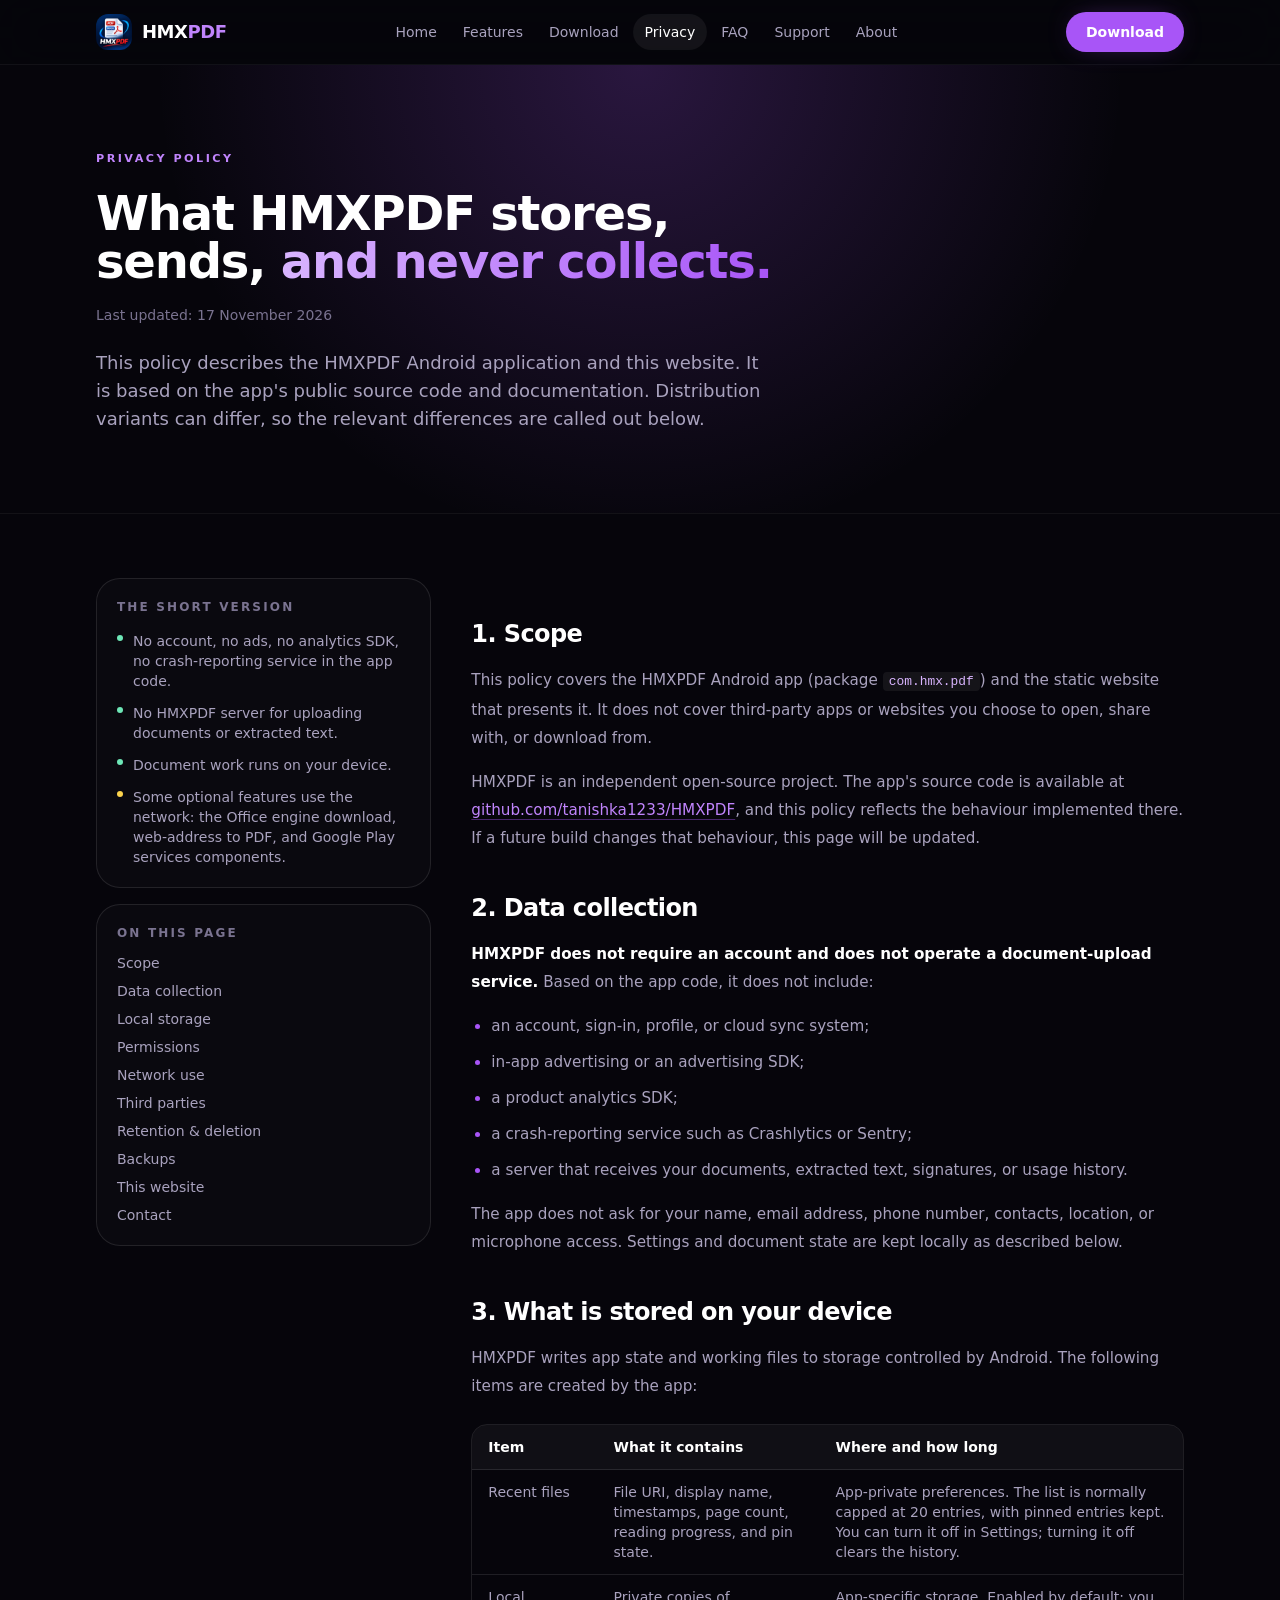
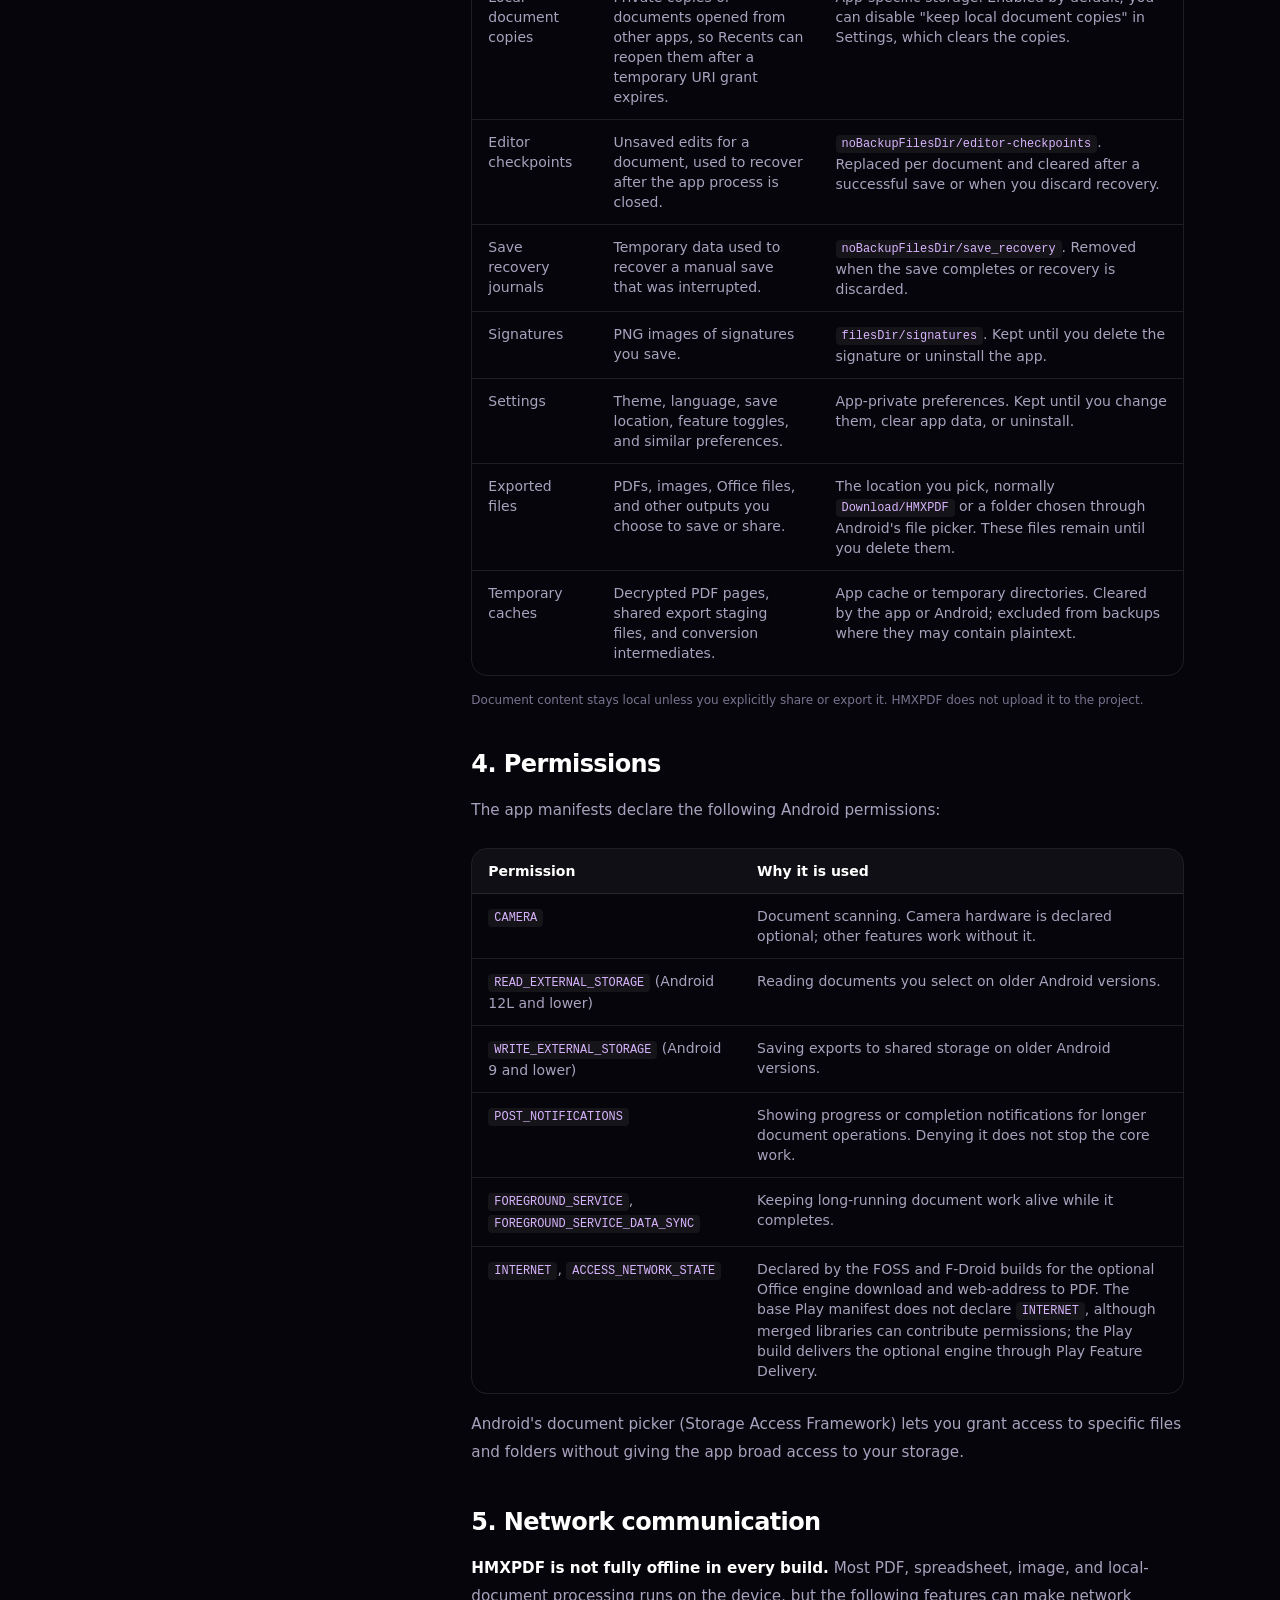
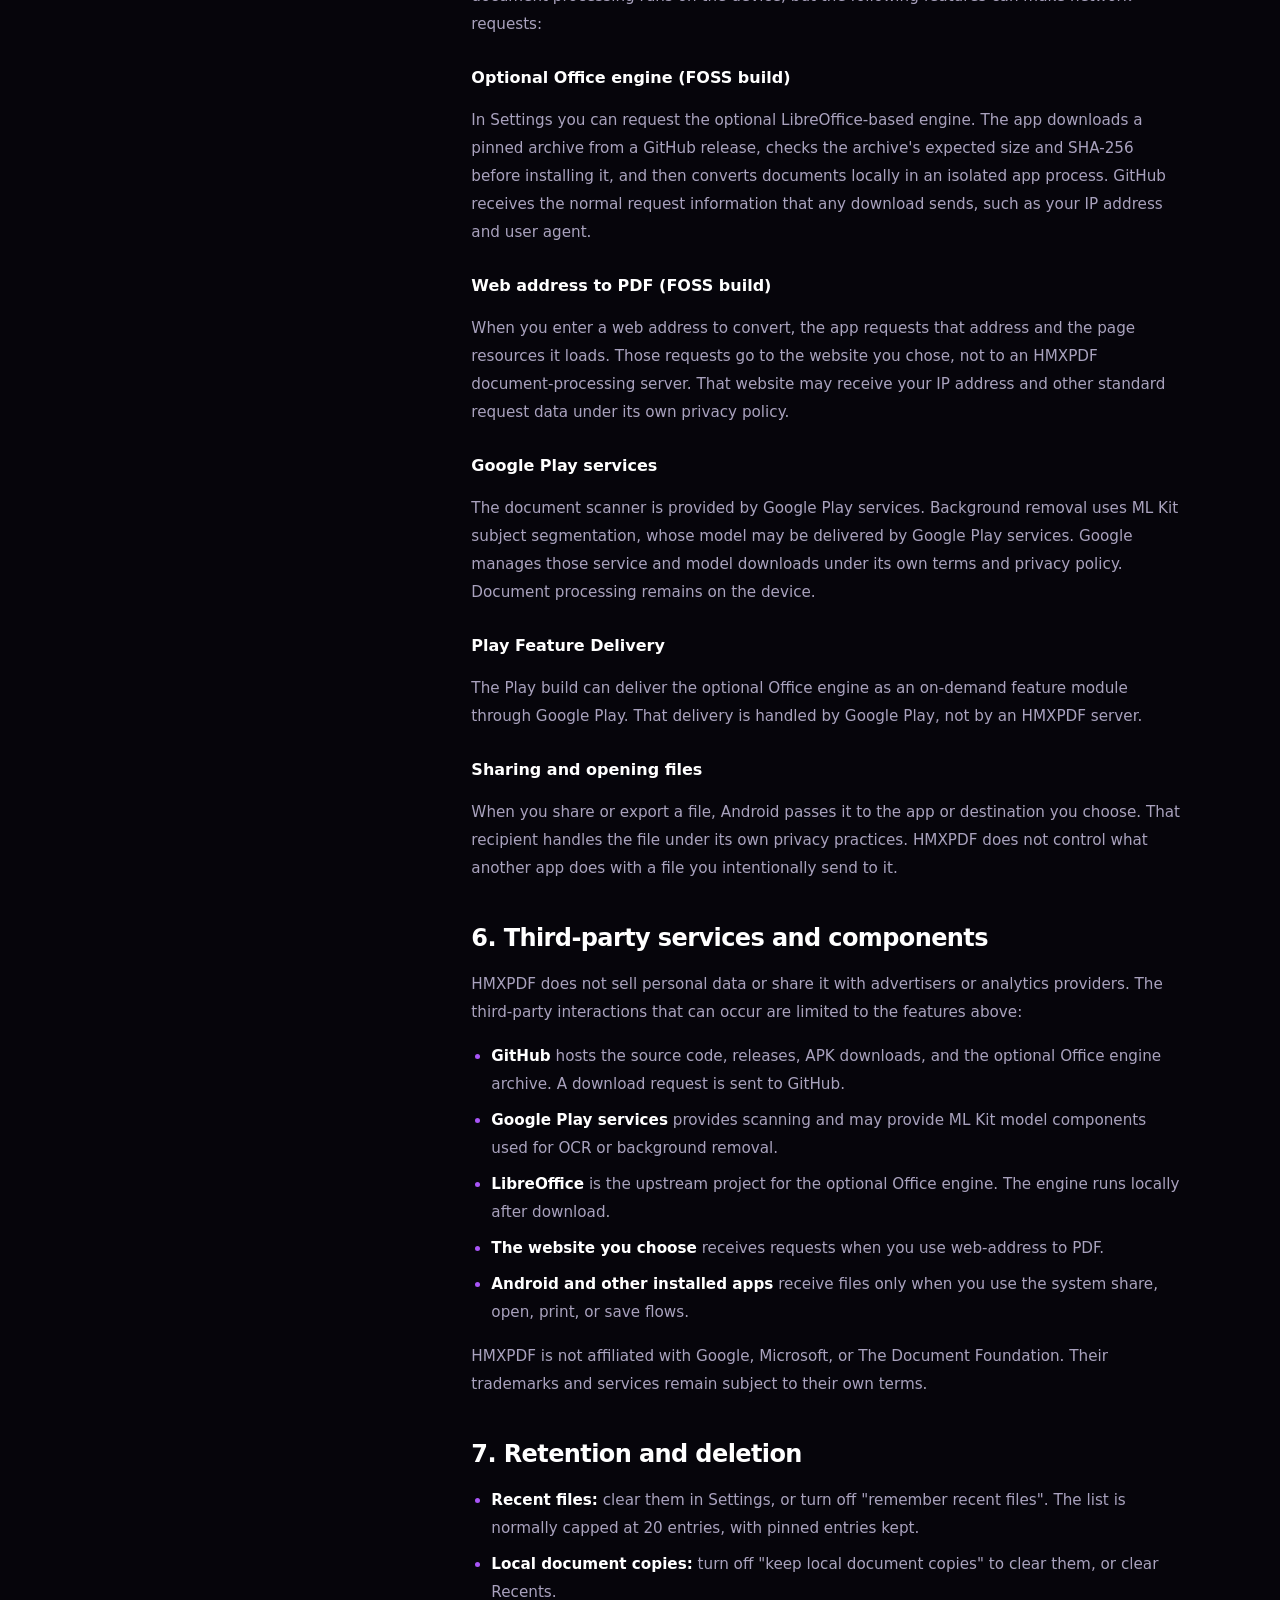
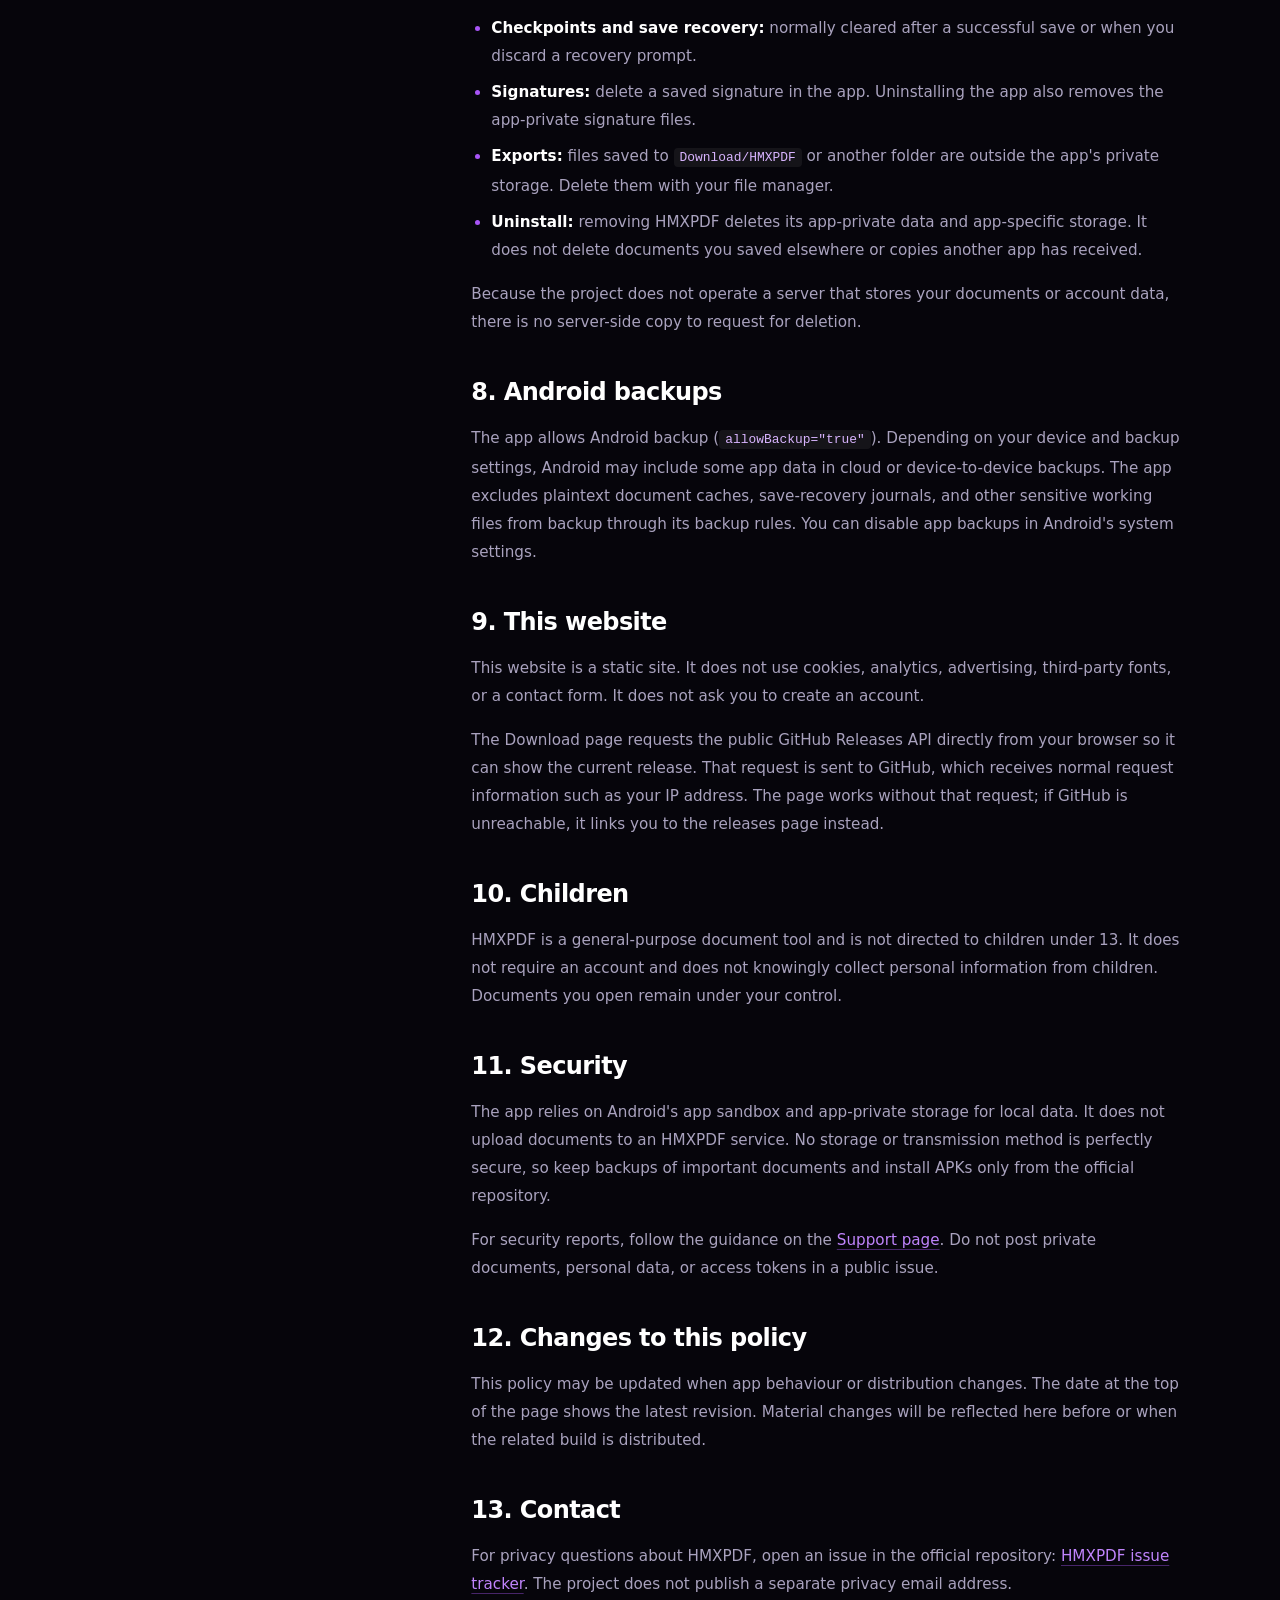
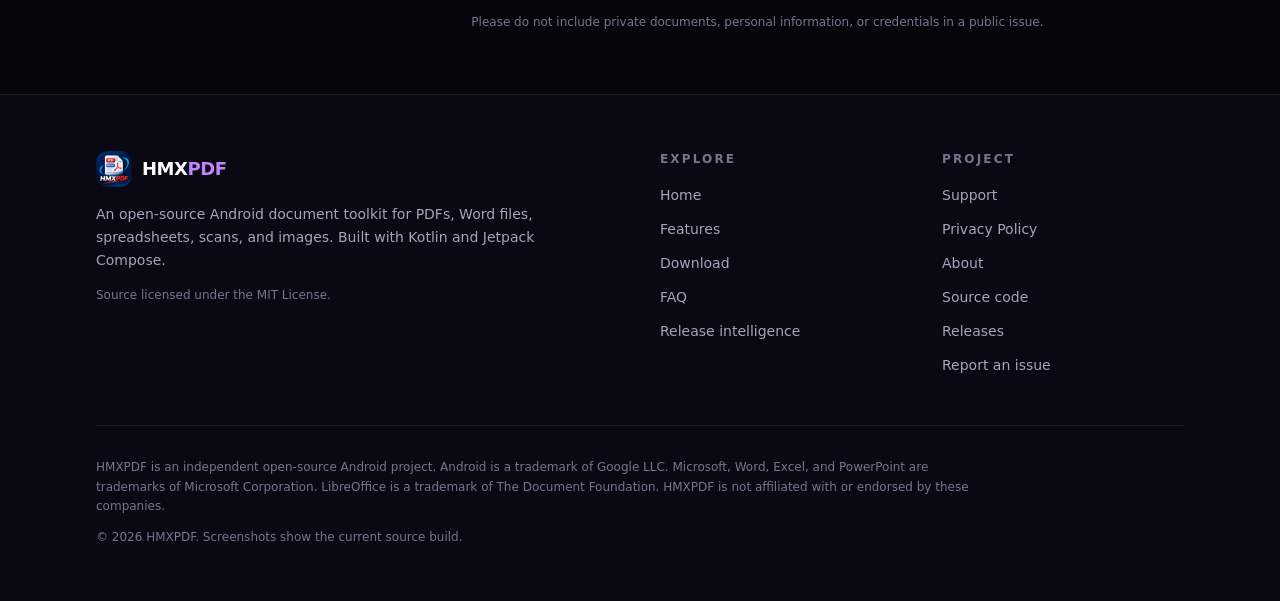
<file: hmxwebsite/privacy.html>
<!doctype html>
<html lang="en">
  <head>
    <meta charset="utf-8" />
    <meta name="viewport" content="width=device-width, initial-scale=1" />
    <title>Privacy Policy — HMXPDF</title>
    <meta
      name="description"
      content="HMXPDF privacy policy: what the Android app stores on your device, the permissions it requests, when it uses the network, and how to delete app data."
    />
    <link rel="canonical" href="https://hmxpdf-website.vercel.app/privacy" />
    <meta name="theme-color" content="#0A0812" />
    <meta name="color-scheme" content="dark" />
    <link rel="icon" href="assets/img/favicon-32.png" sizes="32x32" type="image/png" />
    <link rel="apple-touch-icon" href="assets/img/apple-touch-icon.png" />
    <link rel="manifest" href="site.webmanifest" />

    <meta property="og:type" content="article" />
    <meta property="og:site_name" content="HMXPDF" />
    <meta property="og:title" content="Privacy Policy — HMXPDF" />
    <meta
      property="og:description"
      content="What HMXPDF stores on your device, which permissions it requests, when it uses the network, and how to delete app data."
    />
    <meta property="og:url" content="https://hmxpdf-website.vercel.app/privacy" />
    <meta property="og:image" content="https://hmxpdf-website.vercel.app/assets/img/og-image.jpg" />
    <meta property="og:image:width" content="1200" />
    <meta property="og:image:height" content="630" />
    <meta property="og:image:alt" content="HMXPDF — PDF, Word and spreadsheet tools for Android" />
    <meta name="twitter:card" content="summary_large_image" />
    <meta name="twitter:title" content="Privacy Policy — HMXPDF" />
    <meta
      name="twitter:description"
      content="What HMXPDF stores on your device, which permissions it requests, when it uses the network, and how to delete app data."
    />
    <meta name="twitter:image" content="https://hmxpdf-website.vercel.app/assets/img/og-image.jpg" />

    <link rel="stylesheet" href="assets/css/site.css" />
    <script src="assets/js/site.js"></script>
  </head>
  <body class="min-h-screen bg-night-950">
    <a class="skip-link" href="#main">Skip to content</a>

    <header id="site-header" class="site-header">
      <div class="container-x flex h-16 items-center justify-between gap-4">
        <a href="index.html" class="flex items-center gap-2.5" aria-label="HMXPDF home">
          <img src="assets/img/icon-192.png" width="36" height="36" alt="" class="h-9 w-9 rounded-xl" />
          <span class="text-lg font-bold tracking-tight text-white">HMX<span class="text-accent-light">PDF</span></span>
        </a>

        <nav class="hidden items-center gap-0.5 lg:flex" aria-label="Primary">
          <a class="nav-link" href="index.html">Home</a>
          <a class="nav-link" href="features.html">Features</a>
          <a class="nav-link" href="download.html">Download</a>
          <a class="nav-link nav-active" href="privacy.html" aria-current="page">Privacy</a>
          <a class="nav-link" href="faq.html">FAQ</a>
          <a class="nav-link" href="support.html">Support</a>
          <a class="nav-link" href="about.html">About</a>
        </nav>

        <div class="hidden lg:block">
          <a class="btn-primary btn-sm" href="download.html">Download</a>
        </div>

        <button
          id="nav-toggle"
          type="button"
          class="inline-flex h-10 w-10 items-center justify-center rounded-xl border border-white/10 text-white transition hover:border-accent/40 hover:bg-white/5 lg:hidden"
          aria-expanded="false"
          aria-controls="mobile-nav"
          aria-label="Toggle navigation"
        >
          <svg class="icon-open h-5 w-5" viewBox="0 0 24 24" fill="none" stroke="currentColor" stroke-width="1.8" aria-hidden="true">
            <path d="M4 7h16M4 12h16M4 17h16" stroke-linecap="round" />
          </svg>
          <svg class="icon-close h-5 w-5" viewBox="0 0 24 24" fill="none" stroke="currentColor" stroke-width="1.8" aria-hidden="true">
            <path d="M6 6l12 12M18 6L6 18" stroke-linecap="round" />
          </svg>
        </button>
      </div>

      <div id="mobile-nav" class="hidden border-t border-white/5 bg-night-950/95 lg:hidden">
        <nav class="container-x flex flex-col gap-1 py-4" aria-label="Mobile">
          <a class="nav-link" href="index.html">Home</a>
          <a class="nav-link" href="features.html">Features</a>
          <a class="nav-link" href="download.html">Download</a>
          <a class="nav-link nav-active" href="privacy.html" aria-current="page">Privacy</a>
          <a class="nav-link" href="faq.html">FAQ</a>
          <a class="nav-link" href="support.html">Support</a>
          <a class="nav-link" href="about.html">About</a>
          <a class="btn-primary mt-3" href="download.html">Download HMXPDF</a>
        </nav>
      </div>
    </header>

    <main id="main">
      <section class="relative overflow-hidden border-b border-white/5">
        <div class="pointer-events-none absolute inset-0 bg-radial-accent" aria-hidden="true"></div>
        <div class="container-x relative py-16 sm:py-20">
          <p class="eyebrow hero-rise">Privacy Policy</p>
          <h1 class="hero-rise mt-5 max-w-3xl text-balance text-4xl font-bold tracking-tight text-white sm:text-5xl">
            What HMXPDF stores, sends, <span class="gradient-text">and never collects.</span>
          </h1>
          <p class="hero-rise hero-rise-delay mt-5 text-sm text-mist-dim">
            Last updated: <time datetime="2026-11-17">17 November 2026</time>
          </p>
          <p class="hero-rise hero-rise-delay-2 mt-6 max-w-2xl text-base leading-relaxed text-mist sm:text-lg">
            This policy describes the HMXPDF Android application and this website. It is based on the
            app's public source code and documentation. Distribution variants can differ, so the
            relevant differences are called out below.
          </p>
        </div>
      </section>

      <div class="container-x grid gap-10 py-12 sm:py-16 lg:grid-cols-[0.32fr_0.68fr]">
        <!-- Summary -->
        <aside class="min-w-0 lg:sticky lg:top-24 lg:self-start">
          <div class="rounded-3xl border border-white/10 bg-white/[0.02] p-5">
            <p class="text-xs font-semibold uppercase tracking-[0.18em] text-mist-dim">The short version</p>
            <ul class="mt-4 space-y-3 text-sm text-mist">
              <li class="flex gap-2.5">
                <span class="mt-1 h-1.5 w-1.5 shrink-0 rounded-full bg-emerald-300"></span>
                No account, no ads, no analytics SDK, no crash-reporting service in the app code.
              </li>
              <li class="flex gap-2.5">
                <span class="mt-1 h-1.5 w-1.5 shrink-0 rounded-full bg-emerald-300"></span>
                No HMXPDF server for uploading documents or extracted text.
              </li>
              <li class="flex gap-2.5">
                <span class="mt-1 h-1.5 w-1.5 shrink-0 rounded-full bg-emerald-300"></span>
                Document work runs on your device.
              </li>
              <li class="flex gap-2.5">
                <span class="mt-1 h-1.5 w-1.5 shrink-0 rounded-full bg-amber-300"></span>
                Some optional features use the network: the Office engine download, web-address to
                PDF, and Google Play services components.
              </li>
            </ul>
          </div>
          <nav class="mt-4 hidden rounded-3xl border border-white/10 bg-white/[0.02] p-5 lg:block" aria-label="Privacy sections">
            <p class="text-xs font-semibold uppercase tracking-[0.18em] text-mist-dim">On this page</p>
            <ul class="mt-3 space-y-2 text-sm">
              <li><a class="text-mist transition hover:text-white" href="#scope">Scope</a></li>
              <li><a class="text-mist transition hover:text-white" href="#collection">Data collection</a></li>
              <li><a class="text-mist transition hover:text-white" href="#storage">Local storage</a></li>
              <li><a class="text-mist transition hover:text-white" href="#permissions">Permissions</a></li>
              <li><a class="text-mist transition hover:text-white" href="#network">Network use</a></li>
              <li><a class="text-mist transition hover:text-white" href="#third-parties">Third parties</a></li>
              <li><a class="text-mist transition hover:text-white" href="#retention">Retention &amp; deletion</a></li>
              <li><a class="text-mist transition hover:text-white" href="#backups">Backups</a></li>
              <li><a class="text-mist transition hover:text-white" href="#website">This website</a></li>
              <li><a class="text-mist transition hover:text-white" href="#contact">Contact</a></li>
            </ul>
          </nav>
        </aside>

        <!-- Policy body -->
        <div class="prose-site min-w-0 max-w-3xl">
          <section id="scope" class="scroll-mt-24">
            <h2 class="mt-0">1. Scope</h2>
            <p>
              This policy covers the HMXPDF Android app (package <code>com.hmx.pdf</code>) and the
              static website that presents it. It does not cover third-party apps or websites you
              choose to open, share with, or download from.
            </p>
            <p>
              HMXPDF is an independent open-source project. The app's source code is available at
              <a href="https://github.com/tanishka1233/HMXPDF" target="_blank" rel="noopener noreferrer">github.com/tanishka1233/HMXPDF</a>, and
              this policy reflects the behaviour implemented there. If a future build changes that
              behaviour, this page will be updated.
            </p>
          </section>

          <section id="collection">
            <h2>2. Data collection</h2>
            <p><strong>HMXPDF does not require an account and does not operate a document-upload service.</strong>
              Based on the app code, it does not include:</p>
            <ul>
              <li>an account, sign-in, profile, or cloud sync system;</li>
              <li>in-app advertising or an advertising SDK;</li>
              <li>a product analytics SDK;</li>
              <li>a crash-reporting service such as Crashlytics or Sentry;</li>
              <li>a server that receives your documents, extracted text, signatures, or usage history.</li>
            </ul>
            <p>
              The app does not ask for your name, email address, phone number, contacts, location, or
              microphone access. Settings and document state are kept locally as described below.
            </p>
          </section>

          <section id="storage">
            <h2>3. What is stored on your device</h2>
            <p>
              HMXPDF writes app state and working files to storage controlled by Android. The
              following items are created by the app:
            </p>
            <div class="table-wrap">
              <table class="info-table info-table--storage">
                <thead>
                  <tr>
                    <th>Item</th>
                    <th>What it contains</th>
                    <th>Where and how long</th>
                  </tr>
                </thead>
                <tbody>
                  <tr>
                    <td>Recent files</td>
                    <td>File URI, display name, timestamps, page count, reading progress, and pin state.</td>
                    <td>App-private preferences. The list is normally capped at 20 entries, with pinned entries kept. You can turn it off in Settings; turning it off clears the history.</td>
                  </tr>
                  <tr>
                    <td>Local document copies</td>
                    <td>Private copies of documents opened from other apps, so Recents can reopen them after a temporary URI grant expires.</td>
                    <td>App-specific storage. Enabled by default; you can disable "keep local document copies" in Settings, which clears the copies.</td>
                  </tr>
                  <tr>
                    <td>Editor checkpoints</td>
                    <td>Unsaved edits for a document, used to recover after the app process is closed.</td>
                    <td><code>noBackupFilesDir/editor-checkpoints</code>. Replaced per document and cleared after a successful save or when you discard recovery.</td>
                  </tr>
                  <tr>
                    <td>Save recovery journals</td>
                    <td>Temporary data used to recover a manual save that was interrupted.</td>
                    <td><code>noBackupFilesDir/save_recovery</code>. Removed when the save completes or recovery is discarded.</td>
                  </tr>
                  <tr>
                    <td>Signatures</td>
                    <td>PNG images of signatures you save.</td>
                    <td><code>filesDir/signatures</code>. Kept until you delete the signature or uninstall the app.</td>
                  </tr>
                  <tr>
                    <td>Settings</td>
                    <td>Theme, language, save location, feature toggles, and similar preferences.</td>
                    <td>App-private preferences. Kept until you change them, clear app data, or uninstall.</td>
                  </tr>
                  <tr>
                    <td>Exported files</td>
                    <td>PDFs, images, Office files, and other outputs you choose to save or share.</td>
                    <td>The location you pick, normally <code>Download/HMXPDF</code> or a folder chosen through Android's file picker. These files remain until you delete them.</td>
                  </tr>
                  <tr>
                    <td>Temporary caches</td>
                    <td>Decrypted PDF pages, shared export staging files, and conversion intermediates.</td>
                    <td>App cache or temporary directories. Cleared by the app or Android; excluded from backups where they may contain plaintext.</td>
                  </tr>
                </tbody>
              </table>
            </div>
            <p class="mt-4 text-xs text-mist-dim">
              Document content stays local unless you explicitly share or export it. HMXPDF does not
              upload it to the project.
            </p>
          </section>

          <section id="permissions">
            <h2>4. Permissions</h2>
            <p>The app manifests declare the following Android permissions:</p>
            <div class="table-wrap">
              <table class="info-table info-table--permissions">
                <thead>
                  <tr>
                    <th>Permission</th>
                    <th>Why it is used</th>
                  </tr>
                </thead>
                <tbody>
                  <tr>
                    <td><code>CAMERA</code></td>
                    <td>Document scanning. Camera hardware is declared optional; other features work without it.</td>
                  </tr>
                  <tr>
                    <td><code>READ_EXTERNAL_STORAGE</code> (Android 12L and lower)</td>
                    <td>Reading documents you select on older Android versions.</td>
                  </tr>
                  <tr>
                    <td><code>WRITE_EXTERNAL_STORAGE</code> (Android 9 and lower)</td>
                    <td>Saving exports to shared storage on older Android versions.</td>
                  </tr>
                  <tr>
                    <td><code>POST_NOTIFICATIONS</code></td>
                    <td>Showing progress or completion notifications for longer document operations. Denying it does not stop the core work.</td>
                  </tr>
                  <tr>
                    <td><code>FOREGROUND_SERVICE</code>, <code>FOREGROUND_SERVICE_DATA_SYNC</code></td>
                    <td>Keeping long-running document work alive while it completes.</td>
                  </tr>
                  <tr>
                    <td><code>INTERNET</code>, <code>ACCESS_NETWORK_STATE</code></td>
                    <td>Declared by the FOSS and F-Droid builds for the optional Office engine download and web-address to PDF. The base Play manifest does not declare <code>INTERNET</code>, although merged libraries can contribute permissions; the Play build delivers the optional engine through Play Feature Delivery.</td>
                  </tr>
                </tbody>
              </table>
            </div>
            <p>
              Android's document picker (Storage Access Framework) lets you grant access to specific
              files and folders without giving the app broad access to your storage.
            </p>
          </section>

          <section id="network">
            <h2>5. Network communication</h2>
            <p>
              <strong>HMXPDF is not fully offline in every build.</strong> Most PDF, spreadsheet,
              image, and local-document processing runs on the device, but the following features can
              make network requests:
            </p>
            <h3>Optional Office engine (FOSS build)</h3>
            <p>
              In Settings you can request the optional LibreOffice-based engine. The app downloads a
              pinned archive from a GitHub release, checks the archive's expected size and SHA-256
              before installing it, and then converts documents locally in an isolated app process.
              GitHub receives the normal request information that any download sends, such as your IP
              address and user agent.
            </p>
            <h3>Web address to PDF (FOSS build)</h3>
            <p>
              When you enter a web address to convert, the app requests that address and the page
              resources it loads. Those requests go to the website you chose, not to an HMXPDF
              document-processing server. That website may receive your IP address and other standard
              request data under its own privacy policy.
            </p>
            <h3>Google Play services</h3>
            <p>
              The document scanner is provided by Google Play services. Background removal uses ML Kit
              subject segmentation, whose model may be delivered by Google Play services. Google
              manages those service and model downloads under its own terms and privacy policy.
              Document processing remains on the device.
            </p>
            <h3>Play Feature Delivery</h3>
            <p>
              The Play build can deliver the optional Office engine as an on-demand feature module
              through Google Play. That delivery is handled by Google Play, not by an HMXPDF server.
            </p>
            <h3>Sharing and opening files</h3>
            <p>
              When you share or export a file, Android passes it to the app or destination you choose.
              That recipient handles the file under its own privacy practices. HMXPDF does not control
              what another app does with a file you intentionally send to it.
            </p>
          </section>

          <section id="third-parties">
            <h2>6. Third-party services and components</h2>
            <p>
              HMXPDF does not sell personal data or share it with advertisers or analytics providers.
              The third-party interactions that can occur are limited to the features above:
            </p>
            <ul>
              <li><strong>GitHub</strong> hosts the source code, releases, APK downloads, and the optional Office engine archive. A download request is sent to GitHub.</li>
              <li><strong>Google Play services</strong> provides scanning and may provide ML Kit model components used for OCR or background removal.</li>
              <li><strong>LibreOffice</strong> is the upstream project for the optional Office engine. The engine runs locally after download.</li>
              <li><strong>The website you choose</strong> receives requests when you use web-address to PDF.</li>
              <li><strong>Android and other installed apps</strong> receive files only when you use the system share, open, print, or save flows.</li>
            </ul>
            <p>
              HMXPDF is not affiliated with Google, Microsoft, or The Document Foundation. Their
              trademarks and services remain subject to their own terms.
            </p>
          </section>

          <section id="retention">
            <h2>7. Retention and deletion</h2>
            <ul>
              <li><strong>Recent files:</strong> clear them in Settings, or turn off "remember recent files". The list is normally capped at 20 entries, with pinned entries kept.</li>
              <li><strong>Local document copies:</strong> turn off "keep local document copies" to clear them, or clear Recents.</li>
              <li><strong>Checkpoints and save recovery:</strong> normally cleared after a successful save or when you discard a recovery prompt.</li>
              <li><strong>Signatures:</strong> delete a saved signature in the app. Uninstalling the app also removes the app-private signature files.</li>
              <li><strong>Exports:</strong> files saved to <code>Download/HMXPDF</code> or another folder are outside the app's private storage. Delete them with your file manager.</li>
              <li><strong>Uninstall:</strong> removing HMXPDF deletes its app-private data and app-specific storage. It does not delete documents you saved elsewhere or copies another app has received.</li>
            </ul>
            <p>
              Because the project does not operate a server that stores your documents or account
              data, there is no server-side copy to request for deletion.
            </p>
          </section>

          <section id="backups">
            <h2>8. Android backups</h2>
            <p>
              The app allows Android backup (<code>allowBackup="true"</code>). Depending on your device
              and backup settings, Android may include some app data in cloud or device-to-device
              backups. The app excludes plaintext document caches, save-recovery journals, and other
              sensitive working files from backup through its backup rules. You can disable app
              backups in Android's system settings.
            </p>
          </section>

          <section id="website">
            <h2>9. This website</h2>
            <p>
              This website is a static site. It does not use cookies, analytics, advertising,
              third-party fonts, or a contact form. It does not ask you to create an account.
            </p>
            <p>
              The Download page requests the public GitHub Releases API directly from your browser so
              it can show the current release. That request is sent to GitHub, which receives normal
              request information such as your IP address. The page works without that request; if
              GitHub is unreachable, it links you to the releases page instead.
            </p>
          </section>

          <section id="children">
            <h2>10. Children</h2>
            <p>
              HMXPDF is a general-purpose document tool and is not directed to children under 13. It
              does not require an account and does not knowingly collect personal information from
              children. Documents you open remain under your control.
            </p>
          </section>

          <section id="security">
            <h2>11. Security</h2>
            <p>
              The app relies on Android's app sandbox and app-private storage for local data. It does
              not upload documents to an HMXPDF service. No storage or transmission method is
              perfectly secure, so keep backups of important documents and install APKs only from the
              official repository.
            </p>
            <p>
              For security reports, follow the guidance on the
              <a href="support.html">Support page</a>. Do not post private documents, personal data, or
              access tokens in a public issue.
            </p>
          </section>

          <section id="changes">
            <h2>12. Changes to this policy</h2>
            <p>
              This policy may be updated when app behaviour or distribution changes. The date at the
              top of the page shows the latest revision. Material changes will be reflected here before
              or when the related build is distributed.
            </p>
          </section>

          <section id="contact">
            <h2>13. Contact</h2>
            <p>
              For privacy questions about HMXPDF, open an issue in the official repository:
              <a href="https://github.com/tanishka1233/HMXPDF/issues" target="_blank" rel="noopener noreferrer">HMXPDF issue tracker</a>.
              The project does not publish a separate privacy email address.
            </p>
            <p class="text-xs text-mist-dim">
              Please do not include private documents, personal information, or credentials in a
              public issue.
            </p>
          </section>
        </div>
      </div>
    </main>

    <footer class="border-t border-white/10 bg-night-900">
      <div class="container-x py-14">
        <div class="grid gap-10 md:grid-cols-4">
          <div class="md:col-span-2">
            <a href="index.html" class="flex items-center gap-2.5" aria-label="HMXPDF home">
              <img src="assets/img/icon-192.png" width="36" height="36" alt="" class="h-9 w-9 rounded-xl" />
              <span class="text-lg font-bold tracking-tight text-white">HMX<span class="text-accent-light">PDF</span></span>
            </a>
            <p class="mt-4 max-w-md text-sm leading-relaxed text-mist">
              An open-source Android document toolkit for PDFs, Word files, spreadsheets, scans, and
              images. Built with Kotlin and Jetpack Compose.
            </p>
            <p class="mt-4 text-xs text-mist-dim">Source licensed under the MIT License.</p>
          </div>

          <div>
            <p class="text-xs font-semibold uppercase tracking-[0.18em] text-mist-dim">Explore</p>
            <ul class="mt-4 space-y-2.5">
              <li><a class="footer-link" href="index.html">Home</a></li>
              <li><a class="footer-link" href="features.html">Features</a></li>
              <li><a class="footer-link" href="download.html">Download</a></li>
              <li><a class="footer-link" href="faq.html">FAQ</a></li>
              <li><a class="footer-link" href="release-intelligence.html">Release intelligence</a></li>
            </ul>
          </div>

          <div>
            <p class="text-xs font-semibold uppercase tracking-[0.18em] text-mist-dim">Project</p>
            <ul class="mt-4 space-y-2.5">
              <li><a class="footer-link" href="support.html">Support</a></li>
              <li><a class="footer-link" href="privacy.html">Privacy Policy</a></li>
              <li><a class="footer-link" href="about.html">About</a></li>
              <li>
                <a class="footer-link" href="https://github.com/tanishka1233/HMXPDF" target="_blank" rel="noopener noreferrer">Source code</a>
              </li>
              <li>
                <a class="footer-link" href="https://github.com/tanishka1233/HMXPDF/releases" target="_blank" rel="noopener noreferrer">Releases</a>
              </li>
              <li>
                <a class="footer-link" href="https://github.com/tanishka1233/HMXPDF/issues" target="_blank" rel="noopener noreferrer">Report an issue</a>
              </li>
            </ul>
          </div>
        </div>

        <div class="mt-12 border-t border-white/10 pt-8">
          <p class="max-w-4xl text-xs leading-relaxed text-mist-dim">
            HMXPDF is an independent open-source Android project. Android is a trademark of Google
            LLC. Microsoft, Word, Excel, and PowerPoint are trademarks of Microsoft Corporation.
            LibreOffice is a trademark of The Document Foundation. HMXPDF is not affiliated with or
            endorsed by these companies.
          </p>
          <p class="mt-3 text-xs text-mist-dim">
            © <span data-year>2026</span> HMXPDF. Screenshots show the current source build.
          </p>
        </div>
      </div>
    </footer>
  </body>
</html>
</file>
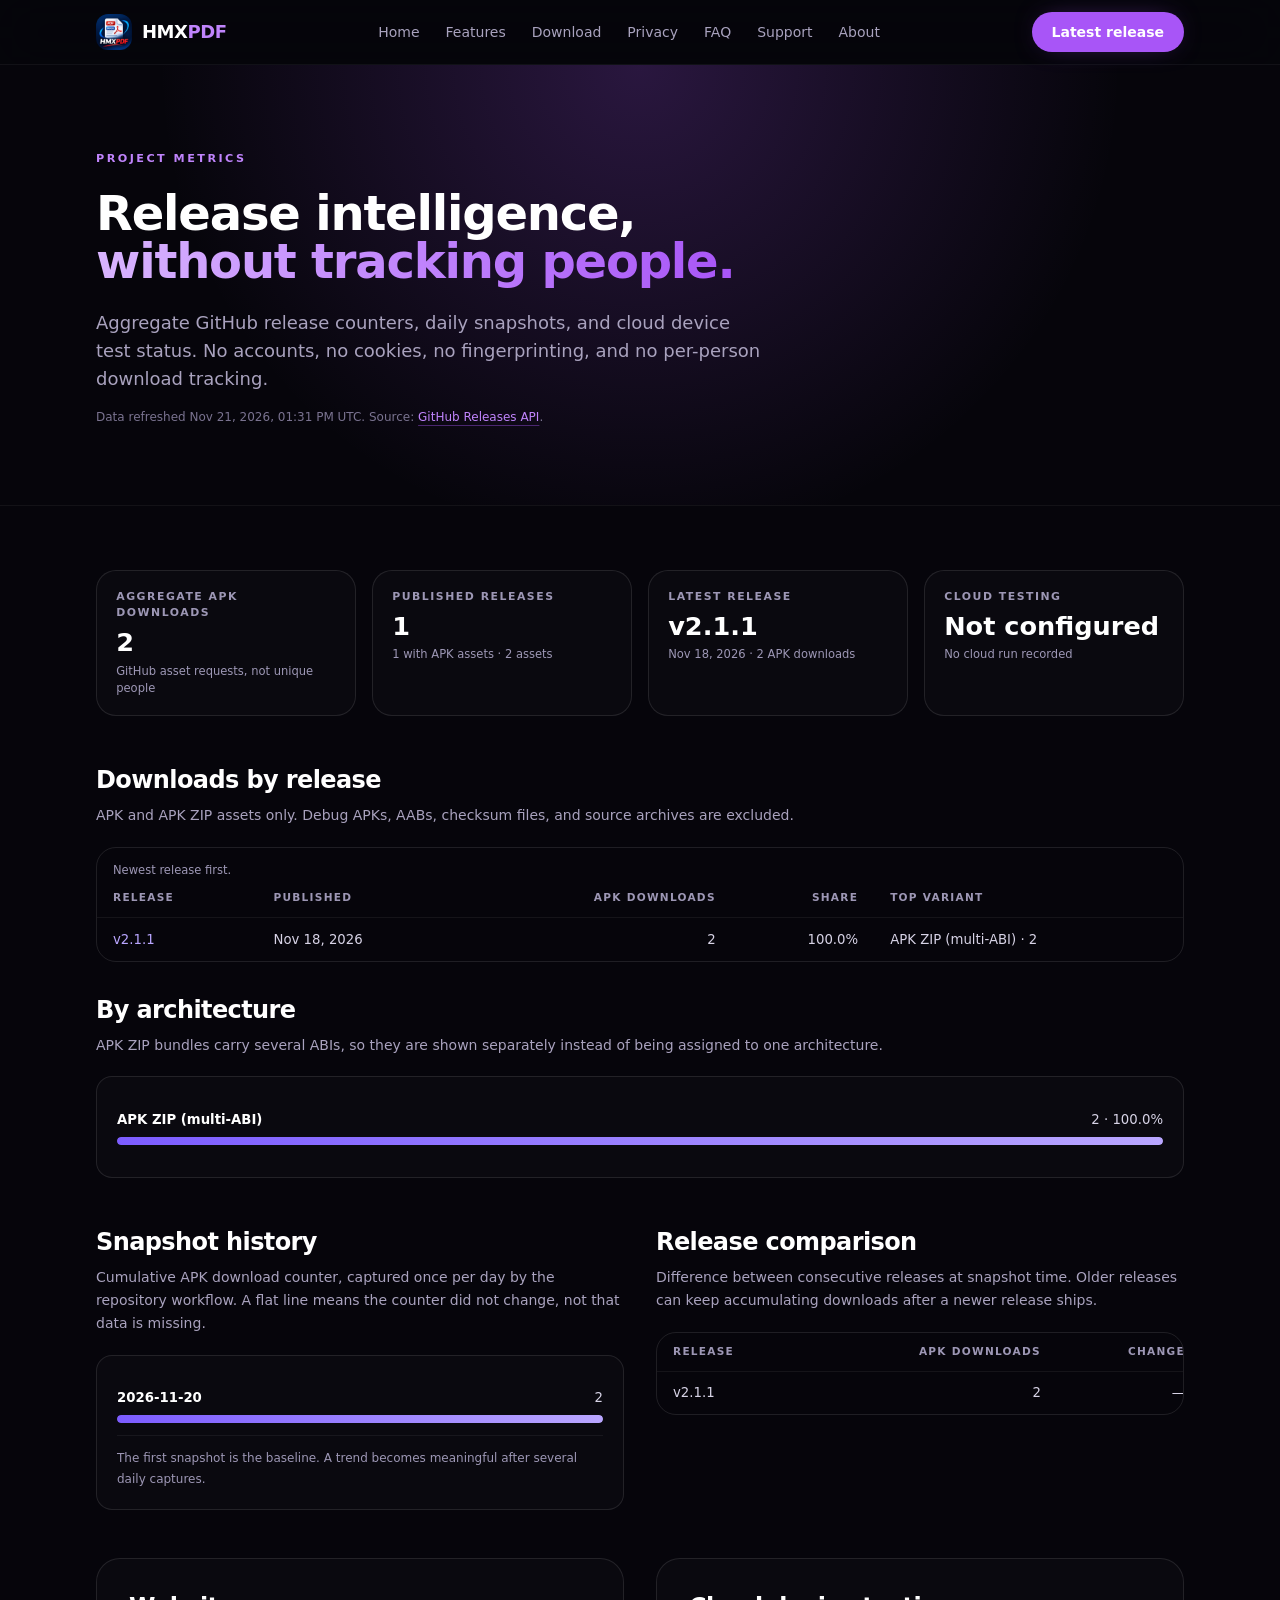
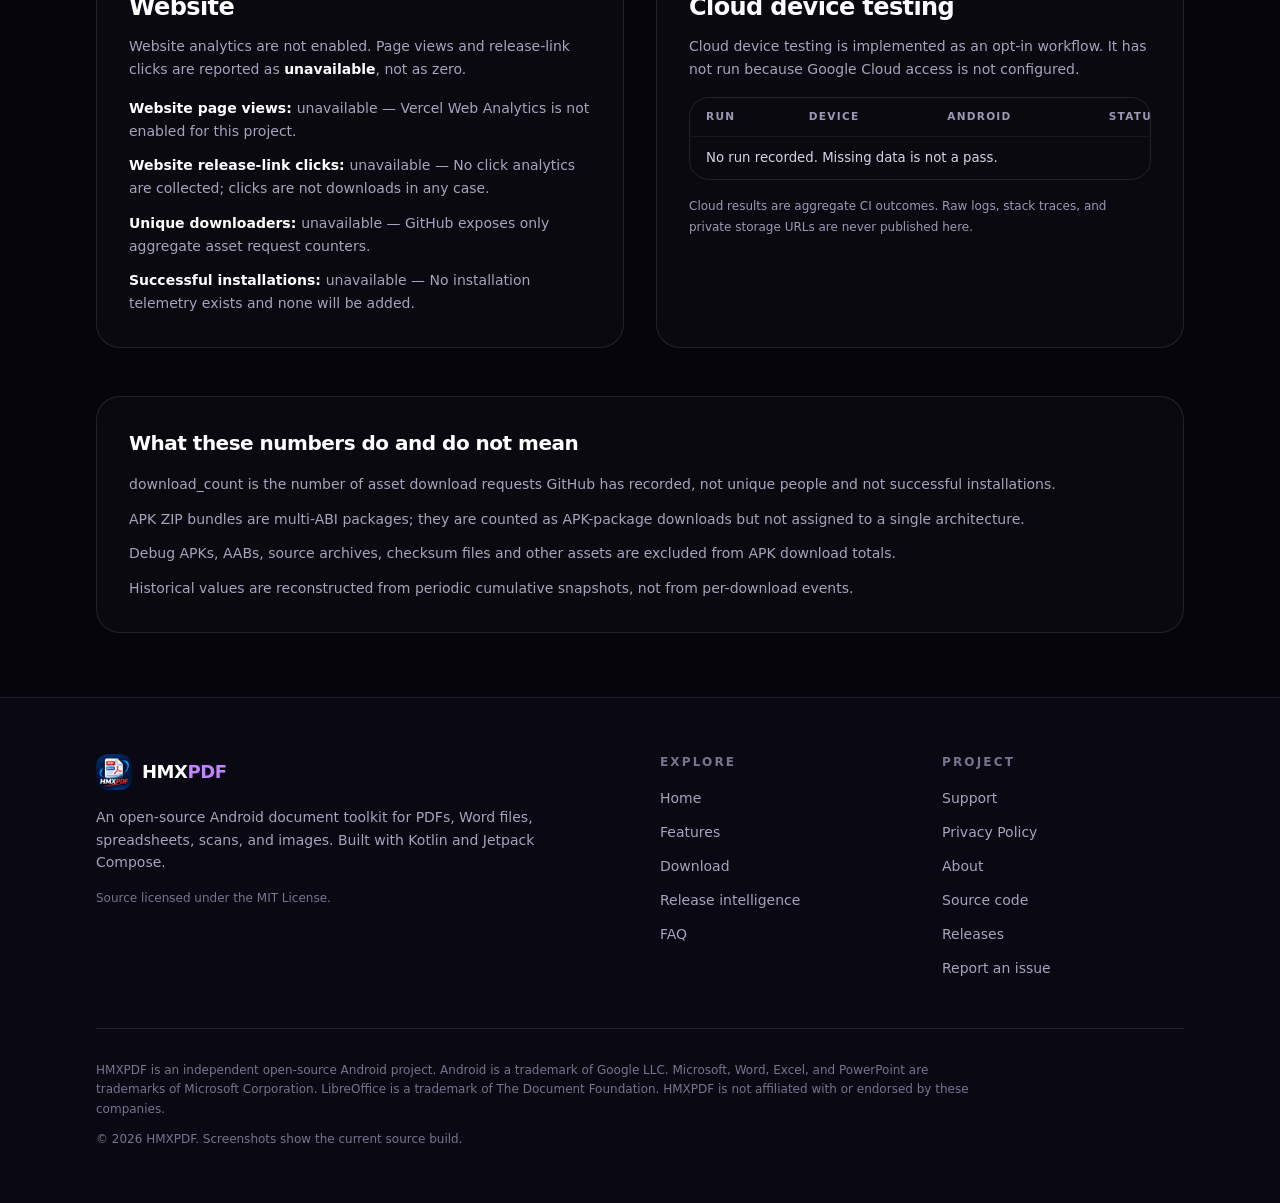
<file: hmxwebsite/release-intelligence.html>
<!doctype html>
<html lang="en">
  <head>
    <meta charset="utf-8" />
    <meta name="viewport" content="width=device-width, initial-scale=1" />
    <title>Release intelligence — HMXPDF</title>
    <meta
      name="description"
      content="Aggregate HMXPDF release download counters, historical snapshots, data-quality notes, and cloud device test status."
    />
    <meta
      name="keywords"
      content="HMXPDF release downloads, Android APK download counts, HMXPDF release intelligence, HMXPDF cloud device tests"
    />
    <link rel="canonical" href="https://hmxpdf-website.vercel.app/release-intelligence" />
    <meta name="theme-color" content="#0A0812" />
    <meta name="color-scheme" content="dark" />
    <link rel="icon" href="assets/img/favicon-32.png" sizes="32x32" type="image/png" />
    <link rel="apple-touch-icon" href="assets/img/apple-touch-icon.png" />
    <link rel="manifest" href="site.webmanifest" />

    <meta property="og:type" content="website" />
    <meta property="og:site_name" content="HMXPDF" />
    <meta property="og:title" content="Release intelligence — HMXPDF" />
    <meta
      property="og:description"
      content="Aggregate HMXPDF release download counters, historical snapshots, data-quality notes, and cloud device test status."
    />
    <meta property="og:url" content="https://hmxpdf-website.vercel.app/release-intelligence" />
    <meta property="og:image" content="https://hmxpdf-website.vercel.app/assets/img/og-image.jpg" />
    <meta property="og:image:width" content="1200" />
    <meta property="og:image:height" content="630" />
    <meta property="og:image:alt" content="HMXPDF — PDF, Word and spreadsheet tools for Android" />
    <meta name="twitter:card" content="summary_large_image" />
    <meta name="twitter:title" content="Release intelligence — HMXPDF" />
    <meta
      name="twitter:description"
      content="Aggregate HMXPDF release download counters, historical snapshots, data-quality notes, and cloud device test status."
    />
    <meta name="twitter:image" content="https://hmxpdf-website.vercel.app/assets/img/og-image.jpg" />

    <link rel="stylesheet" href="assets/css/site.css" />
    <link rel="stylesheet" href="assets/css/intelligence.css" />
    <script src="assets/js/site.js"></script>
    <script src="assets/js/release-intelligence.js" defer></script>
  </head>
  <body class="min-h-screen bg-night-950">
    <a class="skip-link" href="#main">Skip to content</a>

    <header id="site-header" class="site-header">
      <div class="container-x flex h-16 items-center justify-between gap-4">
        <a href="index.html" class="flex items-center gap-2.5" aria-label="HMXPDF home">
          <img src="assets/img/icon-192.png" width="36" height="36" alt="" class="h-9 w-9 rounded-xl" />
          <span class="text-lg font-bold tracking-tight text-white">HMX<span class="text-accent-light">PDF</span></span>
        </a>

        <nav class="hidden items-center gap-0.5 lg:flex" aria-label="Primary">
          <a class="nav-link" href="index.html">Home</a>
          <a class="nav-link" href="features.html">Features</a>
          <a class="nav-link" href="download.html">Download</a>
          <a class="nav-link" href="privacy.html">Privacy</a>
          <a class="nav-link" href="faq.html">FAQ</a>
          <a class="nav-link" href="support.html">Support</a>
          <a class="nav-link" href="about.html">About</a>
        </nav>

        <div class="hidden lg:block">
          <a class="btn-primary btn-sm" href="download.html">Latest release</a>
        </div>

        <button
          id="nav-toggle"
          type="button"
          class="inline-flex h-10 w-10 items-center justify-center rounded-xl border border-white/10 text-white transition hover:border-accent/40 hover:bg-white/5 lg:hidden"
          aria-expanded="false"
          aria-controls="mobile-nav"
          aria-label="Toggle navigation"
        >
          <svg class="icon-open h-5 w-5" viewBox="0 0 24 24" fill="none" stroke="currentColor" stroke-width="1.8" aria-hidden="true">
            <path d="M4 7h16M4 12h16M4 17h16" stroke-linecap="round" />
          </svg>
          <svg class="icon-close h-5 w-5" viewBox="0 0 24 24" fill="none" stroke="currentColor" stroke-width="1.8" aria-hidden="true">
            <path d="M6 6l12 12M18 6L6 18" stroke-linecap="round" />
          </svg>
        </button>
      </div>

      <div id="mobile-nav" class="hidden border-t border-white/5 bg-night-950/95 lg:hidden">
        <nav class="container-x flex flex-col gap-1 py-4" aria-label="Mobile">
          <a class="nav-link" href="index.html">Home</a>
          <a class="nav-link" href="features.html">Features</a>
          <a class="nav-link" href="download.html">Download</a>
          <a class="nav-link" href="privacy.html">Privacy</a>
          <a class="nav-link" href="faq.html">FAQ</a>
          <a class="nav-link" href="support.html">Support</a>
          <a class="nav-link" href="about.html">About</a>
          <a class="btn-primary mt-3" href="download.html">Latest release</a>
        </nav>
      </div>
    </header>

    <main id="main">
      <section class="relative overflow-hidden border-b border-white/5">
        <div class="pointer-events-none absolute inset-0 bg-radial-accent" aria-hidden="true"></div>
        <div class="container-x relative py-16 sm:py-20">
          <p class="eyebrow hero-rise">Project metrics</p>
          <h1 class="hero-rise mt-5 max-w-3xl text-balance text-4xl font-bold tracking-tight text-white sm:text-5xl">
            Release intelligence, <span class="gradient-text">without tracking people.</span>
          </h1>
          <p class="hero-rise hero-rise-delay mt-6 max-w-2xl text-base leading-relaxed text-mist sm:text-lg">
            Aggregate GitHub release counters, daily snapshots, and cloud device test status.
            No accounts, no cookies, no fingerprinting, and no per-person download tracking.
          </p>
          <p class="mt-4 text-xs text-mist-dim">
            Data refreshed <span id="intel-refresh">—</span>. Source:
            <a
              class="text-accent-light underline decoration-accent/40 underline-offset-4 hover:text-white"
              id="intel-source-link"
              href="https://api.github.com/repos/tanishka1233/HMXPDF/releases"
              target="_blank"
              rel="noopener noreferrer"
              >GitHub Releases API</a
            >.
          </p>
        </div>
      </section>

      <section class="container-x py-12 sm:py-16" aria-live="polite" aria-busy="true" id="intel-panel">
        <div id="intel-loading" class="animate-pulse rounded-[2rem] border border-white/10 bg-white/[0.02] p-6 sm:p-9">
          <div class="h-6 w-40 rounded-full bg-white/10"></div>
          <div class="mt-6 grid gap-4 sm:grid-cols-2 lg:grid-cols-4">
            <div class="h-24 rounded-2xl bg-white/5"></div>
            <div class="h-24 rounded-2xl bg-white/5"></div>
            <div class="h-24 rounded-2xl bg-white/5"></div>
            <div class="h-24 rounded-2xl bg-white/5"></div>
          </div>
          <p class="mt-6 text-xs text-mist-dim">Loading the committed release dataset…</p>
        </div>

        <noscript>
          <div class="rounded-3xl border border-white/10 bg-white/[0.02] p-6 sm:p-9">
            <h2 class="text-2xl font-bold tracking-tight text-white">This dashboard needs JavaScript</h2>
            <p class="mt-3 max-w-2xl text-sm leading-relaxed text-mist">
              The page reads a static JSON file that ships with the website. You can open
              <a class="text-accent-light underline decoration-accent/40 underline-offset-4 hover:text-white" href="data/release-intelligence.json">the raw dataset</a>
              or the
              <a class="text-accent-light underline decoration-accent/40 underline-offset-4 hover:text-white" href="https://github.com/tanishka1233/HMXPDF/releases">GitHub releases page</a>
              directly.
            </p>
          </div>
        </noscript>

        <div id="intel-error" class="rounded-3xl border border-amber-400/25 bg-amber-400/[0.04] p-6 sm:p-9" hidden>
          <h2 class="text-2xl font-bold tracking-tight text-white">Release data is unavailable</h2>
          <p class="mt-3 max-w-2xl text-sm leading-relaxed text-mist">
            The committed dataset could not be read. Nothing has been estimated or filled in.
            Open the GitHub releases page for the authoritative list.
          </p>
          <a class="btn-primary btn-sm mt-5" href="https://github.com/tanishka1233/HMXPDF/releases">Open GitHub Releases</a>
        </div>

        <div id="intel-content" hidden>
          <div class="intel-grid">
            <div class="intel-stat">
              <p class="intel-stat__label">Aggregate APK downloads</p>
              <p class="intel-stat__value" id="intel-total-downloads">—</p>
              <p class="intel-stat__meta">GitHub asset requests, not unique people</p>
            </div>
            <div class="intel-stat">
              <p class="intel-stat__label">Published releases</p>
              <p class="intel-stat__value" id="intel-releases">—</p>
              <p class="intel-stat__meta" id="intel-releases-meta">—</p>
            </div>
            <div class="intel-stat">
              <p class="intel-stat__label">Latest release</p>
              <p class="intel-stat__value" id="intel-latest">—</p>
              <p class="intel-stat__meta" id="intel-latest-meta">—</p>
            </div>
            <div class="intel-stat">
              <p class="intel-stat__label">Cloud testing</p>
              <p class="intel-stat__value" id="intel-cloud-status">—</p>
              <p class="intel-stat__meta" id="intel-cloud-meta">—</p>
            </div>
          </div>

          <div class="mt-12 grid gap-8 lg:grid-cols-[1.35fr_1fr]">
            <div class="min-w-0">
              <h2 class="text-2xl font-bold tracking-tight text-white">Downloads by release</h2>
              <p class="mt-2 text-sm leading-relaxed text-mist">
                APK and APK ZIP assets only. Debug APKs, AABs, checksum files, and source archives are excluded.
              </p>
              <div class="intel-table-wrap mt-5">
                <table class="intel-table">
                  <caption>Newest release first.</caption>
                  <thead>
                    <tr>
                      <th scope="col">Release</th>
                      <th scope="col">Published</th>
                      <th scope="col" class="intel-num">APK downloads</th>
                      <th scope="col" class="intel-num">Share</th>
                      <th scope="col">Top variant</th>
                    </tr>
                  </thead>
                  <tbody id="intel-release-rows">
                    <tr>
                      <td colspan="5">—</td>
                    </tr>
                  </tbody>
                </table>
              </div>
            </div>

            <div class="min-w-0">
              <h2 class="text-2xl font-bold tracking-tight text-white">By architecture</h2>
              <p class="mt-2 text-sm leading-relaxed text-mist">
                APK ZIP bundles carry several ABIs, so they are shown separately instead of being assigned to one architecture.
              </p>
              <div id="intel-abi-list" class="mt-5 rounded-2xl border border-white/10 bg-white/[0.02] p-5">
                <p class="intel-note">—</p>
              </div>
            </div>
          </div>

          <div class="mt-12 grid gap-8 lg:grid-cols-2">
            <div class="min-w-0">
              <h2 class="text-2xl font-bold tracking-tight text-white">Snapshot history</h2>
              <p class="mt-2 text-sm leading-relaxed text-mist">
                Cumulative APK download counter, captured once per day by the repository workflow. A flat line
                means the counter did not change, not that data is missing.
              </p>
              <div id="intel-trend" class="mt-5 rounded-2xl border border-white/10 bg-white/[0.02] p-5">
                <p class="intel-note">—</p>
              </div>
            </div>

            <div class="min-w-0">
              <h2 class="text-2xl font-bold tracking-tight text-white">Release comparison</h2>
              <p class="mt-2 text-sm leading-relaxed text-mist">
                Difference between consecutive releases at snapshot time. Older releases can keep accumulating
                downloads after a newer release ships.
              </p>
              <div class="intel-table-wrap mt-5">
                <table class="intel-table">
                  <thead>
                    <tr>
                      <th scope="col">Release</th>
                      <th scope="col" class="intel-num">APK downloads</th>
                      <th scope="col" class="intel-num">Change</th>
                    </tr>
                  </thead>
                  <tbody id="intel-comparison">
                    <tr>
                      <td colspan="3">—</td>
                    </tr>
                  </tbody>
                </table>
              </div>
            </div>
          </div>

          <div class="mt-12 grid gap-8 lg:grid-cols-2">
            <div class="min-w-0 rounded-3xl border border-white/10 bg-white/[0.02] p-6 sm:p-8">
              <h2 class="text-2xl font-bold tracking-tight text-white">Website</h2>
              <p class="mt-3 text-sm leading-relaxed text-mist">
                Website analytics are not enabled. Page views and release-link clicks are reported as
                <strong class="text-white">unavailable</strong>, not as zero.
              </p>
              <ul id="intel-unavailable" class="mt-4 space-y-3 text-sm leading-relaxed text-mist">
                <li>—</li>
              </ul>
            </div>

            <div class="min-w-0 rounded-3xl border border-white/10 bg-white/[0.02] p-6 sm:p-8">
              <h2 class="text-2xl font-bold tracking-tight text-white">Cloud device testing</h2>
              <p class="mt-3 text-sm leading-relaxed text-mist" id="intel-cloud-summary">—</p>
              <div class="intel-table-wrap mt-4">
                <table class="intel-table">
                  <thead>
                    <tr>
                      <th scope="col">Run</th>
                      <th scope="col">Device</th>
                      <th scope="col">Android</th>
                      <th scope="col">Status</th>
                    </tr>
                  </thead>
                  <tbody id="intel-cloud-runs">
                    <tr>
                      <td colspan="4">—</td>
                    </tr>
                  </tbody>
                </table>
              </div>
              <p class="intel-note mt-4">
                Cloud results are aggregate CI outcomes. Raw logs, stack traces, and private storage URLs are
                never published here.
              </p>
            </div>
          </div>

          <div class="mt-12 rounded-3xl border border-white/10 bg-white/[0.02] p-6 sm:p-8">
            <h2 class="text-xl font-bold tracking-tight text-white">What these numbers do and do not mean</h2>
            <ul id="intel-disclaimers" class="mt-4 space-y-3 text-sm leading-relaxed text-mist">
              <li>—</li>
            </ul>
          </div>
        </div>
      </section>
    </main>

    <footer class="border-t border-white/10 bg-night-900">
      <div class="container-x py-14">
        <div class="grid gap-10 md:grid-cols-4">
          <div class="md:col-span-2">
            <a href="index.html" class="flex items-center gap-2.5" aria-label="HMXPDF home">
              <img src="assets/img/icon-192.png" width="36" height="36" alt="" class="h-9 w-9 rounded-xl" />
              <span class="text-lg font-bold tracking-tight text-white">HMX<span class="text-accent-light">PDF</span></span>
            </a>
            <p class="mt-4 max-w-md text-sm leading-relaxed text-mist">
              An open-source Android document toolkit for PDFs, Word files, spreadsheets, scans, and
              images. Built with Kotlin and Jetpack Compose.
            </p>
            <p class="mt-4 text-xs text-mist-dim">Source licensed under the MIT License.</p>
          </div>

          <div>
            <p class="text-xs font-semibold uppercase tracking-[0.18em] text-mist-dim">Explore</p>
            <ul class="mt-4 space-y-2.5">
              <li><a class="footer-link" href="index.html">Home</a></li>
              <li><a class="footer-link" href="features.html">Features</a></li>
              <li><a class="footer-link" href="download.html">Download</a></li>
              <li><a class="footer-link" href="release-intelligence.html">Release intelligence</a></li>
              <li><a class="footer-link" href="faq.html">FAQ</a></li>
            </ul>
          </div>

          <div>
            <p class="text-xs font-semibold uppercase tracking-[0.18em] text-mist-dim">Project</p>
            <ul class="mt-4 space-y-2.5">
              <li><a class="footer-link" href="support.html">Support</a></li>
              <li><a class="footer-link" href="privacy.html">Privacy Policy</a></li>
              <li><a class="footer-link" href="about.html">About</a></li>
              <li>
                <a class="footer-link" href="https://github.com/tanishka1233/HMXPDF" target="_blank" rel="noopener noreferrer">Source code</a>
              </li>
              <li>
                <a class="footer-link" href="https://github.com/tanishka1233/HMXPDF/releases" target="_blank" rel="noopener noreferrer">Releases</a>
              </li>
              <li>
                <a class="footer-link" href="https://github.com/tanishka1233/HMXPDF/issues" target="_blank" rel="noopener noreferrer">Report an issue</a>
              </li>
            </ul>
          </div>
        </div>

        <div class="mt-12 border-t border-white/10 pt-8">
          <p class="max-w-4xl text-xs leading-relaxed text-mist-dim">
            HMXPDF is an independent open-source Android project. Android is a trademark of Google
            LLC. Microsoft, Word, Excel, and PowerPoint are trademarks of Microsoft Corporation.
            LibreOffice is a trademark of The Document Foundation. HMXPDF is not affiliated with or
            endorsed by these companies.
          </p>
          <p class="mt-3 text-xs text-mist-dim">
            © <span data-year>2026</span> HMXPDF. Screenshots show the current source build.
          </p>
        </div>
      </div>
    </footer>
  </body>
</html>
</file>
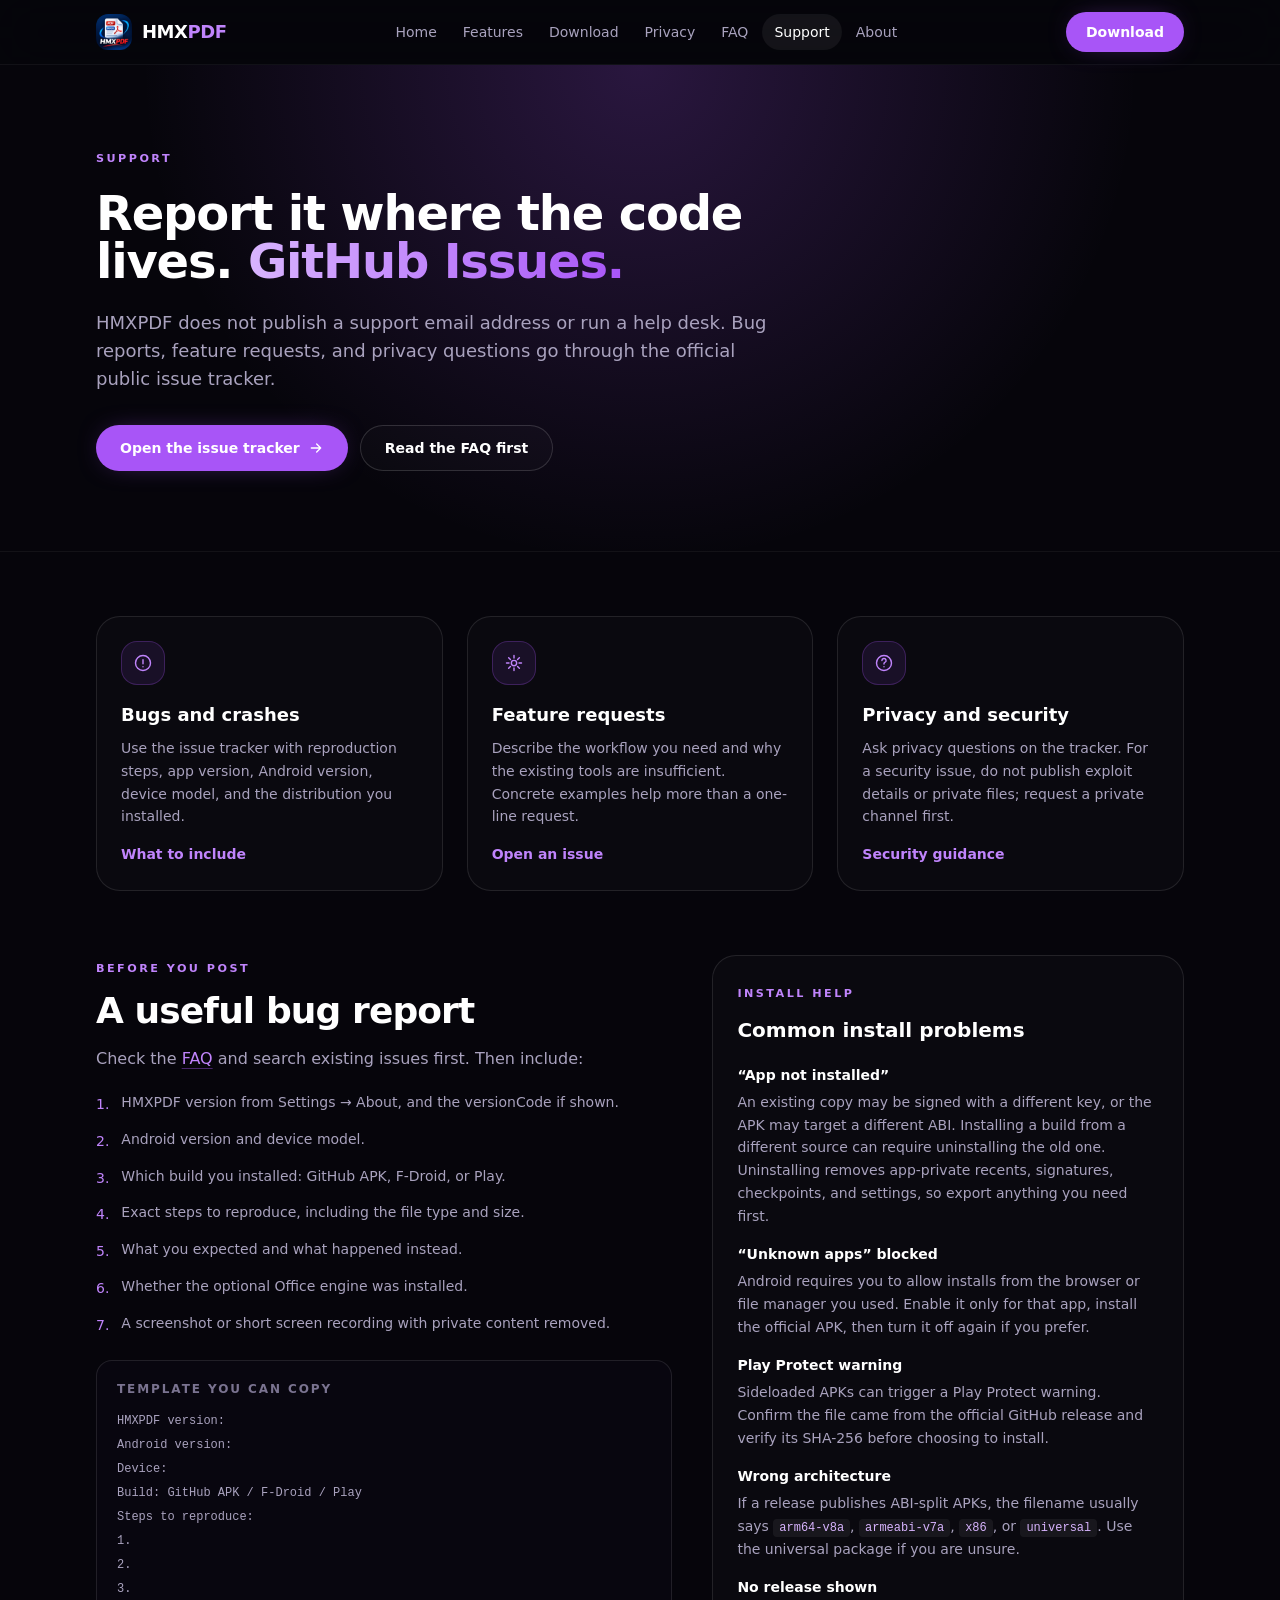
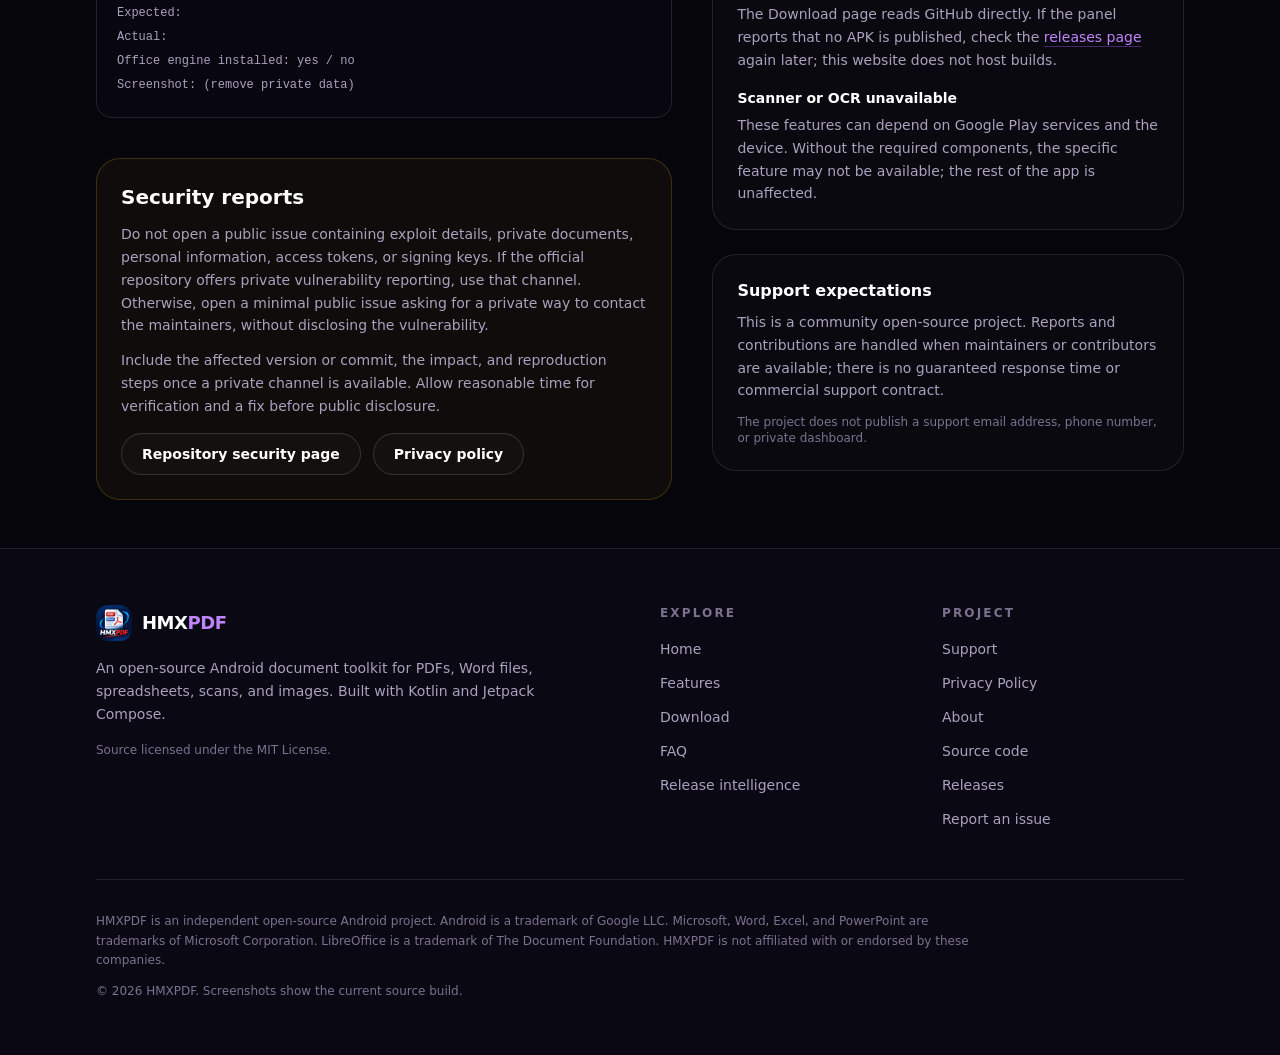
<file: hmxwebsite/support.html>
<!doctype html>
<html lang="en">
  <head>
    <meta charset="utf-8" />
    <meta name="viewport" content="width=device-width, initial-scale=1" />
    <title>Support — HMXPDF</title>
    <meta
      name="description"
      content="HMXPDF support: report a bug or request a feature on the official GitHub issue tracker, find installation help, and learn what information to include."
    />
    <link rel="canonical" href="https://hmxpdf-website.vercel.app/support" />
    <meta name="theme-color" content="#0A0812" />
    <meta name="color-scheme" content="dark" />
    <link rel="icon" href="assets/img/favicon-32.png" sizes="32x32" type="image/png" />
    <link rel="apple-touch-icon" href="assets/img/apple-touch-icon.png" />
    <link rel="manifest" href="site.webmanifest" />

    <meta property="og:type" content="website" />
    <meta property="og:site_name" content="HMXPDF" />
    <meta property="og:title" content="Support — HMXPDF" />
    <meta
      property="og:description"
      content="Report a bug or request a feature on the official HMXPDF GitHub issue tracker, with installation help and reporting guidance."
    />
    <meta property="og:url" content="https://hmxpdf-website.vercel.app/support" />
    <meta property="og:image" content="https://hmxpdf-website.vercel.app/assets/img/og-image.jpg" />
    <meta property="og:image:width" content="1200" />
    <meta property="og:image:height" content="630" />
    <meta property="og:image:alt" content="HMXPDF — PDF, Word and spreadsheet tools for Android" />
    <meta name="twitter:card" content="summary_large_image" />
    <meta name="twitter:title" content="Support — HMXPDF" />
    <meta
      name="twitter:description"
      content="Report a bug or request a feature on the official HMXPDF GitHub issue tracker, with installation help and reporting guidance."
    />
    <meta name="twitter:image" content="https://hmxpdf-website.vercel.app/assets/img/og-image.jpg" />

    <link rel="stylesheet" href="assets/css/site.css" />
    <script src="assets/js/site.js"></script>
  </head>
  <body class="min-h-screen bg-night-950">
    <a class="skip-link" href="#main">Skip to content</a>

    <header id="site-header" class="site-header">
      <div class="container-x flex h-16 items-center justify-between gap-4">
        <a href="index.html" class="flex items-center gap-2.5" aria-label="HMXPDF home">
          <img src="assets/img/icon-192.png" width="36" height="36" alt="" class="h-9 w-9 rounded-xl" />
          <span class="text-lg font-bold tracking-tight text-white">HMX<span class="text-accent-light">PDF</span></span>
        </a>

        <nav class="hidden items-center gap-0.5 lg:flex" aria-label="Primary">
          <a class="nav-link" href="index.html">Home</a>
          <a class="nav-link" href="features.html">Features</a>
          <a class="nav-link" href="download.html">Download</a>
          <a class="nav-link" href="privacy.html">Privacy</a>
          <a class="nav-link" href="faq.html">FAQ</a>
          <a class="nav-link nav-active" href="support.html" aria-current="page">Support</a>
          <a class="nav-link" href="about.html">About</a>
        </nav>

        <div class="hidden lg:block">
          <a class="btn-primary btn-sm" href="download.html">Download</a>
        </div>

        <button
          id="nav-toggle"
          type="button"
          class="inline-flex h-10 w-10 items-center justify-center rounded-xl border border-white/10 text-white transition hover:border-accent/40 hover:bg-white/5 lg:hidden"
          aria-expanded="false"
          aria-controls="mobile-nav"
          aria-label="Toggle navigation"
        >
          <svg class="icon-open h-5 w-5" viewBox="0 0 24 24" fill="none" stroke="currentColor" stroke-width="1.8" aria-hidden="true">
            <path d="M4 7h16M4 12h16M4 17h16" stroke-linecap="round" />
          </svg>
          <svg class="icon-close h-5 w-5" viewBox="0 0 24 24" fill="none" stroke="currentColor" stroke-width="1.8" aria-hidden="true">
            <path d="M6 6l12 12M18 6L6 18" stroke-linecap="round" />
          </svg>
        </button>
      </div>

      <div id="mobile-nav" class="hidden border-t border-white/5 bg-night-950/95 lg:hidden">
        <nav class="container-x flex flex-col gap-1 py-4" aria-label="Mobile">
          <a class="nav-link" href="index.html">Home</a>
          <a class="nav-link" href="features.html">Features</a>
          <a class="nav-link" href="download.html">Download</a>
          <a class="nav-link" href="privacy.html">Privacy</a>
          <a class="nav-link" href="faq.html">FAQ</a>
          <a class="nav-link nav-active" href="support.html" aria-current="page">Support</a>
          <a class="nav-link" href="about.html">About</a>
          <a class="btn-primary mt-3" href="download.html">Download HMXPDF</a>
        </nav>
      </div>
    </header>

    <main id="main">
      <section class="relative overflow-hidden border-b border-white/5">
        <div class="pointer-events-none absolute inset-0 bg-radial-accent" aria-hidden="true"></div>
        <div class="container-x relative py-16 sm:py-20">
          <p class="eyebrow hero-rise">Support</p>
          <h1 class="hero-rise mt-5 max-w-3xl text-balance text-4xl font-bold tracking-tight text-white sm:text-5xl">
            Report it where the code lives. <span class="gradient-text">GitHub Issues.</span>
          </h1>
          <p class="hero-rise hero-rise-delay mt-6 max-w-2xl text-base leading-relaxed text-mist sm:text-lg">
            HMXPDF does not publish a support email address or run a help desk. Bug reports, feature
            requests, and privacy questions go through the official public issue tracker.
          </p>
          <div class="hero-rise hero-rise-delay-2 mt-8 flex flex-wrap gap-3">
            <a class="btn-primary" href="https://github.com/tanishka1233/HMXPDF/issues" target="_blank" rel="noopener noreferrer">
              Open the issue tracker
              <svg class="h-4 w-4" viewBox="0 0 24 24" fill="none" stroke="currentColor" stroke-width="2" aria-hidden="true">
                <path d="M5 12h14m-6-6 6 6-6 6" stroke-linecap="round" stroke-linejoin="round" />
              </svg>
            </a>
            <a class="btn-secondary" href="faq.html">Read the FAQ first</a>
          </div>
        </div>
      </section>

      <section class="container-x py-12 sm:py-16">
        <div class="grid gap-6 lg:grid-cols-3">
          <article class="rounded-3xl border border-white/10 bg-white/[0.02] p-6">
            <span class="icon-tile">
              <svg class="h-5 w-5" viewBox="0 0 24 24" fill="none" stroke="currentColor" stroke-width="1.7" aria-hidden="true">
                <path d="M12 8v5m0 3.5v.1" stroke-linecap="round" />
                <circle cx="12" cy="12" r="9" />
              </svg>
            </span>
            <h2 class="mt-4 text-lg font-semibold text-white">Bugs and crashes</h2>
            <p class="mt-2 text-sm leading-relaxed text-mist">
              Use the issue tracker with reproduction steps, app version, Android version, device
              model, and the distribution you installed.
            </p>
            <a class="mt-4 inline-flex text-sm font-semibold text-accent-light hover:text-white" href="#report">What to include</a>
          </article>

          <article class="rounded-3xl border border-white/10 bg-white/[0.02] p-6">
            <span class="icon-tile">
              <svg class="h-5 w-5" viewBox="0 0 24 24" fill="none" stroke="currentColor" stroke-width="1.7" aria-hidden="true">
                <path d="M12 3v3m0 12v3M3 12h3m12 0h3M5.6 5.6l2.1 2.1m8.6 8.6 2.1 2.1m0-12.8-2.1 2.1M7.7 16.3l-2.1 2.1" stroke-linecap="round" />
                <circle cx="12" cy="12" r="3.2" />
              </svg>
            </span>
            <h2 class="mt-4 text-lg font-semibold text-white">Feature requests</h2>
            <p class="mt-2 text-sm leading-relaxed text-mist">
              Describe the workflow you need and why the existing tools are insufficient. Concrete
              examples help more than a one-line request.
            </p>
            <a class="mt-4 inline-flex text-sm font-semibold text-accent-light hover:text-white" href="https://github.com/tanishka1233/HMXPDF/issues" target="_blank" rel="noopener noreferrer">Open an issue</a>
          </article>

          <article class="rounded-3xl border border-white/10 bg-white/[0.02] p-6">
            <span class="icon-tile">
              <svg class="h-5 w-5" viewBox="0 0 24 24" fill="none" stroke="currentColor" stroke-width="1.7" aria-hidden="true">
                <path d="M12 3a9 9 0 1 0 0 18 9 9 0 0 0 0-18Z" />
                <path d="M9.5 9a2.5 2.5 0 1 1 3.5 2.3c-.6.3-1 .9-1 1.6v.3m0 3.3v.1" stroke-linecap="round" />
              </svg>
            </span>
            <h2 class="mt-4 text-lg font-semibold text-white">Privacy and security</h2>
            <p class="mt-2 text-sm leading-relaxed text-mist">
              Ask privacy questions on the tracker. For a security issue, do not publish exploit
              details or private files; request a private channel first.
            </p>
            <a class="mt-4 inline-flex text-sm font-semibold text-accent-light hover:text-white" href="#security">Security guidance</a>
          </article>
        </div>
      </section>

      <section class="container-x pb-12">
        <div class="grid gap-10 lg:grid-cols-[0.55fr_0.45fr]">
          <div>
            <div id="report" class="scroll-mt-24">
              <p class="eyebrow">Before you post</p>
              <h2 class="section-title mt-3">A useful bug report</h2>
              <p class="mt-4 max-w-2xl text-sm leading-relaxed text-mist sm:text-base">
                Check the <a class="text-accent-light underline decoration-accent/40 underline-offset-4 hover:text-white" href="faq.html">FAQ</a>
                and search existing issues first. Then include:
              </p>
              <ul class="mt-5 space-y-3 text-sm leading-relaxed text-mist">
                <li class="flex gap-3"><span class="mt-0.5 text-accent-light">1.</span> HMXPDF version from Settings → About, and the versionCode if shown.</li>
                <li class="flex gap-3"><span class="mt-0.5 text-accent-light">2.</span> Android version and device model.</li>
                <li class="flex gap-3"><span class="mt-0.5 text-accent-light">3.</span> Which build you installed: GitHub APK, F-Droid, or Play.</li>
                <li class="flex gap-3"><span class="mt-0.5 text-accent-light">4.</span> Exact steps to reproduce, including the file type and size.</li>
                <li class="flex gap-3"><span class="mt-0.5 text-accent-light">5.</span> What you expected and what happened instead.</li>
                <li class="flex gap-3"><span class="mt-0.5 text-accent-light">6.</span> Whether the optional Office engine was installed.</li>
                <li class="flex gap-3"><span class="mt-0.5 text-accent-light">7.</span> A screenshot or short screen recording with private content removed.</li>
              </ul>

              <div class="mt-6 rounded-2xl border border-white/10 bg-night-900/70 p-5">
                <p class="text-xs font-semibold uppercase tracking-[0.16em] text-mist-dim">Template you can copy</p>
                <pre class="mt-3 overflow-x-auto text-xs leading-6 text-mist"><code>HMXPDF version:
Android version:
Device:
Build: GitHub APK / F-Droid / Play
Steps to reproduce:
1.
2.
3.
Expected:
Actual:
Office engine installed: yes / no
Screenshot: (remove private data)</code></pre>
              </div>
            </div>

            <div id="security" class="mt-10 scroll-mt-24 rounded-3xl border border-amber-400/20 bg-amber-400/[0.04] p-6">
              <h2 class="text-xl font-bold text-white">Security reports</h2>
              <p class="mt-3 text-sm leading-relaxed text-mist">
                Do not open a public issue containing exploit details, private documents, personal
                information, access tokens, or signing keys. If the official repository offers private
                vulnerability reporting, use that channel. Otherwise, open a minimal public issue
                asking for a private way to contact the maintainers, without disclosing the
                vulnerability.
              </p>
              <p class="mt-3 text-sm leading-relaxed text-mist">
                Include the affected version or commit, the impact, and reproduction steps once a
                private channel is available. Allow reasonable time for verification and a fix before
                public disclosure.
              </p>
              <div class="mt-4 flex flex-wrap gap-3">
                <a class="btn-secondary btn-sm" href="https://github.com/tanishka1233/HMXPDF/security" target="_blank" rel="noopener noreferrer">Repository security page</a>
                <a class="btn-secondary btn-sm" href="privacy.html">Privacy policy</a>
              </div>
            </div>
          </div>

          <aside>
            <div class="rounded-3xl border border-white/10 bg-white/[0.02] p-6">
              <p class="eyebrow">Install help</p>
              <h2 class="mt-3 text-xl font-bold text-white">Common install problems</h2>

              <div class="mt-5 space-y-4 text-sm leading-relaxed text-mist">
                <div>
                  <h3 class="font-semibold text-white">“App not installed”</h3>
                  <p class="mt-1">
                    An existing copy may be signed with a different key, or the APK may target a
                    different ABI. Installing a build from a different source can require uninstalling
                    the old one. Uninstalling removes app-private recents, signatures, checkpoints, and
                    settings, so export anything you need first.
                  </p>
                </div>
                <div>
                  <h3 class="font-semibold text-white">“Unknown apps” blocked</h3>
                  <p class="mt-1">
                    Android requires you to allow installs from the browser or file manager you used.
                    Enable it only for that app, install the official APK, then turn it off again if you
                    prefer.
                  </p>
                </div>
                <div>
                  <h3 class="font-semibold text-white">Play Protect warning</h3>
                  <p class="mt-1">
                    Sideloaded APKs can trigger a Play Protect warning. Confirm the file came from the
                    official GitHub release and verify its SHA-256 before choosing to install.
                  </p>
                </div>
                <div>
                  <h3 class="font-semibold text-white">Wrong architecture</h3>
                  <p class="mt-1">
                    If a release publishes ABI-split APKs, the filename usually says
                    <code class="rounded bg-white/[0.06] px-1.5 py-0.5 text-xs text-accent-soft">arm64-v8a</code>,
                    <code class="rounded bg-white/[0.06] px-1.5 py-0.5 text-xs text-accent-soft">armeabi-v7a</code>,
                    <code class="rounded bg-white/[0.06] px-1.5 py-0.5 text-xs text-accent-soft">x86</code>, or
                    <code class="rounded bg-white/[0.06] px-1.5 py-0.5 text-xs text-accent-soft">universal</code>.
                    Use the universal package if you are unsure.
                  </p>
                </div>
                <div>
                  <h3 class="font-semibold text-white">No release shown</h3>
                  <p class="mt-1">
                    The Download page reads GitHub directly. If the panel reports that no APK is
                    published, check the
                    <a class="text-accent-light underline decoration-accent/40 underline-offset-4 hover:text-white" href="https://github.com/tanishka1233/HMXPDF/releases" target="_blank" rel="noopener noreferrer">releases page</a>
                    again later; this website does not host builds.
                  </p>
                </div>
                <div>
                  <h3 class="font-semibold text-white">Scanner or OCR unavailable</h3>
                  <p class="mt-1">
                    These features can depend on Google Play services and the device. Without the
                    required components, the specific feature may not be available; the rest of the app
                    is unaffected.
                  </p>
                </div>
              </div>
            </div>

            <div class="mt-6 rounded-3xl border border-white/10 bg-white/[0.02] p-6">
              <h2 class="text-base font-semibold text-white">Support expectations</h2>
              <p class="mt-2 text-sm leading-relaxed text-mist">
                This is a community open-source project. Reports and contributions are handled when
                maintainers or contributors are available; there is no guaranteed response time or
                commercial support contract.
              </p>
              <p class="mt-3 text-xs text-mist-dim">
                The project does not publish a support email address, phone number, or private
                dashboard.
              </p>
            </div>
          </aside>
        </div>
      </section>
    </main>

    <footer class="border-t border-white/10 bg-night-900">
      <div class="container-x py-14">
        <div class="grid gap-10 md:grid-cols-4">
          <div class="md:col-span-2">
            <a href="index.html" class="flex items-center gap-2.5" aria-label="HMXPDF home">
              <img src="assets/img/icon-192.png" width="36" height="36" alt="" class="h-9 w-9 rounded-xl" />
              <span class="text-lg font-bold tracking-tight text-white">HMX<span class="text-accent-light">PDF</span></span>
            </a>
            <p class="mt-4 max-w-md text-sm leading-relaxed text-mist">
              An open-source Android document toolkit for PDFs, Word files, spreadsheets, scans, and
              images. Built with Kotlin and Jetpack Compose.
            </p>
            <p class="mt-4 text-xs text-mist-dim">Source licensed under the MIT License.</p>
          </div>

          <div>
            <p class="text-xs font-semibold uppercase tracking-[0.18em] text-mist-dim">Explore</p>
            <ul class="mt-4 space-y-2.5">
              <li><a class="footer-link" href="index.html">Home</a></li>
              <li><a class="footer-link" href="features.html">Features</a></li>
              <li><a class="footer-link" href="download.html">Download</a></li>
              <li><a class="footer-link" href="faq.html">FAQ</a></li>
              <li><a class="footer-link" href="release-intelligence.html">Release intelligence</a></li>
            </ul>
          </div>

          <div>
            <p class="text-xs font-semibold uppercase tracking-[0.18em] text-mist-dim">Project</p>
            <ul class="mt-4 space-y-2.5">
              <li><a class="footer-link" href="support.html">Support</a></li>
              <li><a class="footer-link" href="privacy.html">Privacy Policy</a></li>
              <li><a class="footer-link" href="about.html">About</a></li>
              <li>
                <a class="footer-link" href="https://github.com/tanishka1233/HMXPDF" target="_blank" rel="noopener noreferrer">Source code</a>
              </li>
              <li>
                <a class="footer-link" href="https://github.com/tanishka1233/HMXPDF/releases" target="_blank" rel="noopener noreferrer">Releases</a>
              </li>
              <li>
                <a class="footer-link" href="https://github.com/tanishka1233/HMXPDF/issues" target="_blank" rel="noopener noreferrer">Report an issue</a>
              </li>
            </ul>
          </div>
        </div>

        <div class="mt-12 border-t border-white/10 pt-8">
          <p class="max-w-4xl text-xs leading-relaxed text-mist-dim">
            HMXPDF is an independent open-source Android project. Android is a trademark of Google
            LLC. Microsoft, Word, Excel, and PowerPoint are trademarks of Microsoft Corporation.
            LibreOffice is a trademark of The Document Foundation. HMXPDF is not affiliated with or
            endorsed by these companies.
          </p>
          <p class="mt-3 text-xs text-mist-dim">
            © <span data-year>2026</span> HMXPDF. Screenshots show the current source build.
          </p>
        </div>
      </div>
    </footer>
  </body>
</html>
</file>
<file: hmxwebsite/assets/css/site.css>
*,:after,:before{--tw-border-spacing-x:0;--tw-border-spacing-y:0;--tw-translate-x:0;--tw-translate-y:0;--tw-rotate:0;--tw-skew-x:0;--tw-skew-y:0;--tw-scale-x:1;--tw-scale-y:1;--tw-pan-x: ;--tw-pan-y: ;--tw-pinch-zoom: ;--tw-scroll-snap-strictness:proximity;--tw-gradient-from-position: ;--tw-gradient-via-position: ;--tw-gradient-to-position: ;--tw-ordinal: ;--tw-slashed-zero: ;--tw-numeric-figure: ;--tw-numeric-spacing: ;--tw-numeric-fraction: ;--tw-ring-inset: ;--tw-ring-offset-width:0px;--tw-ring-offset-color:#fff;--tw-ring-color:rgba(59,130,246,.5);--tw-ring-offset-shadow:0 0 #0000;--tw-ring-shadow:0 0 #0000;--tw-shadow:0 0 #0000;--tw-shadow-colored:0 0 #0000;--tw-blur: ;--tw-brightness: ;--tw-contrast: ;--tw-grayscale: ;--tw-hue-rotate: ;--tw-invert: ;--tw-saturate: ;--tw-sepia: ;--tw-drop-shadow: ;--tw-backdrop-blur: ;--tw-backdrop-brightness: ;--tw-backdrop-contrast: ;--tw-backdrop-grayscale: ;--tw-backdrop-hue-rotate: ;--tw-backdrop-invert: ;--tw-backdrop-opacity: ;--tw-backdrop-saturate: ;--tw-backdrop-sepia: ;--tw-contain-size: ;--tw-contain-layout: ;--tw-contain-paint: ;--tw-contain-style: }::backdrop{--tw-border-spacing-x:0;--tw-border-spacing-y:0;--tw-translate-x:0;--tw-translate-y:0;--tw-rotate:0;--tw-skew-x:0;--tw-skew-y:0;--tw-scale-x:1;--tw-scale-y:1;--tw-pan-x: ;--tw-pan-y: ;--tw-pinch-zoom: ;--tw-scroll-snap-strictness:proximity;--tw-gradient-from-position: ;--tw-gradient-via-position: ;--tw-gradient-to-position: ;--tw-ordinal: ;--tw-slashed-zero: ;--tw-numeric-figure: ;--tw-numeric-spacing: ;--tw-numeric-fraction: ;--tw-ring-inset: ;--tw-ring-offset-width:0px;--tw-ring-offset-color:#fff;--tw-ring-color:rgba(59,130,246,.5);--tw-ring-offset-shadow:0 0 #0000;--tw-ring-shadow:0 0 #0000;--tw-shadow:0 0 #0000;--tw-shadow-colored:0 0 #0000;--tw-blur: ;--tw-brightness: ;--tw-contrast: ;--tw-grayscale: ;--tw-hue-rotate: ;--tw-invert: ;--tw-saturate: ;--tw-sepia: ;--tw-drop-shadow: ;--tw-backdrop-blur: ;--tw-backdrop-brightness: ;--tw-backdrop-contrast: ;--tw-backdrop-grayscale: ;--tw-backdrop-hue-rotate: ;--tw-backdrop-invert: ;--tw-backdrop-opacity: ;--tw-backdrop-saturate: ;--tw-backdrop-sepia: ;--tw-contain-size: ;--tw-contain-layout: ;--tw-contain-paint: ;--tw-contain-style: }/*! tailwindcss v3.4.17 | MIT License | https://tailwindcss.com*/*,:after,:before{border:0 solid #e5e7eb;box-sizing:border-box}:after,:before{--tw-content:""}:host,html{line-height:1.5;-webkit-text-size-adjust:100%;font-family:ui-sans-serif,system-ui,-apple-system,Segoe UI,Roboto,Helvetica Neue,Arial,sans-serif;font-feature-settings:normal;font-variation-settings:normal;-moz-tab-size:4;-o-tab-size:4;tab-size:4;-webkit-tap-highlight-color:transparent}body{line-height:inherit;margin:0}hr{border-top-width:1px;color:inherit;height:0}abbr:where([title]){-webkit-text-decoration:underline dotted;text-decoration:underline dotted}h1,h2,h3,h4,h5,h6{font-size:inherit;font-weight:inherit}a{color:inherit;text-decoration:inherit}b,strong{font-weight:bolder}code,kbd,pre,samp{font-family:ui-monospace,SFMono-Regular,Menlo,Monaco,Consolas,Liberation Mono,Courier New,monospace;font-feature-settings:normal;font-size:1em;font-variation-settings:normal}small{font-size:80%}sub,sup{font-size:75%;line-height:0;position:relative;vertical-align:baseline}sub{bottom:-.25em}sup{top:-.5em}table{border-collapse:collapse;border-color:inherit;text-indent:0}button,input,optgroup,select,textarea{color:inherit;font-family:inherit;font-feature-settings:inherit;font-size:100%;font-variation-settings:inherit;font-weight:inherit;letter-spacing:inherit;line-height:inherit;margin:0;padding:0}button,select{text-transform:none}button,input:where([type=button]),input:where([type=reset]),input:where([type=submit]){-webkit-appearance:button;background-color:transparent;background-image:none}:-moz-focusring{outline:auto}:-moz-ui-invalid{box-shadow:none}progress{vertical-align:baseline}::-webkit-inner-spin-button,::-webkit-outer-spin-button{height:auto}[type=search]{-webkit-appearance:textfield;outline-offset:-2px}::-webkit-search-decoration{-webkit-appearance:none}::-webkit-file-upload-button{-webkit-appearance:button;font:inherit}summary{display:list-item}blockquote,dd,dl,figure,h1,h2,h3,h4,h5,h6,hr,p,pre{margin:0}fieldset{margin:0}fieldset,legend{padding:0}menu,ol,ul{list-style:none;margin:0;padding:0}dialog{padding:0}textarea{resize:vertical}input::-moz-placeholder,textarea::-moz-placeholder{color:#9ca3af;opacity:1}input::placeholder,textarea::placeholder{color:#9ca3af;opacity:1}[role=button],button{cursor:pointer}:disabled{cursor:default}audio,canvas,embed,iframe,img,object,svg,video{display:block;vertical-align:middle}img,video{height:auto;max-width:100%}[hidden]:where(:not([hidden=until-found])){display:none}html{scroll-behavior:smooth;scroll-padding-top:5.5rem}body{--tw-bg-opacity:1;background-color:rgb(6 5 11/var(--tw-bg-opacity,1));font-family:ui-sans-serif,system-ui,-apple-system,Segoe UI,Roboto,Helvetica Neue,Arial,sans-serif;--tw-text-opacity:1;color:rgb(244 241 251/var(--tw-text-opacity,1));-webkit-font-smoothing:antialiased;-moz-osx-font-smoothing:grayscale;text-rendering:optimizeLegibility}::-moz-selection{background-color:rgba(168,85,247,.4);--tw-text-opacity:1;color:rgb(255 255 255/var(--tw-text-opacity,1))}::selection{background-color:rgba(168,85,247,.4);--tw-text-opacity:1;color:rgb(255 255 255/var(--tw-text-opacity,1))}[hidden]{display:none!important}:focus-visible{outline:2px solid transparent;outline-offset:2px;--tw-ring-offset-shadow:var(--tw-ring-inset) 0 0 0 var(--tw-ring-offset-width) var(--tw-ring-offset-color);--tw-ring-shadow:var(--tw-ring-inset) 0 0 0 calc(2px + var(--tw-ring-offset-width)) var(--tw-ring-color);box-shadow:var(--tw-ring-offset-shadow),var(--tw-ring-shadow),var(--tw-shadow,0 0 #0000);--tw-ring-opacity:1;--tw-ring-color:rgb(192 132 252/var(--tw-ring-opacity,1));--tw-ring-offset-width:2px;--tw-ring-offset-color:#06050b}img{max-width:100%}.container-x{margin-left:auto;margin-right:auto;max-width:72rem;padding-left:1.25rem;padding-right:1.25rem;width:100%}@media (min-width:640px){.container-x{padding-left:2rem;padding-right:2rem}}.skip-link{height:1px;margin:-1px;overflow:hidden;padding:0;position:absolute;width:1px;clip:rect(0,0,0,0);border-width:0;white-space:nowrap}.skip-link:focus{height:auto;margin:0;overflow:visible;position:static;width:auto;clip:auto;border-radius:9999px;left:1rem;position:fixed;top:1rem;white-space:normal;z-index:60;--tw-bg-opacity:1;background-color:rgb(168 85 247/var(--tw-bg-opacity,1));font-size:.875rem;font-weight:600;line-height:1.25rem;padding:.625rem 1.25rem;--tw-text-opacity:1;color:rgb(255 255 255/var(--tw-text-opacity,1))}.site-header{background-color:rgba(6,5,11,.8);border-bottom-width:1px;border-color:hsla(0,0%,100%,.05);position:sticky;top:0;z-index:50;--tw-backdrop-blur:blur(24px);-webkit-backdrop-filter:var(--tw-backdrop-blur) var(--tw-backdrop-brightness) var(--tw-backdrop-contrast) var(--tw-backdrop-grayscale) var(--tw-backdrop-hue-rotate) var(--tw-backdrop-invert) var(--tw-backdrop-opacity) var(--tw-backdrop-saturate) var(--tw-backdrop-sepia);backdrop-filter:var(--tw-backdrop-blur) var(--tw-backdrop-brightness) var(--tw-backdrop-contrast) var(--tw-backdrop-grayscale) var(--tw-backdrop-hue-rotate) var(--tw-backdrop-invert) var(--tw-backdrop-opacity) var(--tw-backdrop-saturate) var(--tw-backdrop-sepia);transition-duration:.3s;transition-property:color,background-color,border-color,text-decoration-color,fill,stroke;transition-timing-function:cubic-bezier(.4,0,.2,1)}.site-header.is-scrolled{background-color:rgba(6,5,11,.95);border-color:hsla(0,0%,100%,.1);--tw-shadow:0 10px 15px -3px rgba(0,0,0,.1),0 4px 6px -4px rgba(0,0,0,.1);--tw-shadow-colored:0 10px 15px -3px var(--tw-shadow-color),0 4px 6px -4px var(--tw-shadow-color);box-shadow:var(--tw-ring-offset-shadow,0 0 #0000),var(--tw-ring-shadow,0 0 #0000),var(--tw-shadow);--tw-shadow-color:rgba(0,0,0,.3);--tw-shadow:var(--tw-shadow-colored)}.nav-link{border-radius:9999px;font-size:.875rem;font-weight:500;line-height:1.25rem;padding:.5rem .75rem;--tw-text-opacity:1;color:rgb(169 162 190/var(--tw-text-opacity,1));transition-duration:.15s;transition-property:color,background-color,border-color,text-decoration-color,fill,stroke,opacity,box-shadow,transform,filter,-webkit-backdrop-filter;transition-property:color,background-color,border-color,text-decoration-color,fill,stroke,opacity,box-shadow,transform,filter,backdrop-filter;transition-property:color,background-color,border-color,text-decoration-color,fill,stroke,opacity,box-shadow,transform,filter,backdrop-filter,-webkit-backdrop-filter;transition-timing-function:cubic-bezier(.4,0,.2,1)}.nav-link:hover{background-color:hsla(0,0%,100%,.05)}.nav-active,.nav-link:hover{--tw-text-opacity:1;color:rgb(255 255 255/var(--tw-text-opacity,1))}.nav-active{background-color:hsla(0,0%,100%,.06)}.btn-primary{align-items:center;border-radius:9999px;display:inline-flex;gap:.5rem;justify-content:center;--tw-bg-opacity:1;background-color:rgb(168 85 247/var(--tw-bg-opacity,1));font-size:.875rem;font-weight:600;line-height:1.25rem;padding:.75rem 1.5rem;--tw-text-opacity:1;color:rgb(255 255 255/var(--tw-text-opacity,1));--tw-shadow:0 0 28px -12px rgba(168,85,247,.65);--tw-shadow-colored:0 0 28px -12px var(--tw-shadow-color);transition-duration:.2s;transition-property:color,background-color,border-color,text-decoration-color,fill,stroke,opacity,box-shadow,transform,filter,-webkit-backdrop-filter;transition-property:color,background-color,border-color,text-decoration-color,fill,stroke,opacity,box-shadow,transform,filter,backdrop-filter;transition-property:color,background-color,border-color,text-decoration-color,fill,stroke,opacity,box-shadow,transform,filter,backdrop-filter,-webkit-backdrop-filter;transition-timing-function:cubic-bezier(.4,0,.2,1)}.btn-primary,.btn-primary:hover{box-shadow:var(--tw-ring-offset-shadow,0 0 #0000),var(--tw-ring-shadow,0 0 #0000),var(--tw-shadow)}.btn-primary:hover{--tw-bg-opacity:1;background-color:rgb(192 132 252/var(--tw-bg-opacity,1));--tw-shadow:0 0 60px -18px rgba(168,85,247,.7);--tw-shadow-colored:0 0 60px -18px var(--tw-shadow-color)}.btn-primary:active{--tw-translate-y:1px;transform:translate(var(--tw-translate-x),var(--tw-translate-y)) rotate(var(--tw-rotate)) skewX(var(--tw-skew-x)) skewY(var(--tw-skew-y)) scaleX(var(--tw-scale-x)) scaleY(var(--tw-scale-y))}.btn-secondary{align-items:center;background-color:hsla(0,0%,100%,.02);border-color:hsla(0,0%,100%,.15);border-radius:9999px;border-width:1px;display:inline-flex;font-size:.875rem;font-weight:600;gap:.5rem;justify-content:center;line-height:1.25rem;padding:.75rem 1.5rem;--tw-text-opacity:1;color:rgb(255 255 255/var(--tw-text-opacity,1));transition-duration:.2s;transition-property:color,background-color,border-color,text-decoration-color,fill,stroke,opacity,box-shadow,transform,filter,-webkit-backdrop-filter;transition-property:color,background-color,border-color,text-decoration-color,fill,stroke,opacity,box-shadow,transform,filter,backdrop-filter;transition-property:color,background-color,border-color,text-decoration-color,fill,stroke,opacity,box-shadow,transform,filter,backdrop-filter,-webkit-backdrop-filter;transition-timing-function:cubic-bezier(.4,0,.2,1)}.btn-secondary:hover{background-color:rgba(168,85,247,.1);border-color:rgba(168,85,247,.5)}.btn-secondary:active{--tw-translate-y:1px;transform:translate(var(--tw-translate-x),var(--tw-translate-y)) rotate(var(--tw-rotate)) skewX(var(--tw-skew-x)) skewY(var(--tw-skew-y)) scaleX(var(--tw-scale-x)) scaleY(var(--tw-scale-y))}.btn-sm{padding:.625rem 1.25rem}.eyebrow{align-items:center;display:inline-flex;font-size:.7rem;font-weight:600;gap:.5rem;letter-spacing:.22em;text-transform:uppercase;--tw-text-opacity:1;color:rgb(192 132 252/var(--tw-text-opacity,1))}.section-title{font-size:1.875rem;font-weight:700;letter-spacing:-.025em;line-height:2.25rem;--tw-text-opacity:1;color:rgb(255 255 255/var(--tw-text-opacity,1))}@media (min-width:640px){.section-title{font-size:2.25rem;line-height:2.5rem}}.section-lead{font-size:1rem;line-height:1.5rem;line-height:1.625;margin-top:1rem;max-width:42rem;--tw-text-opacity:1;color:rgb(169 162 190/var(--tw-text-opacity,1))}@media (min-width:640px){.section-lead{font-size:1.125rem;line-height:1.75rem}}.card{background-color:hsla(0,0%,100%,.025);border-color:hsla(0,0%,100%,.1);border-radius:1.5rem;border-width:1px;padding:1.5rem;transition-duration:.3s;transition-property:color,background-color,border-color,text-decoration-color,fill,stroke,opacity,box-shadow,transform,filter,-webkit-backdrop-filter;transition-property:color,background-color,border-color,text-decoration-color,fill,stroke,opacity,box-shadow,transform,filter,backdrop-filter;transition-property:color,background-color,border-color,text-decoration-color,fill,stroke,opacity,box-shadow,transform,filter,backdrop-filter,-webkit-backdrop-filter;transition-timing-function:cubic-bezier(.4,0,.2,1)}.card:hover{background-color:hsla(0,0%,100%,.04);border-color:rgba(168,85,247,.3)}.icon-tile{align-items:center;background-color:rgba(168,85,247,.1);border-color:rgba(168,85,247,.25);border-radius:1rem;border-width:1px;display:flex;flex-shrink:0;height:2.75rem;justify-content:center;width:2.75rem;--tw-text-opacity:1;color:rgb(192 132 252/var(--tw-text-opacity,1))}.gradient-text{background-image:linear-gradient(to right,var(--tw-gradient-stops));--tw-gradient-from:#d8b4fe var(--tw-gradient-from-position);--tw-gradient-to:rgba(216,180,254,0) var(--tw-gradient-to-position);--tw-gradient-stops:var(--tw-gradient-from),var(--tw-gradient-to);--tw-gradient-to:rgba(192,132,252,0) var(--tw-gradient-to-position);--tw-gradient-stops:var(--tw-gradient-from),#c084fc var(--tw-gradient-via-position),var(--tw-gradient-to);--tw-gradient-to:#a855f7 var(--tw-gradient-to-position);-webkit-background-clip:text;background-clip:text;color:transparent}.phone{border-color:hsla(0,0%,100%,.15);border-radius:2.25rem;border-width:1px;position:relative;--tw-bg-opacity:1;background-color:rgb(18 16 30/var(--tw-bg-opacity,1));padding:.5rem;--tw-shadow:0 40px 90px -25px rgba(0,0,0,.85);--tw-shadow-colored:0 40px 90px -25px var(--tw-shadow-color);box-shadow:var(--tw-ring-offset-shadow,0 0 #0000),var(--tw-ring-shadow,0 0 #0000),var(--tw-shadow)}.phone img{border-radius:1.7rem}.pill{align-items:center;background-color:hsla(0,0%,100%,.04);border-color:hsla(0,0%,100%,.1);border-radius:9999px;border-width:1px;display:inline-flex;font-size:.75rem;font-weight:500;gap:.5rem;line-height:1rem;padding:.375rem .875rem}.pill,.prose-site{--tw-text-opacity:1;color:rgb(169 162 190/var(--tw-text-opacity,1))}.prose-site{font-size:.95rem;line-height:1.75rem}.prose-site h2{font-size:1.25rem;font-weight:700;letter-spacing:-.025em;line-height:1.75rem;margin-top:2.5rem;--tw-text-opacity:1;color:rgb(255 255 255/var(--tw-text-opacity,1))}@media (min-width:640px){.prose-site h2{font-size:1.5rem;line-height:2rem}}.prose-site h3{font-size:1rem;font-weight:600;line-height:1.5rem;margin-top:1.75rem;--tw-text-opacity:1;color:rgb(255 255 255/var(--tw-text-opacity,1))}.prose-site p,.prose-site ul{margin-top:1rem}.prose-site ul{list-style-type:disc}.prose-site ul>:not([hidden])~:not([hidden]){--tw-space-y-reverse:0;margin-bottom:calc(.5rem*var(--tw-space-y-reverse));margin-top:calc(.5rem*(1 - var(--tw-space-y-reverse)))}.prose-site ul{padding-left:1.25rem}.prose-site ul ::marker{color:#a855f7}.prose-site ul::marker{color:#a855f7}.prose-site ol{list-style-type:decimal;margin-top:1rem}.prose-site ol>:not([hidden])~:not([hidden]){--tw-space-y-reverse:0;margin-bottom:calc(.5rem*var(--tw-space-y-reverse));margin-top:calc(.5rem*(1 - var(--tw-space-y-reverse)))}.prose-site ol{padding-left:1.25rem}.prose-site ol ::marker{color:#a855f7}.prose-site ol::marker{color:#a855f7}.prose-site a{--tw-text-opacity:1;color:rgb(192 132 252/var(--tw-text-opacity,1));text-decoration-color:rgba(168,85,247,.4);text-decoration-line:underline;text-underline-offset:4px}.prose-site a:hover{--tw-text-opacity:1;color:rgb(255 255 255/var(--tw-text-opacity,1))}.prose-site code{background-color:hsla(0,0%,100%,.06);border-radius:.25rem;font-size:.85em;padding:.125rem .375rem;--tw-text-opacity:1;color:rgb(216 180 254/var(--tw-text-opacity,1));overflow-wrap:break-word}.prose-site pre{max-width:100%;overflow-x:auto}.prose-site strong{font-weight:600;--tw-text-opacity:1;color:rgb(255 255 255/var(--tw-text-opacity,1))}.table-wrap{border-color:hsla(0,0%,100%,.1);border-radius:1rem;border-width:1px;margin-top:1.5rem;max-width:100%;overflow-x:auto}.info-table{border-collapse:collapse;font-size:.875rem;line-height:1.25rem;text-align:left;width:100%}.info-table th{background-color:hsla(0,0%,100%,.04);color:rgb(255 255 255/var(--tw-text-opacity,1));font-weight:600}.info-table td,.info-table th{padding:.75rem 1rem;--tw-text-opacity:1}.info-table td{border-color:hsla(0,0%,100%,.1);border-top-width:1px;color:rgb(169 162 190/var(--tw-text-opacity,1));vertical-align:top}@media (max-width:639px){.table-wrap{background-color:hsla(0,0%,100%,.02);border-width:0;padding-bottom:.25rem;padding-top:.25rem}.info-table,.info-table tbody,.info-table td,.info-table tr{display:block;width:auto}.info-table thead{display:none}.info-table tr{border-color:hsla(0,0%,100%,.1);border-top-width:1px;padding:.875rem 1rem}.info-table tr:first-child{border-top-width:0}.info-table td{border-width:0;padding:.125rem 0}.info-table td:first-child{font-weight:600;padding-bottom:.25rem;--tw-text-opacity:1;color:rgb(255 255 255/var(--tw-text-opacity,1))}.info-table td:before{display:block;font-size:.65rem;font-weight:600;letter-spacing:.14em;margin-bottom:.125rem;text-transform:uppercase;--tw-text-opacity:1;color:rgb(122 115 144/var(--tw-text-opacity,1))}.info-table td:first-child:before{content:none}.info-table--storage td:nth-child(2):before{content:"Contains"}.info-table--storage td:nth-child(3):before{content:"Where and how long"}.info-table--permissions td:nth-child(2):before{content:"Why it is used"}.info-table td:last-child{padding-bottom:0}}.footer-link{font-size:.875rem;line-height:1.25rem;--tw-text-opacity:1;color:rgb(169 162 190/var(--tw-text-opacity,1));transition-duration:.15s;transition-property:color,background-color,border-color,text-decoration-color,fill,stroke,opacity,box-shadow,transform,filter,-webkit-backdrop-filter;transition-property:color,background-color,border-color,text-decoration-color,fill,stroke,opacity,box-shadow,transform,filter,backdrop-filter;transition-property:color,background-color,border-color,text-decoration-color,fill,stroke,opacity,box-shadow,transform,filter,backdrop-filter,-webkit-backdrop-filter;transition-timing-function:cubic-bezier(.4,0,.2,1)}.footer-link:hover{--tw-text-opacity:1;color:rgb(255 255 255/var(--tw-text-opacity,1))}.pointer-events-none{pointer-events:none}.\!visible{visibility:visible!important}.visible{visibility:visible}.static{position:static}.fixed{position:fixed}.absolute{position:absolute}.relative{position:relative}.-inset-8{inset:-2rem}.inset-0{inset:0}.-left-24{left:-6rem}.-left-5{left:-1.25rem}.-right-16{right:-4rem}.-right-24{right:-6rem}.-top-20{top:-5rem}.bottom-0{bottom:0}.bottom-24{bottom:6rem}.left-0{left:0}.top-0{top:0}.top-32{top:8rem}.mx-auto{margin-left:auto;margin-right:auto}.mt-0{margin-top:0}.mt-0\.5{margin-top:.125rem}.mt-1{margin-top:.25rem}.mt-10{margin-top:2.5rem}.mt-12{margin-top:3rem}.mt-2{margin-top:.5rem}.mt-3{margin-top:.75rem}.mt-4{margin-top:1rem}.mt-5{margin-top:1.25rem}.mt-6{margin-top:1.5rem}.mt-7{margin-top:1.75rem}.mt-8{margin-top:2rem}.inline-block{display:inline-block}.flex{display:flex}.inline-flex{display:inline-flex}.table{display:table}.table-cell{display:table-cell}.grid{display:grid}.hidden{display:none}.h-1\.5{height:.375rem}.h-10{height:2.5rem}.h-12{height:3rem}.h-14{height:3.5rem}.h-16{height:4rem}.h-2{height:.5rem}.h-24{height:6rem}.h-4{height:1rem}.h-5{height:1.25rem}.h-6{height:1.5rem}.h-64{height:16rem}.h-72{height:18rem}.h-8{height:2rem}.h-80{height:20rem}.h-9{height:2.25rem}.h-full{height:100%}.h-px{height:1px}.max-h-\[28rem\]{max-height:28rem}.min-h-\[65vh\]{min-height:65vh}.min-h-screen{min-height:100vh}.w-1\.5{width:.375rem}.w-10{width:2.5rem}.w-12{width:3rem}.w-14{width:3.5rem}.w-2{width:.5rem}.w-32{width:8rem}.w-36{width:9rem}.w-4{width:1rem}.w-40{width:10rem}.w-5{width:1.25rem}.w-56{width:14rem}.w-6{width:1.5rem}.w-64{width:16rem}.w-72{width:18rem}.w-8{width:2rem}.w-80{width:20rem}.w-9{width:2.25rem}.w-full{width:100%}.w-px{width:1px}.min-w-0{min-width:0}.max-w-2xl{max-width:42rem}.max-w-3xl{max-width:48rem}.max-w-4xl{max-width:56rem}.max-w-\[260px\]{max-width:260px}.max-w-\[330px\]{max-width:330px}.max-w-md{max-width:28rem}.max-w-xl{max-width:36rem}.shrink-0{flex-shrink:0}@keyframes ping{75%,to{opacity:0;transform:scale(2)}}.animate-ping{animation:ping 1s cubic-bezier(0,0,.2,1) infinite}@keyframes pulse{50%{opacity:.5}}.animate-pulse{animation:pulse 2s cubic-bezier(.4,0,.6,1) infinite}.cursor-pointer{cursor:pointer}.scroll-mt-24{scroll-margin-top:6rem}.grid-cols-2{grid-template-columns:repeat(2,minmax(0,1fr))}.flex-col{flex-direction:column}.flex-wrap{flex-wrap:wrap}.items-start{align-items:flex-start}.items-center{align-items:center}.justify-center{justify-content:center}.justify-between{justify-content:space-between}.gap-0\.5{gap:.125rem}.gap-1{gap:.25rem}.gap-10{gap:2.5rem}.gap-14{gap:3.5rem}.gap-2{gap:.5rem}.gap-2\.5{gap:.625rem}.gap-3{gap:.75rem}.gap-4{gap:1rem}.gap-5{gap:1.25rem}.gap-6{gap:1.5rem}.gap-8{gap:2rem}.gap-x-8{-moz-column-gap:2rem;column-gap:2rem}.gap-y-3{row-gap:.75rem}.space-y-2>:not([hidden])~:not([hidden]){--tw-space-y-reverse:0;margin-bottom:calc(.5rem*var(--tw-space-y-reverse));margin-top:calc(.5rem*(1 - var(--tw-space-y-reverse)))}.space-y-2\.5>:not([hidden])~:not([hidden]){--tw-space-y-reverse:0;margin-bottom:calc(.625rem*var(--tw-space-y-reverse));margin-top:calc(.625rem*(1 - var(--tw-space-y-reverse)))}.space-y-3>:not([hidden])~:not([hidden]){--tw-space-y-reverse:0;margin-bottom:calc(.75rem*var(--tw-space-y-reverse));margin-top:calc(.75rem*(1 - var(--tw-space-y-reverse)))}.space-y-4>:not([hidden])~:not([hidden]){--tw-space-y-reverse:0;margin-bottom:calc(1rem*var(--tw-space-y-reverse));margin-top:calc(1rem*(1 - var(--tw-space-y-reverse)))}.space-y-6>:not([hidden])~:not([hidden]){--tw-space-y-reverse:0;margin-bottom:calc(1.5rem*var(--tw-space-y-reverse));margin-top:calc(1.5rem*(1 - var(--tw-space-y-reverse)))}.self-start{align-self:flex-start}.overflow-hidden{overflow:hidden}.overflow-x-auto{overflow-x:auto}.overflow-y-auto{overflow-y:auto}.whitespace-pre-line{white-space:pre-line}.text-balance{text-wrap:balance}.break-all{word-break:break-all}.rounded{border-radius:.25rem}.rounded-2xl{border-radius:1rem}.rounded-3xl{border-radius:1.5rem}.rounded-\[2rem\]{border-radius:2rem}.rounded-\[3\.5rem\]{border-radius:3.5rem}.rounded-full{border-radius:9999px}.rounded-lg{border-radius:.5rem}.rounded-xl{border-radius:.75rem}.border{border-width:1px}.border-y{border-top-width:1px}.border-b,.border-y{border-bottom-width:1px}.border-t{border-top-width:1px}.border-accent\/20{border-color:rgba(168,85,247,.2)}.border-accent\/25{border-color:rgba(168,85,247,.25)}.border-accent\/30{border-color:rgba(168,85,247,.3)}.border-amber-400\/20{border-color:rgba(251,191,36,.2)}.border-amber-400\/25{border-color:rgba(251,191,36,.25)}.border-white\/10{border-color:hsla(0,0%,100%,.1)}.border-white\/5{border-color:hsla(0,0%,100%,.05)}.bg-accent{--tw-bg-opacity:1;background-color:rgb(168 85 247/var(--tw-bg-opacity,1))}.bg-accent-dark\/20{background-color:rgba(124,58,237,.2)}.bg-accent-light{--tw-bg-opacity:1;background-color:rgb(192 132 252/var(--tw-bg-opacity,1))}.bg-accent\/10{background-color:rgba(168,85,247,.1)}.bg-accent\/15{background-color:rgba(168,85,247,.15)}.bg-accent\/20{background-color:rgba(168,85,247,.2)}.bg-accent\/25{background-color:rgba(168,85,247,.25)}.bg-accent\/\[0\.06\]{background-color:rgba(168,85,247,.06)}.bg-amber-300{--tw-bg-opacity:1;background-color:rgb(252 211 77/var(--tw-bg-opacity,1))}.bg-amber-400\/10{background-color:rgba(251,191,36,.1)}.bg-amber-400\/\[0\.04\]{background-color:rgba(251,191,36,.04)}.bg-emerald-300{--tw-bg-opacity:1;background-color:rgb(110 231 183/var(--tw-bg-opacity,1))}.bg-emerald-400\/10{background-color:rgba(52,211,153,.1)}.bg-night-800\/90{background-color:rgba(18,16,30,.9)}.bg-night-850{--tw-bg-opacity:1;background-color:rgb(14 11 24/var(--tw-bg-opacity,1))}.bg-night-900{--tw-bg-opacity:1;background-color:rgb(10 8 18/var(--tw-bg-opacity,1))}.bg-night-900\/40{background-color:rgba(10,8,18,.4)}.bg-night-900\/50{background-color:rgba(10,8,18,.5)}.bg-night-900\/60{background-color:rgba(10,8,18,.6)}.bg-night-900\/70{background-color:rgba(10,8,18,.7)}.bg-night-950{--tw-bg-opacity:1;background-color:rgb(6 5 11/var(--tw-bg-opacity,1))}.bg-night-950\/95{background-color:rgba(6,5,11,.95)}.bg-white\/10{background-color:hsla(0,0%,100%,.1)}.bg-white\/5{background-color:hsla(0,0%,100%,.05)}.bg-white\/\[0\.025\]{background-color:hsla(0,0%,100%,.025)}.bg-white\/\[0\.02\]{background-color:hsla(0,0%,100%,.02)}.bg-white\/\[0\.05\]{background-color:hsla(0,0%,100%,.05)}.bg-white\/\[0\.06\]{background-color:hsla(0,0%,100%,.06)}.bg-gradient-to-br{background-image:linear-gradient(to bottom right,var(--tw-gradient-stops))}.from-accent\/15{--tw-gradient-from:rgba(168,85,247,.15) var(--tw-gradient-from-position);--tw-gradient-to:rgba(168,85,247,0) var(--tw-gradient-to-position);--tw-gradient-stops:var(--tw-gradient-from),var(--tw-gradient-to)}.via-night-900{--tw-gradient-to:rgba(10,8,18,0) var(--tw-gradient-to-position);--tw-gradient-stops:var(--tw-gradient-from),#0a0812 var(--tw-gradient-via-position),var(--tw-gradient-to)}.to-night-900{--tw-gradient-to:#0a0812 var(--tw-gradient-to-position)}.p-3{padding:.75rem}.p-4{padding:1rem}.p-5{padding:1.25rem}.p-6{padding:1.5rem}.p-8{padding:2rem}.px-1\.5{padding-left:.375rem;padding-right:.375rem}.px-2{padding-left:.5rem;padding-right:.5rem}.px-2\.5{padding-left:.625rem;padding-right:.625rem}.px-4{padding-left:1rem;padding-right:1rem}.px-6{padding-left:1.5rem;padding-right:1.5rem}.py-0\.5{padding-bottom:.125rem;padding-top:.125rem}.py-1{padding-bottom:.25rem;padding-top:.25rem}.py-12{padding-bottom:3rem;padding-top:3rem}.py-14{padding-bottom:3.5rem;padding-top:3.5rem}.py-16{padding-bottom:4rem;padding-top:4rem}.py-20{padding-bottom:5rem;padding-top:5rem}.py-3{padding-bottom:.75rem;padding-top:.75rem}.py-4{padding-bottom:1rem;padding-top:1rem}.py-5{padding-bottom:1.25rem;padding-top:1.25rem}.py-8{padding-bottom:2rem;padding-top:2rem}.pb-12{padding-bottom:3rem}.pb-16{padding-bottom:4rem}.pb-4{padding-bottom:1rem}.pt-8{padding-top:2rem}.text-center{text-align:center}.text-right{text-align:right}.font-mono{font-family:ui-monospace,SFMono-Regular,Menlo,Monaco,Consolas,Liberation Mono,Courier New,monospace}.text-2xl{font-size:1.5rem;line-height:2rem}.text-3xl{font-size:1.875rem;line-height:2.25rem}.text-4xl{font-size:2.25rem;line-height:2.5rem}.text-7xl{font-size:4.5rem;line-height:1}.text-\[0\.7rem\]{font-size:.7rem}.text-\[0\.85em\]{font-size:.85em}.text-base{font-size:1rem;line-height:1.5rem}.text-lg{font-size:1.125rem;line-height:1.75rem}.text-sm{font-size:.875rem;line-height:1.25rem}.text-xl{font-size:1.25rem;line-height:1.75rem}.text-xs{font-size:.75rem;line-height:1rem}.font-bold{font-weight:700}.font-medium{font-weight:500}.font-semibold{font-weight:600}.uppercase{text-transform:uppercase}.italic{font-style:italic}.leading-5{line-height:1.25rem}.leading-6{line-height:1.5rem}.leading-7{line-height:1.75rem}.leading-\[1\.05\]{line-height:1.05}.leading-relaxed{line-height:1.625}.tracking-\[0\.12em\]{letter-spacing:.12em}.tracking-\[0\.14em\]{letter-spacing:.14em}.tracking-\[0\.16em\]{letter-spacing:.16em}.tracking-\[0\.18em\]{letter-spacing:.18em}.tracking-\[0\.22em\]{letter-spacing:.22em}.tracking-tight{letter-spacing:-.025em}.text-accent-light{--tw-text-opacity:1;color:rgb(192 132 252/var(--tw-text-opacity,1))}.text-accent-soft{--tw-text-opacity:1;color:rgb(216 180 254/var(--tw-text-opacity,1))}.text-amber-300{--tw-text-opacity:1;color:rgb(252 211 77/var(--tw-text-opacity,1))}.text-emerald-300{--tw-text-opacity:1;color:rgb(110 231 183/var(--tw-text-opacity,1))}.text-mist{--tw-text-opacity:1;color:rgb(169 162 190/var(--tw-text-opacity,1))}.text-mist-dim{--tw-text-opacity:1;color:rgb(122 115 144/var(--tw-text-opacity,1))}.text-white{--tw-text-opacity:1;color:rgb(255 255 255/var(--tw-text-opacity,1))}.underline{text-decoration-line:underline}.decoration-accent\/40{text-decoration-color:rgba(168,85,247,.4)}.underline-offset-4{text-underline-offset:4px}.opacity-0{opacity:0}.opacity-50{opacity:.5}.shadow-xl{--tw-shadow:0 20px 25px -5px rgba(0,0,0,.1),0 8px 10px -6px rgba(0,0,0,.1);--tw-shadow-colored:0 20px 25px -5px var(--tw-shadow-color),0 8px 10px -6px var(--tw-shadow-color);box-shadow:var(--tw-ring-offset-shadow,0 0 #0000),var(--tw-ring-shadow,0 0 #0000),var(--tw-shadow)}.blur-3xl{--tw-blur:blur(64px)}.blur-3xl,.blur-\[100px\]{filter:var(--tw-blur) var(--tw-brightness) var(--tw-contrast) var(--tw-grayscale) var(--tw-hue-rotate) var(--tw-invert) var(--tw-saturate) var(--tw-sepia) var(--tw-drop-shadow)}.blur-\[100px\]{--tw-blur:blur(100px)}.blur-\[120px\]{--tw-blur:blur(120px)}.blur-\[120px\],.blur-\[130px\]{filter:var(--tw-blur) var(--tw-brightness) var(--tw-contrast) var(--tw-grayscale) var(--tw-hue-rotate) var(--tw-invert) var(--tw-saturate) var(--tw-sepia) var(--tw-drop-shadow)}.blur-\[130px\]{--tw-blur:blur(130px)}.filter{filter:var(--tw-blur) var(--tw-brightness) var(--tw-contrast) var(--tw-grayscale) var(--tw-hue-rotate) var(--tw-invert) var(--tw-saturate) var(--tw-sepia) var(--tw-drop-shadow)}.backdrop-blur{--tw-backdrop-blur:blur(8px);-webkit-backdrop-filter:var(--tw-backdrop-blur) var(--tw-backdrop-brightness) var(--tw-backdrop-contrast) var(--tw-backdrop-grayscale) var(--tw-backdrop-hue-rotate) var(--tw-backdrop-invert) var(--tw-backdrop-opacity) var(--tw-backdrop-saturate) var(--tw-backdrop-sepia);backdrop-filter:var(--tw-backdrop-blur) var(--tw-backdrop-brightness) var(--tw-backdrop-contrast) var(--tw-backdrop-grayscale) var(--tw-backdrop-hue-rotate) var(--tw-backdrop-invert) var(--tw-backdrop-opacity) var(--tw-backdrop-saturate) var(--tw-backdrop-sepia)}.transition{transition-duration:.15s;transition-property:color,background-color,border-color,text-decoration-color,fill,stroke,opacity,box-shadow,transform,filter,-webkit-backdrop-filter;transition-property:color,background-color,border-color,text-decoration-color,fill,stroke,opacity,box-shadow,transform,filter,backdrop-filter;transition-property:color,background-color,border-color,text-decoration-color,fill,stroke,opacity,box-shadow,transform,filter,backdrop-filter,-webkit-backdrop-filter;transition-timing-function:cubic-bezier(.4,0,.2,1)}.text-balance{text-wrap:balance}.bg-radial-accent{background-image:radial-gradient(circle at 50% 0,rgba(168,85,247,.22),transparent 62%)}@keyframes hero-rise{0%{opacity:0;transform:translateY(24px)}to{opacity:1;transform:translateY(0)}}.hero-rise{animation:hero-rise .75s cubic-bezier(.22,1,.36,1) both}.hero-rise-delay{animation-delay:.12s}.hero-rise-delay-2{animation-delay:.24s}.js .reveal{opacity:0;transform:translateY(22px);transition:opacity .65s cubic-bezier(.22,1,.36,1),transform .65s cubic-bezier(.22,1,.36,1)}html:not(.js) #home-release-status,html:not(.js) #release-loading{display:none}.js .reveal.is-visible{opacity:1;transform:none}details>summary{list-style:none}details>summary::-webkit-details-marker{display:none}details[open] .faq-plus{transform:rotate(45deg)}.faq-plus{transition:transform .2s ease}#nav-toggle .icon-close,#nav-toggle[aria-expanded=true] .icon-open{display:none}#nav-toggle[aria-expanded=true] .icon-close{display:block}@media (prefers-reduced-motion:reduce){html{scroll-behavior:auto}.animate-float,.animate-shimmer,.hero-rise{animation:none!important}.js .reveal{opacity:1;transform:none;transition:none}}.open\:border-accent\/30[open]{border-color:rgba(168,85,247,.3)}.open\:bg-white\/\[0\.035\][open]{background-color:hsla(0,0%,100%,.035)}.hover\:border-accent\/40:hover{border-color:rgba(168,85,247,.4)}.hover\:border-accent\/50:hover{border-color:rgba(168,85,247,.5)}.hover\:bg-white\/5:hover{background-color:hsla(0,0%,100%,.05)}.hover\:text-accent-light:hover{--tw-text-opacity:1;color:rgb(192 132 252/var(--tw-text-opacity,1))}.hover\:text-white:hover{--tw-text-opacity:1;color:rgb(255 255 255/var(--tw-text-opacity,1))}@media (min-width:640px){.sm\:flex{display:flex}.sm\:max-w-\[350px\]{max-width:350px}.sm\:grid-cols-2{grid-template-columns:repeat(2,minmax(0,1fr))}.sm\:grid-cols-3{grid-template-columns:repeat(3,minmax(0,1fr))}.sm\:grid-cols-4{grid-template-columns:repeat(4,minmax(0,1fr))}.sm\:flex-row{flex-direction:row}.sm\:items-start{align-items:flex-start}.sm\:items-end{align-items:flex-end}.sm\:items-center{align-items:center}.sm\:justify-between{justify-content:space-between}.sm\:p-10{padding:2.5rem}.sm\:p-12{padding:3rem}.sm\:p-6{padding:1.5rem}.sm\:p-8{padding:2rem}.sm\:p-9{padding:2.25rem}.sm\:px-9{padding-left:2.25rem;padding-right:2.25rem}.sm\:py-16{padding-bottom:4rem;padding-top:4rem}.sm\:py-20{padding-bottom:5rem;padding-top:5rem}.sm\:py-24{padding-top:6rem}.sm\:pb-24,.sm\:py-24{padding-bottom:6rem}.sm\:text-2xl{font-size:1.5rem;line-height:2rem}.sm\:text-3xl{font-size:1.875rem;line-height:2.25rem}.sm\:text-4xl{font-size:2.25rem;line-height:2.5rem}.sm\:text-5xl{font-size:3rem;line-height:1}.sm\:text-8xl{font-size:6rem;line-height:1}.sm\:text-base{font-size:1rem;line-height:1.5rem}.sm\:text-lg{font-size:1.125rem;line-height:1.75rem}}@media (min-width:768px){.md\:col-span-2{grid-column:span 2/span 2}.md\:grid-cols-4{grid-template-columns:repeat(4,minmax(0,1fr))}}@media (min-width:1024px){.lg\:sticky{position:sticky}.lg\:top-24{top:6rem}.lg\:block{display:block}.lg\:flex{display:flex}.lg\:hidden{display:none}.lg\:grid-cols-2{grid-template-columns:repeat(2,minmax(0,1fr))}.lg\:grid-cols-3{grid-template-columns:repeat(3,minmax(0,1fr))}.lg\:grid-cols-4{grid-template-columns:repeat(4,minmax(0,1fr))}.lg\:grid-cols-\[0\.32fr_0\.68fr\]{grid-template-columns:.32fr .68fr}.lg\:grid-cols-\[0\.55fr_0\.45fr\]{grid-template-columns:.55fr .45fr}.lg\:grid-cols-\[1\.05fr_0\.95fr\]{grid-template-columns:1.05fr .95fr}.lg\:grid-cols-\[1fr_0\.65fr\]{grid-template-columns:1fr .65fr}.lg\:grid-cols-\[1fr_0\.8fr\]{grid-template-columns:1fr .8fr}.lg\:grid-cols-\[1fr_0\.9fr\]{grid-template-columns:1fr .9fr}.lg\:grid-cols-\[1fr_1fr\]{grid-template-columns:1fr 1fr}.lg\:flex-row{flex-direction:row}.lg\:items-start{align-items:flex-start}.lg\:items-center{align-items:center}.lg\:gap-12{gap:3rem}.lg\:self-start{align-self:flex-start}.lg\:py-24{padding-bottom:6rem;padding-top:6rem}.lg\:text-6xl{font-size:3.75rem;line-height:1}}
</file>
<file: hmxwebsite/assets/css/intelligence.css>
/* HMXPDF — release intelligence page.
 *
 * Hand-written, dependency-free styles layered on the prebuilt Tailwind sheet.
 * Kept separate so the generated site.css is never edited by hand.
 */

.intel-grid {
  display: grid;
  gap: 1rem;
  grid-template-columns: repeat(2, minmax(0, 1fr));
}

@media (min-width: 768px) {
  .intel-grid {
    grid-template-columns: repeat(4, minmax(0, 1fr));
  }
}

.intel-stat {
  border: 1px solid rgba(255, 255, 255, 0.1);
  border-radius: 1.25rem;
  background: rgba(255, 255, 255, 0.02);
  padding: 1.1rem 1.2rem;
  min-width: 0;
}

.intel-stat__label {
  font-size: 0.68rem;
  font-weight: 600;
  letter-spacing: 0.14em;
  text-transform: uppercase;
  color: #9d97b5;
}

.intel-stat__value {
  margin-top: 0.45rem;
  font-size: 1.6rem;
  font-weight: 700;
  line-height: 1.15;
  color: #ffffff;
  overflow-wrap: anywhere;
}

.intel-stat__meta {
  margin-top: 0.3rem;
  font-size: 0.72rem;
  line-height: 1.5;
  color: #9d97b5;
}

.intel-table-wrap {
  overflow-x: auto;
  border: 1px solid rgba(255, 255, 255, 0.1);
  border-radius: 1.25rem;
}

.intel-table {
  width: 100%;
  border-collapse: collapse;
  font-size: 0.83rem;
  min-width: 34rem;
}

.intel-table caption {
  caption-side: top;
  text-align: left;
  padding: 0.9rem 1rem 0;
  color: #9d97b5;
  font-size: 0.72rem;
}

.intel-table th,
.intel-table td {
  padding: 0.7rem 1rem;
  text-align: left;
  border-bottom: 1px solid rgba(255, 255, 255, 0.06);
  vertical-align: top;
}

.intel-table th {
  color: #9d97b5;
  font-size: 0.66rem;
  letter-spacing: 0.12em;
  text-transform: uppercase;
  font-weight: 600;
  white-space: nowrap;
}

.intel-table td {
  color: #d7d3e6;
}

.intel-table tr:last-child td {
  border-bottom: 0;
}

.intel-table .intel-num {
  text-align: right;
  font-variant-numeric: tabular-nums;
  white-space: nowrap;
}

.intel-table a {
  color: #b9a6ff;
}

.intel-table a:hover {
  color: #ffffff;
}

.intel-progress {
  display: block;
  width: 100%;
  height: 0.5rem;
  margin-top: 0.4rem;
  border: 0;
  border-radius: 9999px;
  background: rgba(255, 255, 255, 0.07);
  appearance: none;
  -webkit-appearance: none;
  overflow: hidden;
}

.intel-progress::-webkit-progress-bar {
  background: rgba(255, 255, 255, 0.07);
  border-radius: 9999px;
}

.intel-progress::-webkit-progress-value {
  background: linear-gradient(90deg, #7c5cff, #b9a6ff);
  border-radius: 9999px;
}

.intel-progress::-moz-progress-bar {
  background: linear-gradient(90deg, #7c5cff, #b9a6ff);
  border-radius: 9999px;
}

.intel-row {
  padding: 0.8rem 0;
  border-bottom: 1px solid rgba(255, 255, 255, 0.06);
}

.intel-row:last-child {
  border-bottom: 0;
}

.intel-row__head {
  display: flex;
  flex-wrap: wrap;
  align-items: baseline;
  justify-content: space-between;
  gap: 0.5rem;
  font-size: 0.83rem;
}

.intel-row__name {
  color: #ffffff;
  font-weight: 600;
  overflow-wrap: anywhere;
}

.intel-row__value {
  color: #d7d3e6;
  font-variant-numeric: tabular-nums;
}

.intel-note {
  font-size: 0.75rem;
  line-height: 1.7;
  color: #9d97b5;
}

.intel-badge {
  display: inline-flex;
  align-items: center;
  gap: 0.35rem;
  border-radius: 9999px;
  border: 1px solid rgba(255, 255, 255, 0.14);
  padding: 0.15rem 0.6rem;
  font-size: 0.68rem;
  font-weight: 600;
  letter-spacing: 0.05em;
  text-transform: uppercase;
  color: #d7d3e6;
  white-space: nowrap;
}

.intel-badge--ok {
  border-color: rgba(74, 222, 128, 0.3);
  background: rgba(74, 222, 128, 0.08);
  color: #86efac;
}

.intel-badge--muted {
  border-color: rgba(255, 255, 255, 0.14);
  background: rgba(255, 255, 255, 0.04);
  color: #b6b0c9;
}
</file>
